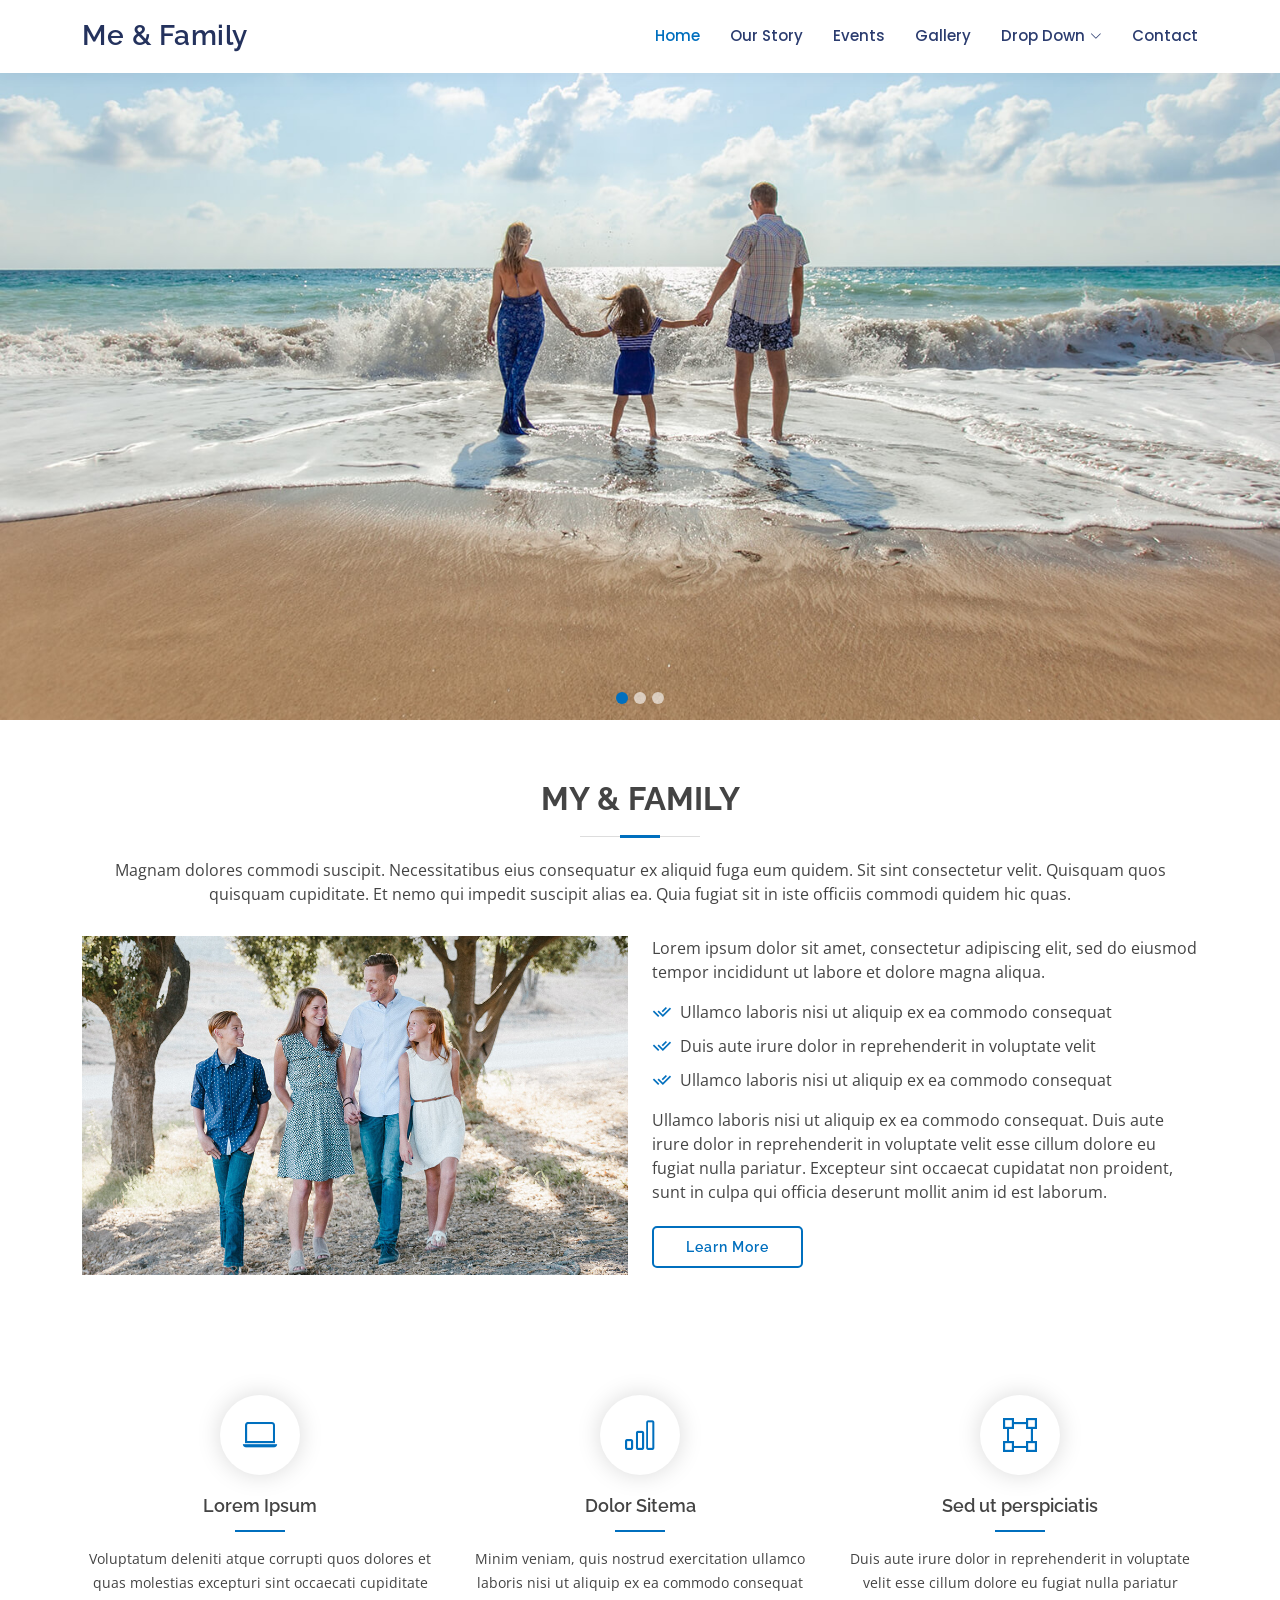
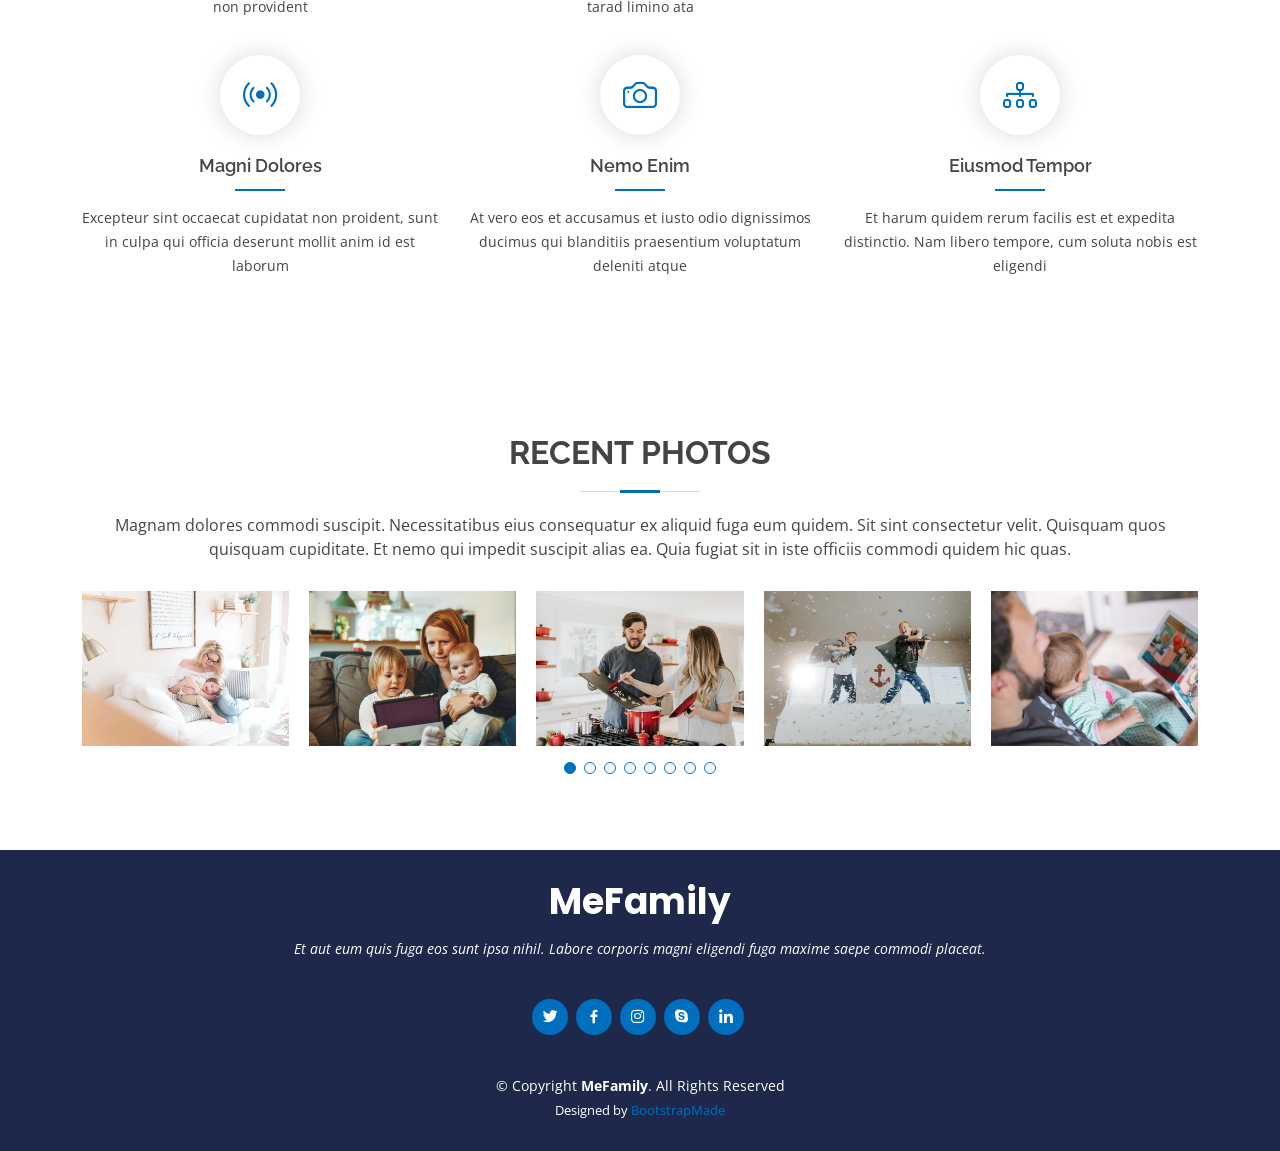
<file: Project/web/Assets/Template/family/index.html>
<!DOCTYPE html>
<html lang="en">

<head>
  <meta charset="utf-8">
  <meta content="width=device-width, initial-scale=1.0" name="viewport">

  <title>MeFamily Bootstrap Template - Index</title>
  <meta content="" name="description">
  <meta content="" name="keywords">

  <!-- Favicons -->
  <link href="assets/img/favicon.png" rel="icon">
  <link href="assets/img/apple-touch-icon.png" rel="apple-touch-icon">

  <!-- Google Fonts -->
  <link href="https://fonts.googleapis.com/css?family=Open+Sans:300,300i,400,400i,600,600i,700,700i|Raleway:300,300i,400,400i,500,500i,600,600i,700,700i|Poppins:300,300i,400,400i,500,500i,600,600i,700,700i" rel="stylesheet">

  <!-- Vendor CSS Files -->
  <link href="assets/vendor/bootstrap/css/bootstrap.min.css" rel="stylesheet">
  <link href="assets/vendor/bootstrap-icons/bootstrap-icons.css" rel="stylesheet">
  <link href="assets/vendor/boxicons/css/boxicons.min.css" rel="stylesheet">
  <link href="assets/vendor/glightbox/css/glightbox.min.css" rel="stylesheet">
  <link href="assets/vendor/remixicon/remixicon.css" rel="stylesheet">
  <link href="assets/vendor/swiper/swiper-bundle.min.css" rel="stylesheet">

  <!-- Template Main CSS File -->
  <link href="assets/css/style.css" rel="stylesheet">

  <!-- =======================================================
  * Template Name: MeFamily - v4.7.0
  * Template URL: https://bootstrapmade.com/family-multipurpose-html-bootstrap-template-free/
  * Author: BootstrapMade.com
  * License: https://bootstrapmade.com/license/
  ======================================================== -->
</head>

<body>

  <!-- ======= Header ======= -->
  <header id="header" class="fixed-top">
    <div class="container d-flex align-items-center justify-content-between">

      <h1 class="logo"><a href="index.html">Me &amp; Family</a></h1>
      <!-- Uncomment below if you prefer to use an image logo -->
      <!-- <a href="index.html" class="logo"><img src="assets/img/logo.png" alt="" class="img-fluid"></a>-->

      <nav id="navbar" class="navbar">
        <ul>
          <li><a class="active" href="index.html">Home</a></li>
          <li><a href="our-story.html">Our Story</a></li>
          <li><a href="events.html">Events</a></li>
          <li><a href="gallery.html">Gallery</a></li>
          <li class="dropdown"><a href="#"><span>Drop Down</span> <i class="bi bi-chevron-down"></i></a>
            <ul>
              <li><a href="#">Drop Down 1</a></li>
              <li class="dropdown"><a href="#"><span>Deep Drop Down</span> <i class="bi bi-chevron-right"></i></a>
                <ul>
                  <li><a href="#">Deep Drop Down 1</a></li>
                  <li><a href="#">Deep Drop Down 2</a></li>
                  <li><a href="#">Deep Drop Down 3</a></li>
                  <li><a href="#">Deep Drop Down 4</a></li>
                  <li><a href="#">Deep Drop Down 5</a></li>
                </ul>
              </li>
              <li><a href="#">Drop Down 2</a></li>
              <li><a href="#">Drop Down 3</a></li>
              <li><a href="#">Drop Down 4</a></li>
            </ul>
          </li>
          <li><a href="contact.html">Contact</a></li>
        </ul>
        <i class="bi bi-list mobile-nav-toggle"></i>
      </nav><!-- .navbar -->

    </div>
  </header><!-- End Header -->

  <!-- ======= Hero Section ======= -->
  <section id="hero">
    <div id="heroCarousel" data-bs-interval="5000" class="carousel slide carousel-fade" data-bs-ride="carousel">

      <ol class="carousel-indicators" id="hero-carousel-indicators"></ol>

      <div class="carousel-inner" role="listbox">

        <!-- Slide 1 -->
        <div class="carousel-item active" style="background-image: url(assets/img/slide/slide-1.jpg)">
        </div>

        <!-- Slide 2 -->
        <div class="carousel-item" style="background-image: url(assets/img/slide/slide-2.jpg)">
        </div>

        <!-- Slide 3 -->
        <div class="carousel-item" style="background-image: url(assets/img/slide/slide-3.jpg)">
        </div>

      </div>

      <a class="carousel-control-prev" href="#heroCarousel" role="button" data-bs-slide="prev">
        <span class="carousel-control-prev-icon bi bi-chevron-left" aria-hidden="true"></span>
      </a>

      <a class="carousel-control-next" href="#heroCarousel" role="button" data-bs-slide="next">
        <span class="carousel-control-next-icon bi bi-chevron-right" aria-hidden="true"></span>
      </a>

    </div>
  </section><!-- End Hero -->

  <main id="main">

    <!-- ======= My & Family Section ======= -->
    <section id="about" class="about">
      <div class="container">

        <div class="section-title">
          <h2>My & Family</h2>
          <p>Magnam dolores commodi suscipit. Necessitatibus eius consequatur ex aliquid fuga eum quidem. Sit sint consectetur velit. Quisquam quos quisquam cupiditate. Et nemo qui impedit suscipit alias ea. Quia fugiat sit in iste officiis commodi quidem hic quas.</p>
        </div>

        <div class="row content">
          <div class="col-lg-6">
            <img src="assets/img/about.jpg" class="img-fluid" alt="">
          </div>
          <div class="col-lg-6 pt-4 pt-lg-0">
            <p>
              Lorem ipsum dolor sit amet, consectetur adipiscing elit, sed do eiusmod tempor incididunt ut labore et dolore
              magna aliqua.
            </p>
            <ul>
              <li><i class="ri-check-double-line"></i> Ullamco laboris nisi ut aliquip ex ea commodo consequat</li>
              <li><i class="ri-check-double-line"></i> Duis aute irure dolor in reprehenderit in voluptate velit</li>
              <li><i class="ri-check-double-line"></i> Ullamco laboris nisi ut aliquip ex ea commodo consequat</li>
            </ul>
            <p>
              Ullamco laboris nisi ut aliquip ex ea commodo consequat. Duis aute irure dolor in reprehenderit in voluptate
              velit esse cillum dolore eu fugiat nulla pariatur. Excepteur sint occaecat cupidatat non proident, sunt in
              culpa qui officia deserunt mollit anim id est laborum.
            </p>
            <a href="our-story.html" class="btn-learn-more">Learn More</a>
          </div>
        </div>

      </div>
    </section><!-- End My & Family Section -->

    <!-- ======= Features Section ======= -->
    <section id="features" class="features">
      <div class="container">

        <div class="row">
          <div class="col-lg-4 col-md-6 icon-box">
            <div class="icon"><i class="bi bi-laptop"></i></div>
            <h4 class="title"><a href="">Lorem Ipsum</a></h4>
            <p class="description">Voluptatum deleniti atque corrupti quos dolores et quas molestias excepturi sint occaecati cupiditate non provident</p>
          </div>
          <div class="col-lg-4 col-md-6 icon-box">
            <div class="icon"><i class="bi bi-bar-chart"></i></div>
            <h4 class="title"><a href="">Dolor Sitema</a></h4>
            <p class="description">Minim veniam, quis nostrud exercitation ullamco laboris nisi ut aliquip ex ea commodo consequat tarad limino ata</p>
          </div>
          <div class="col-lg-4 col-md-6 icon-box">
            <div class="icon"><i class="bi bi-bounding-box"></i></div>
            <h4 class="title"><a href="">Sed ut perspiciatis</a></h4>
            <p class="description">Duis aute irure dolor in reprehenderit in voluptate velit esse cillum dolore eu fugiat nulla pariatur</p>
          </div>
          <div class="col-lg-4 col-md-6 icon-box">
            <div class="icon"><i class="bi bi-broadcast"></i></div>
            <h4 class="title"><a href="">Magni Dolores</a></h4>
            <p class="description">Excepteur sint occaecat cupidatat non proident, sunt in culpa qui officia deserunt mollit anim id est laborum</p>
          </div>
          <div class="col-lg-4 col-md-6 icon-box">
            <div class="icon"><i class="bi bi-camera"></i></div>
            <h4 class="title"><a href="">Nemo Enim</a></h4>
            <p class="description">At vero eos et accusamus et iusto odio dignissimos ducimus qui blanditiis praesentium voluptatum deleniti atque</p>
          </div>
          <div class="col-lg-4 col-md-6 icon-box">
            <div class="icon"><i class="bi bi-diagram-3"></i></div>
            <h4 class="title"><a href="">Eiusmod Tempor</a></h4>
            <p class="description">Et harum quidem rerum facilis est et expedita distinctio. Nam libero tempore, cum soluta nobis est eligendi</p>
          </div>
        </div>

      </div>
    </section><!-- End Features Section -->

    <!-- ======= Recent Photos Section ======= -->
    <section id="recent-photos" class="recent-photos">
      <div class="container">

        <div class="section-title">
          <h2>Recent Photos</h2>
          <p>Magnam dolores commodi suscipit. Necessitatibus eius consequatur ex aliquid fuga eum quidem. Sit sint consectetur velit. Quisquam quos quisquam cupiditate. Et nemo qui impedit suscipit alias ea. Quia fugiat sit in iste officiis commodi quidem hic quas.</p>
        </div>

        <div class="recent-photos-slider swiper">
          <div class="swiper-wrapper align-items-center">
            <div class="swiper-slide"><a href="assets/img/recent-photos/recent-photos-1.jpg" class="glightbox"><img src="assets/img/recent-photos/recent-photos-1.jpg" class="img-fluid" alt=""></a></div>
            <div class="swiper-slide"><a href="assets/img/recent-photos/recent-photos-2.jpg" class="glightbox"><img src="assets/img/recent-photos/recent-photos-2.jpg" class="img-fluid" alt=""></a></div>
            <div class="swiper-slide"><a href="assets/img/recent-photos/recent-photos-3.jpg" class="glightbox"><img src="assets/img/recent-photos/recent-photos-3.jpg" class="img-fluid" alt=""></a></div>
            <div class="swiper-slide"><a href="assets/img/recent-photos/recent-photos-4.jpg" class="glightbox"><img src="assets/img/recent-photos/recent-photos-4.jpg" class="img-fluid" alt=""></a></div>
            <div class="swiper-slide"><a href="assets/img/recent-photos/recent-photos-5.jpg" class="glightbox"><img src="assets/img/recent-photos/recent-photos-5.jpg" class="img-fluid" alt=""></a></div>
            <div class="swiper-slide"><a href="assets/img/recent-photos/recent-photos-6.jpg" class="glightbox"><img src="assets/img/recent-photos/recent-photos-6.jpg" class="img-fluid" alt=""></a></div>
            <div class="swiper-slide"><a href="assets/img/recent-photos/recent-photos-7.jpg" class="glightbox"><img src="assets/img/recent-photos/recent-photos-7.jpg" class="img-fluid" alt=""></a></div>
            <div class="swiper-slide"><a href="assets/img/recent-photos/recent-photos-8.jpg" class="glightbox"><img src="assets/img/recent-photos/recent-photos-8.jpg" class="img-fluid" alt=""></a></div>
          </div>
          <div class="swiper-pagination"></div>
        </div>

      </div>
    </section><!-- End Recent Photos Section -->

  </main><!-- End #main -->

  <!-- ======= Footer ======= -->
  <footer id="footer">
    <div class="container">
      <h3>MeFamily</h3>
      <p>Et aut eum quis fuga eos sunt ipsa nihil. Labore corporis magni eligendi fuga maxime saepe commodi placeat.</p>
      <div class="social-links">
        <a href="#" class="twitter"><i class="bx bxl-twitter"></i></a>
        <a href="#" class="facebook"><i class="bx bxl-facebook"></i></a>
        <a href="#" class="instagram"><i class="bx bxl-instagram"></i></a>
        <a href="#" class="google-plus"><i class="bx bxl-skype"></i></a>
        <a href="#" class="linkedin"><i class="bx bxl-linkedin"></i></a>
      </div>
      <div class="copyright">
        &copy; Copyright <strong><span>MeFamily</span></strong>. All Rights Reserved
      </div>
      <div class="credits">
        <!-- All the links in the footer should remain intact. -->
        <!-- You can delete the links only if you purchased the pro version. -->
        <!-- Licensing information: https://bootstrapmade.com/license/ -->
        <!-- Purchase the pro version with working PHP/AJAX contact form: https://bootstrapmade.com/family-multipurpose-html-bootstrap-template-free/ -->
        Designed by <a href="https://bootstrapmade.com/">BootstrapMade</a>
      </div>
    </div>
  </footer><!-- End Footer -->

  <a href="#" class="back-to-top d-flex align-items-center justify-content-center"><i class="bi bi-arrow-up-short"></i></a>

  <!-- Vendor JS Files -->
  <script src="assets/vendor/bootstrap/js/bootstrap.bundle.min.js"></script>
  <script src="assets/vendor/glightbox/js/glightbox.min.js"></script>
  <script src="assets/vendor/isotope-layout/isotope.pkgd.min.js"></script>
  <script src="assets/vendor/swiper/swiper-bundle.min.js"></script>
  <script src="assets/vendor/php-email-form/validate.js"></script>

  <!-- Template Main JS File -->
  <script src="assets/js/main.js"></script>

</body>

</html>
</file>
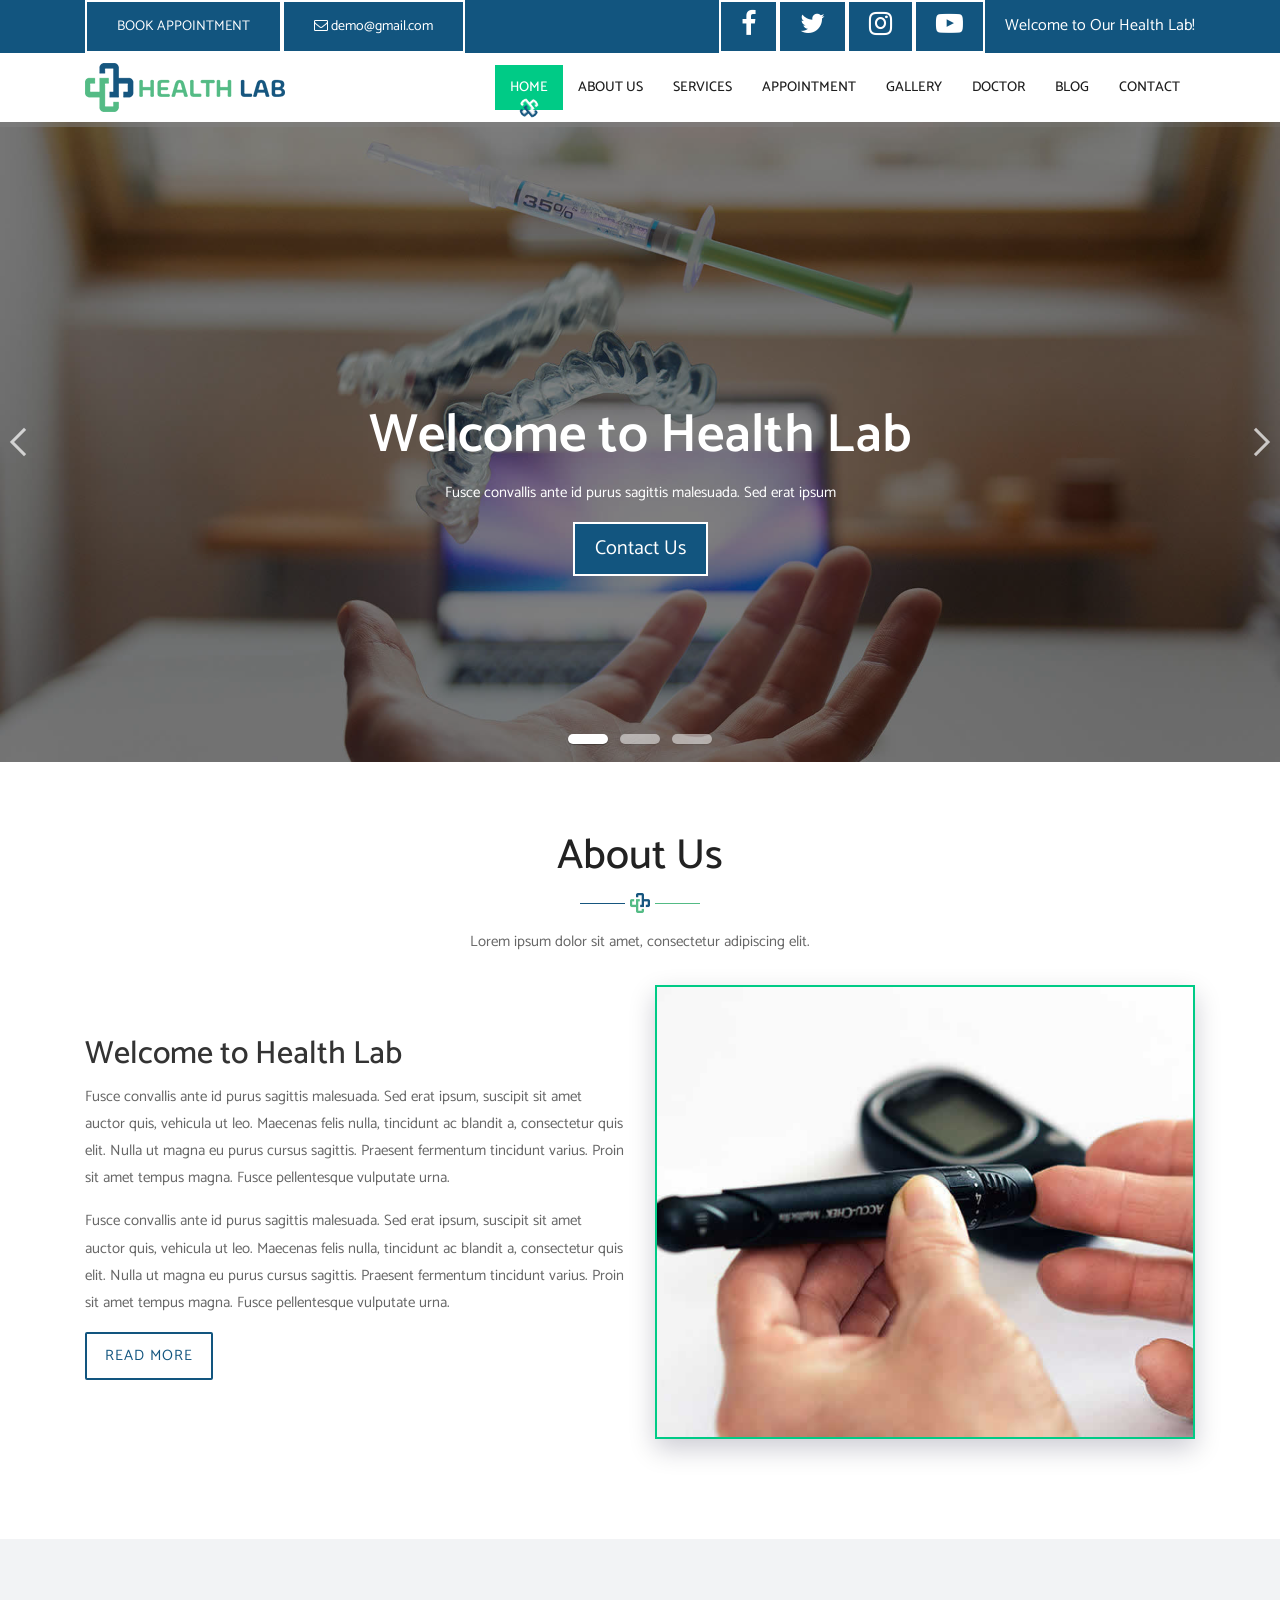
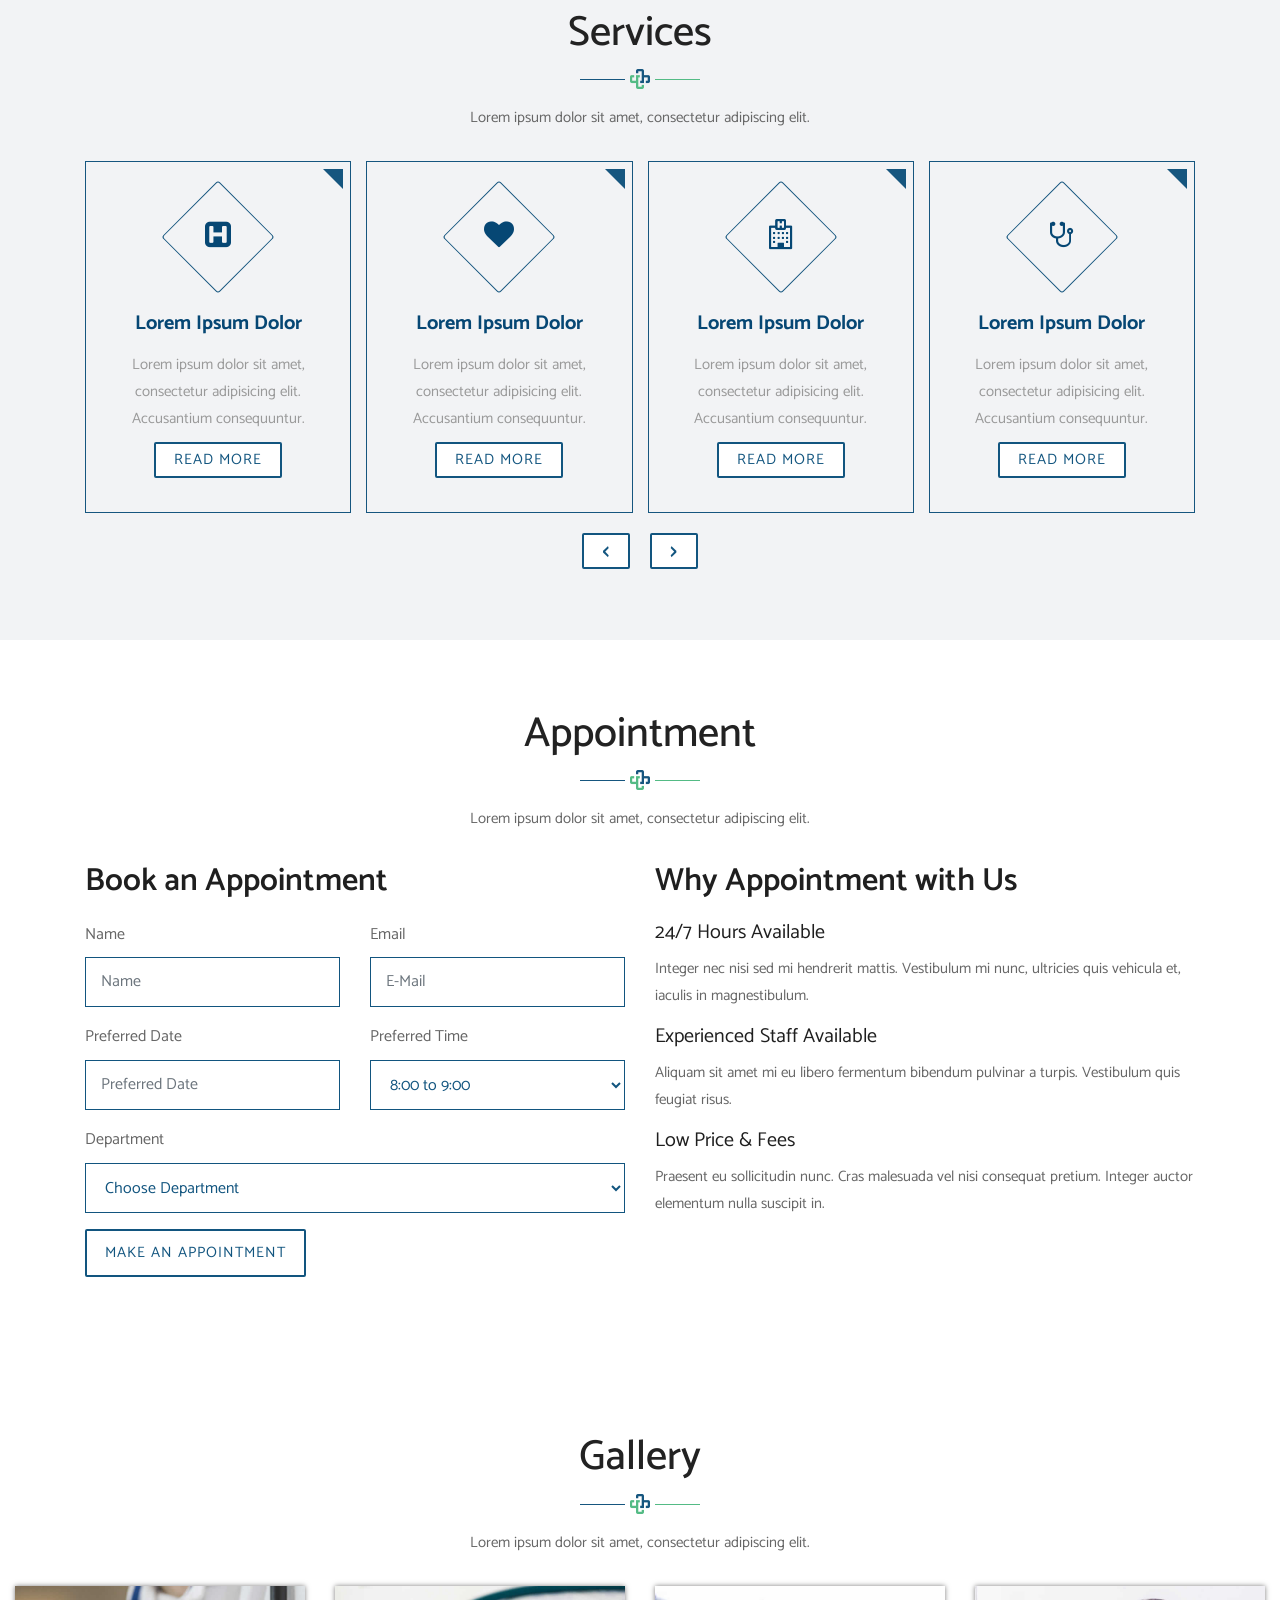
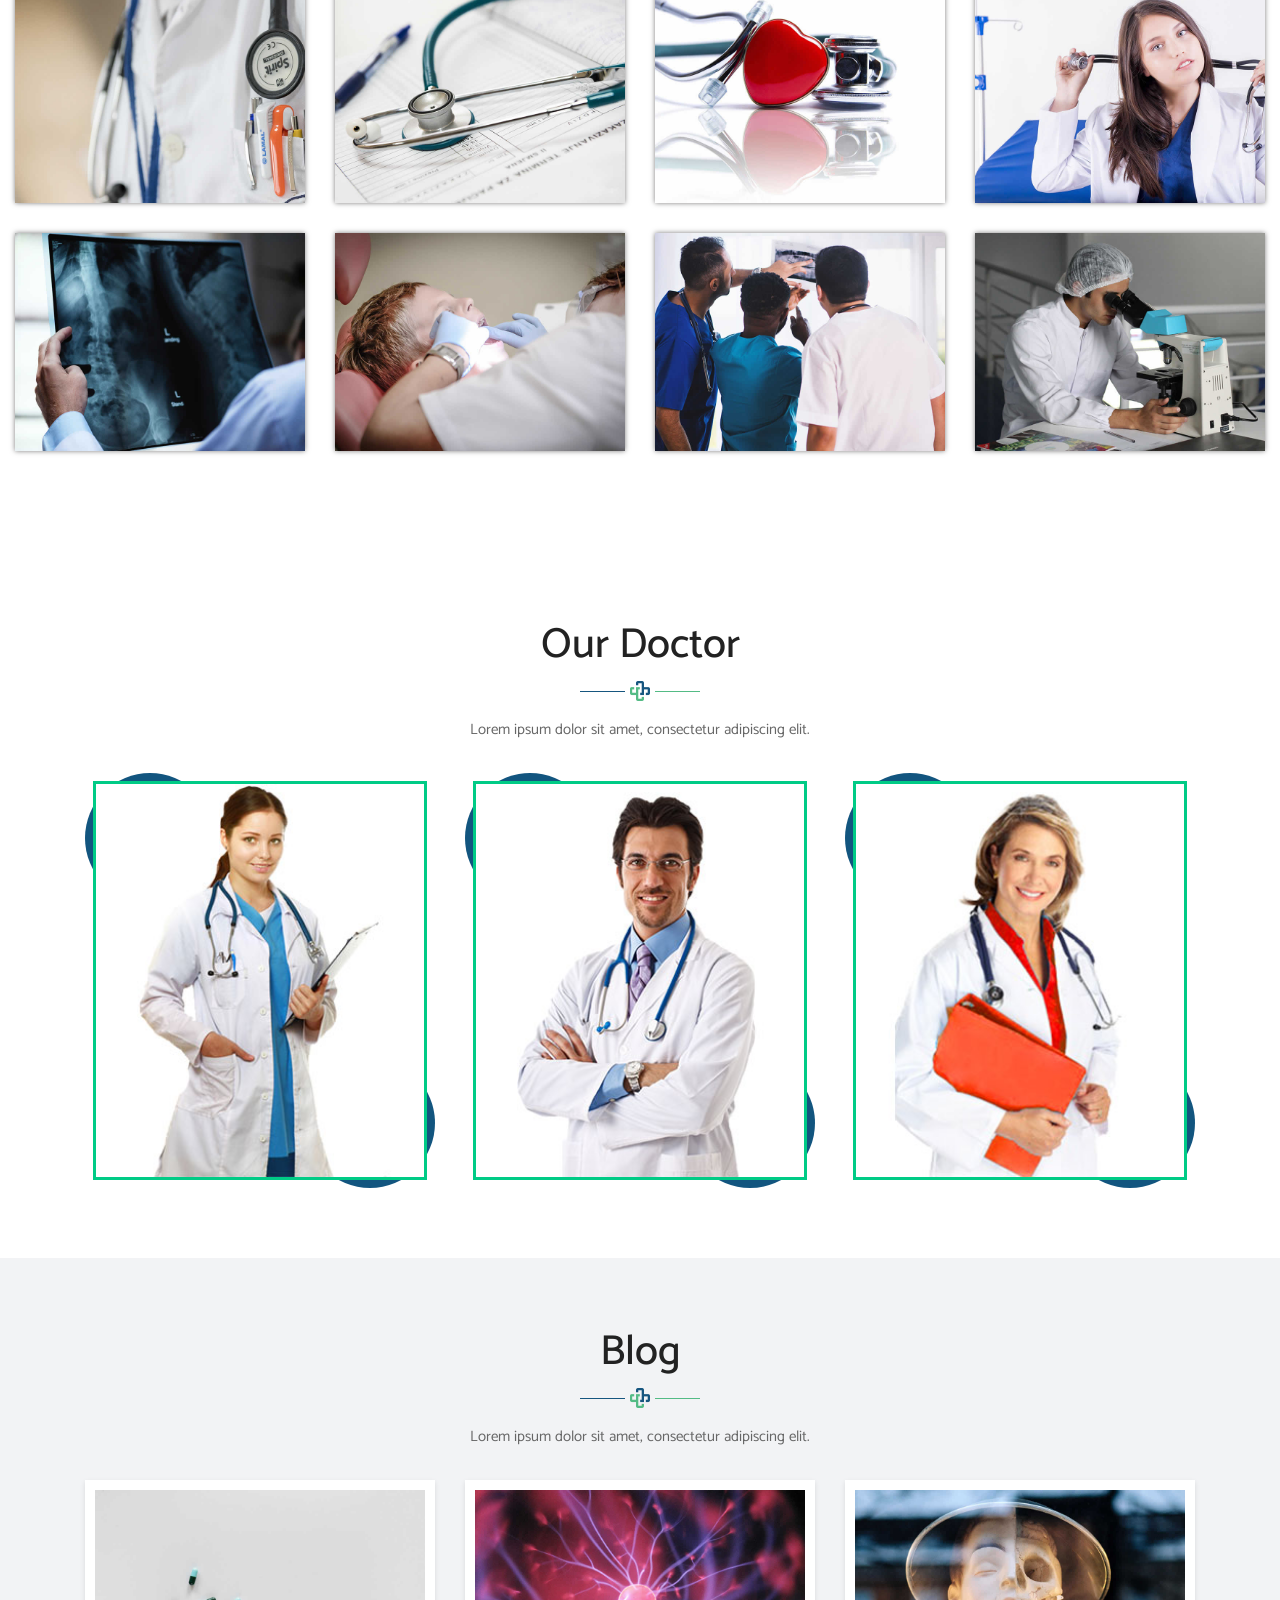
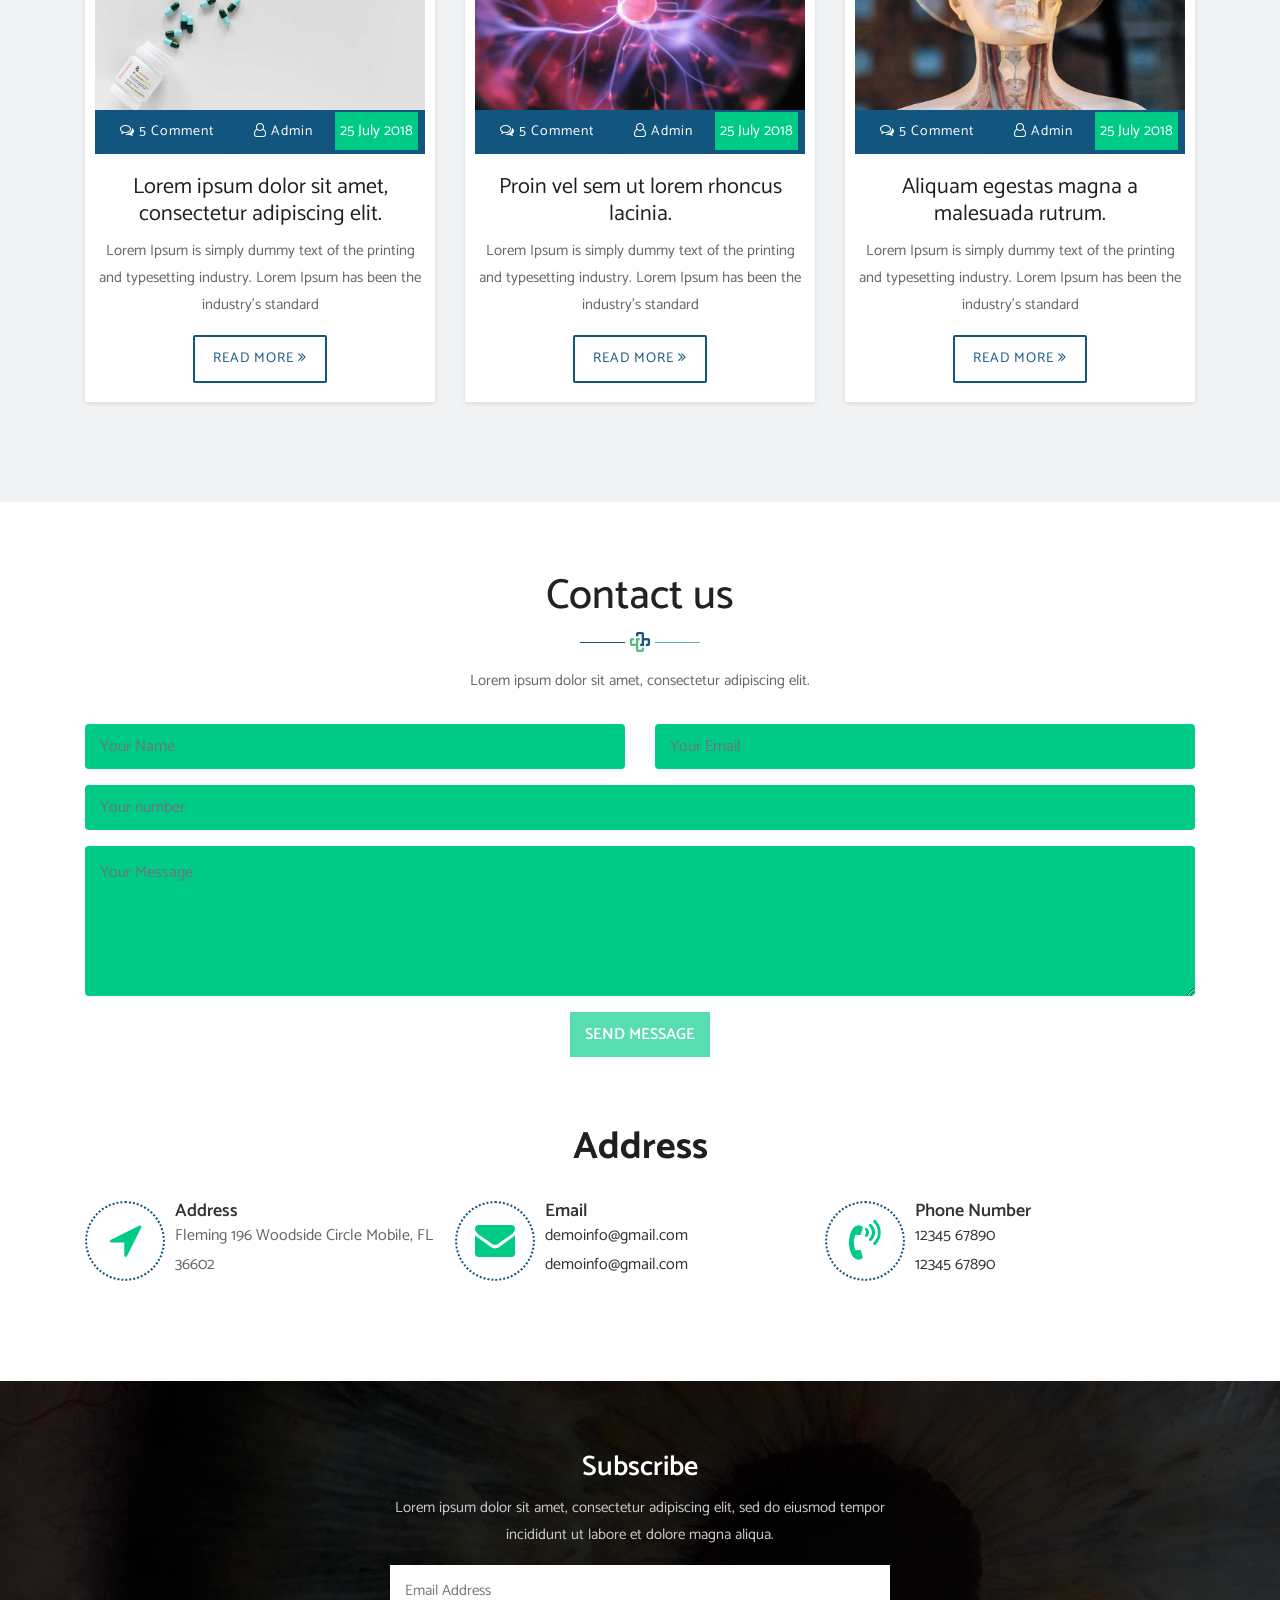
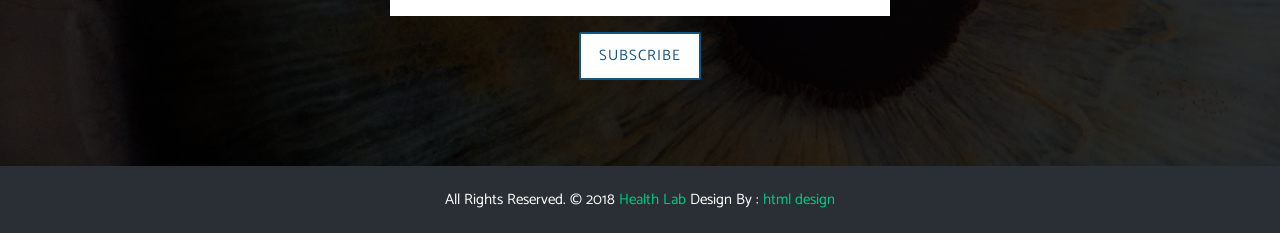
<file: Project/web/Assets/Template/Home/index.html>
<!DOCTYPE html>
<html lang="en"><!-- Basic -->
<head>
	<meta charset="utf-8">
    <meta http-equiv="X-UA-Compatible" content="IE=edge">   
   
    <!-- Mobile Metas -->
    <meta name="viewport" content="width=device-width, minimum-scale=1.0, maximum-scale=1.0, user-scalable=no">
 
     <!-- Site Metas -->
    <title>Health Lab - Responsive HTML5 Template</title>  
    <meta name="keywords" content="">
    <meta name="description" content="">
    <meta name="author" content="">

    <!-- Site Icons -->
    <link rel="shortcut icon" href="images/favicon.ico" type="image/x-icon">
    <link rel="apple-touch-icon" href="images/apple-touch-icon.png">

    <!-- Bootstrap CSS -->
    <link rel="stylesheet" href="css/bootstrap.min.css">
    <!-- Pogo Slider CSS -->
    <link rel="stylesheet" href="css/pogo-slider.min.css">
	<!-- Site CSS -->
    <link rel="stylesheet" href="css/style.css">    
    <!-- Responsive CSS -->
    <link rel="stylesheet" href="css/responsive.css">
    <!-- Custom CSS -->
    <link rel="stylesheet" href="css/custom.css">

    <!--[if lt IE 9]>
      <script src="https://oss.maxcdn.com/libs/html5shiv/3.7.0/html5shiv.js"></script>
      <script src="https://oss.maxcdn.com/libs/respond.js/1.4.2/respond.min.js"></script>
    <![endif]-->

</head>
<body id="home" data-spy="scroll" data-target="#navbar-wd" data-offset="98">

	<!-- LOADER -->
     <!-- <div id="preloader">
		<div class="loader">
			<img src="images/preloader.gif" alt="" />
		</div>
    </div>end loader -->
    <!-- END LOADER -->
	
	<!-- Start top bar -->
	<div class="main-top">
		<div class="container">
			<div class="row">
				<div class="col-lg-6">
					<div class="left-top">
						<a class="new-btn-d br-2" href="#"><span>Book Appointment</span></a>
						<div class="mail-b"><a href="#"><i class="fa fa-envelope-o" aria-hidden="true"></i> demo@gmail.com</a></div>
					</div>
				</div>
				<div class="col-lg-6">
					<div class="wel-nots">
						<p>Welcome to Our Health Lab!</p>
					</div>
					<div class="right-top">
						<ul>
							<li><a href="#"><i class="fa fa-facebook" aria-hidden="true"></i></a></li>
							<li><a href="#"><i class="fa fa-twitter" aria-hidden="true"></i></a></li>
							<li><a href="#"><i class="fa fa-instagram" aria-hidden="true"></i></a></li>
							<li><a href="#"><i class="fa fa-youtube-play" aria-hidden="true"></i></a></li>
						</ul>
					</div>
				</div>
			</div>
		</div>
	</div>
	<!-- End top bar -->
	
	<!-- Start header -->
	<header class="top-header">
		<nav class="navbar header-nav navbar-expand-lg">
            <div class="container">
				<a class="navbar-brand" href="index.html"><img src="images/logo.png" alt="image"></a>
				<button class="navbar-toggler" type="button" data-toggle="collapse" data-target="#navbar-wd" aria-controls="navbar-wd" aria-expanded="false" aria-label="Toggle navigation">
					<span></span>
					<span></span>
					<span></span>
				</button>
                <div class="collapse navbar-collapse justify-content-end" id="navbar-wd">
                    <ul class="navbar-nav">
                        <li><a class="nav-link active" href="#home">Home</a></li>
                        <li><a class="nav-link" href="#about">About Us</a></li>
                        <li><a class="nav-link" href="#services">Services</a></li>
						<li><a class="nav-link" href="#appointment">Appointment</a></li>
                        <li><a class="nav-link" href="#gallery">Gallery</a></li>
						<li><a class="nav-link" href="#team">Doctor</a></li>
                        <li><a class="nav-link" href="#blog">Blog</a></li>
						<li><a class="nav-link" href="#contact">Contact</a></li>
                    </ul>
                </div>
            </div>
        </nav>
	</header>
	<!-- End header -->
	
	<!-- Start Banner -->
	<div class="ulockd-home-slider">
		<div class="container-fluid">
			<div class="row">
				<div class="pogoSlider" id="js-main-slider">
					<div class="pogoSlider-slide" data-transition="fade" data-duration="1500" style="background-image:url(images/slider-01.jpg);">
						<div class="lbox-caption pogoSlider-slide-element">
							<div class="lbox-details">
								<h1>Welcome to Health Lab</h1>
								<p>Fusce convallis ante id purus sagittis malesuada. Sed erat ipsum </p>
								<a href="#" class="btn">Contact Us</a>
							</div>
						</div>
					</div>
					<div class="pogoSlider-slide" data-transition="fade" data-duration="1500" style="background-image:url(images/slider-02.jpg);">
						<div class="lbox-caption pogoSlider-slide-element">
							<div class="lbox-details">
								<h1>We are Expert in The Field of Health Lab</h1>
								<p>Fusce convallis ante id purus sagittis malesuada. Sed erat ipsum</p>
								<a href="#appointment" class="btn">Appointment</a>
							</div>
						</div>
					</div>
					<div class="pogoSlider-slide" data-transition="fade" data-duration="1500" style="background-image:url(images/slider-03.jpg);">
						<div class="lbox-caption pogoSlider-slide-element">
							<div class="lbox-details">
								<h1>Welcome to Health Lab</h1>
								<p>Fusce convallis ante id purus sagittis malesuada. Sed erat ipsum </p>
								<a href="#" class="btn">Contact Us</a>
							</div>
						</div>
						
					</div>
				</div><!-- .pogoSlider -->
			</div>
		</div>
	</div>
	<!-- End Banner -->
	
	<!-- Start About us -->
	<div id="about" class="about-box">
		<div class="about-a1">
			<div class="container">
				<div class="row">
					<div class="col-lg-12">
						<div class="title-box">
							<h2>About Us</h2>
							<p>Lorem ipsum dolor sit amet, consectetur adipiscing elit. </p>
						</div>
					</div>
				</div>
				<div class="row">
					<div class="col-lg-12 col-md-12 col-sm-12">
						<div class="row align-items-center about-main-info">
							<div class="col-lg-6 col-md-6 col-sm-12">
								<h2> Welcome to Health Lab </h2>
								<p>Fusce convallis ante id purus sagittis malesuada. Sed erat ipsum, suscipit sit amet auctor quis, vehicula ut leo. Maecenas felis nulla, tincidunt ac blandit a, consectetur quis elit. Nulla ut magna eu purus cursus sagittis. Praesent fermentum tincidunt varius. Proin sit amet tempus magna. Fusce pellentesque vulputate urna. </p>
								<p>Fusce convallis ante id purus sagittis malesuada. Sed erat ipsum, suscipit sit amet auctor quis, vehicula ut leo. Maecenas felis nulla, tincidunt ac blandit a, consectetur quis elit. Nulla ut magna eu purus cursus sagittis. Praesent fermentum tincidunt varius. Proin sit amet tempus magna. Fusce pellentesque vulputate urna. </p>
								<a href="#" class="new-btn-d br-2">Read More</a>
							</div>
							<div class="col-lg-6 col-md-6 col-sm-12">
								<div class="about-m">
									<ul id="banner">
										<li>
											<img src="images/about-img-01.jpg" alt="">
										</li>
										<li>
											<img src="images/about-img-02.jpg" alt="">
										</li>
										<li>
											<img src="images/about-img-03.jpg" alt="">
										</li>
									</ul>
								</div>
							</div>
						</div>
					</div>
				</div>
			</div>
		</div>
	</div>
	<!-- End About us -->
	
	<!-- Start Services -->
	<div id="services" class="services-box">
		<div class="container">
			<div class="row">
				<div class="col-lg-12">
					<div class="title-box">
						<h2>Services</h2>
						<p>Lorem ipsum dolor sit amet, consectetur adipiscing elit. </p>
					</div>
				</div>
			</div>
			
			<div class="row">
				<div class="col-lg-12">
					<div class="owl-carousel owl-theme">
						<div class="item">
							<div class="serviceBox">
								<div class="service-icon"><i class="fa fa-h-square" aria-hidden="true"></i></div>
								<h3 class="title">Lorem ipsum dolor</h3>
								<p class="description">
									Lorem ipsum dolor sit amet, consectetur adipisicing elit. Accusantium consequuntur.
								</p>
								<a href="#" class="new-btn-d br-2">Read More</a>
							</div>
						</div>
						<div class="item">
							<div class="serviceBox">
								<div class="service-icon"><i class="fa fa-heart" aria-hidden="true"></i></div>
								<h3 class="title">Lorem ipsum dolor</h3>
								<p class="description">
									Lorem ipsum dolor sit amet, consectetur adipisicing elit. Accusantium consequuntur.
								</p>
								<a href="#" class="new-btn-d br-2">Read More</a>
							</div>
						</div>
						<div class="item">
							<div class="serviceBox">
								<div class="service-icon"><i class="fa fa-hospital-o" aria-hidden="true"></i></div>
								<h3 class="title">Lorem ipsum dolor</h3>
								<p class="description">
									Lorem ipsum dolor sit amet, consectetur adipisicing elit. Accusantium consequuntur.
								</p>
								<a href="#" class="new-btn-d br-2">Read More</a>
							</div>
						</div>
						<div class="item">
							<div class="serviceBox">
								<div class="service-icon"><i class="fa fa-stethoscope" aria-hidden="true"></i></div>
								<h3 class="title">Lorem ipsum dolor</h3>
								<p class="description">
									Lorem ipsum dolor sit amet, consectetur adipisicing elit. Accusantium consequuntur.
								</p>
								<a href="#" class="new-btn-d br-2">Read More</a>
							</div>
						</div>
						<div class="item">
							<div class="serviceBox">
								<div class="service-icon"><i class="fa fa-wheelchair" aria-hidden="true"></i></div>
								<h3 class="title">Lorem ipsum dolor</h3>
								<p class="description">
									Lorem ipsum dolor sit amet, consectetur adipisicing elit. Accusantium consequuntur.
								</p>
								<a href="#" class="new-btn-d br-2">Read More</a>
							</div>
						</div>
						<div class="item">
							<div class="serviceBox">
								<div class="service-icon"><i class="fa fa-plus-square" aria-hidden="true"></i></div>
								<h3 class="title">Lorem ipsum dolor</h3>
								<p class="description">
									Lorem ipsum dolor sit amet, consectetur adipisicing elit. Accusantium consequuntur.
								</p>
								<a href="#" class="new-btn-d br-2">Read More</a>
							</div>
						</div>
						<div class="item"> 
							<div class="serviceBox">
								<div class="service-icon"><i class="fa fa-medkit" aria-hidden="true"></i></div>
								<h3 class="title">Lorem ipsum dolor</h3>
								<p class="description">
									Lorem ipsum dolor sit amet, consectetur adipisicing elit. Accusantium consequuntur.
								</p>
								<a href="#" class="new-btn-d br-2">Read More</a>
							</div>
						</div>
						<div class="item">
							<div class="serviceBox">
								<div class="service-icon"><i class="fa fa-user-md" aria-hidden="true"></i></div>
								<h3 class="title">Lorem ipsum dolor</h3>
								<p class="description">
									Lorem ipsum dolor sit amet, consectetur adipisicing elit. Accusantium consequuntur.
								</p>
								<a href="#" class="new-btn-d br-2">Read More</a>
							</div>
						</div>
						<div class="item">
							<div class="serviceBox">
								<div class="service-icon"><i class="fa fa-ambulance" aria-hidden="true"></i></div>
								<h3 class="title">Lorem ipsum dolor</h3>
								<p class="description">
									Lorem ipsum dolor sit amet, consectetur adipisicing elit. Accusantium consequuntur.
								</p>
								<a href="#" class="new-btn-d br-2">Read More</a>
							</div>
						</div>
					</div>
				</div>
			</div>			
		</div>
	</div>
	<!-- End Services -->
	
	<!-- Start Appointment -->
	<div id="appointment" class="appointment-main">
		<div class="container">
			<div class="row">
				<div class="col-lg-12">
					<div class="title-box">
						<h2>Appointment</h2>
						<p>Lorem ipsum dolor sit amet, consectetur adipiscing elit. </p>
					</div>
				</div>
			</div>
			<div class="row">
				<div class="col-lg-6 col-md-6">
					<div class="well-block">
                        <div class="well-title">
                            <h2>Book an Appointment</h2>
                        </div>
                        <form>
                            <!-- Form start -->
                            <div class="row">
                                <div class="col-md-6">
                                    <div class="form-group">
                                        <label class="control-label" for="name">Name</label>
                                        <input id="name" name="name" type="text" placeholder="Name" class="form-control input-md">
                                    </div>
                                </div>
                                <!-- Text input-->
                                <div class="col-md-6">
                                    <div class="form-group">
                                        <label class="control-label" for="email">Email</label>
                                        <input id="email" name="email" type="text" placeholder="E-Mail" class="form-control input-md">
                                    </div>
                                </div>
                                <!-- Text input-->
                                <div class="col-md-6">
                                    <div class="form-group">
                                        <label class="control-label" for="date">Preferred Date</label>
                                        <input id="date" name="date" type="text" placeholder="Preferred Date" class="form-control input-md">
                                    </div>
                                </div>
                                <!-- Select Basic -->
                                <div class="col-md-6">
                                    <div class="form-group">
                                        <label class="control-label" for="time">Preferred Time</label>
                                        <select id="time" name="time" class="form-control">
                                            <option value="8:00 to 9:00">8:00 to 9:00</option>
                                            <option value="9:00 to 10:00">9:00 to 10:00</option>
                                            <option value="10:00 to 1:00">10:00 to 1:00</option>
                                        </select>
                                    </div>
                                </div>
                                <!-- Select Basic -->
                                <div class="col-md-12">
                                    <div class="form-group">
                                        <label class="control-label" for="appointmentfor">Department</label>
                                        <select id="appointmentfor" name="appointmentfor" class="form-control">
                                            <option value="Choose Department">Choose Department</option>
											<option value="Gynacology">Gynacology</option>
											<option value="Dermatologist">Dermatologist</option>
											<option value="Orthology">Orthology</option>
											<option value="Anesthesiology">Anesthesiology</option>
											<option value="Ayurvedic">Ayurvedic</option>
                                        </select>
                                    </div>
                                </div>
                                <!-- Button -->
                                <div class="col-md-12">
                                    <div class="form-group">
                                        <button id="singlebutton" name="singlebutton" class="new-btn-d br-2">Make An Appointment</button>
                                    </div>
                                </div>
                            </div>
                        </form>
                        <!-- form end -->
                    </div>
				</div>
				<div class="col-lg-6 col-md-6">
					<div class="well-block">
                        <div class="well-title">
                            <h2>Why Appointment with Us</h2>
                        </div>
                        <div class="feature-block">
                            <div class="feature feature-blurb-text">
                                <h4 class="feature-title">24/7 Hours Available</h4>
                                <div class="feature-content">
                                    <p>Integer nec nisi sed mi hendrerit mattis. Vestibulum mi nunc, ultricies quis vehicula et, iaculis in magnestibulum.</p>
                                </div>
                            </div>
                            <div class="feature feature-blurb-text">
                                <h4 class="feature-title">Experienced Staff Available</h4>
                                <div class="feature-content">
                                    <p>Aliquam sit amet mi eu libero fermentum bibendum pulvinar a turpis. Vestibulum quis feugiat risus. </p>
                                </div>
                            </div>
                            <div class="feature feature-blurb-text">
                                <h4 class="feature-title">Low Price & Fees</h4>
                                <div class="feature-content">
                                    <p>Praesent eu sollicitudin nunc. Cras malesuada vel nisi consequat pretium. Integer auctor elementum nulla suscipit in.</p>
                                </div>
                            </div>
                        </div>
                    </div>
				</div>
			</div>
		</div>
	</div>
	<!-- End Appointment -->
	
	<!-- Start Gallery -->
	<div id="gallery" class="gallery-box">
		<div class="container-fluid">
			<div class="row">
				<div class="col-lg-12">
					<div class="title-box">
						<h2>Gallery</h2>
						<p>Lorem ipsum dolor sit amet, consectetur adipiscing elit. </p>
					</div>
				</div>
			</div>
			
			<div class="popup-gallery row clearfix">
				<div class="col-md-3 col-sm-6">
					<div class="box-gallery">
						<img src="images/gallery-01.jpg" alt="">
						<div class="box-content">	
							<h3 class="title">Lorem ipsum dolor</h3>
							<ul class="icon">
								<li><a href="images/gallery-01.jpg"><i class="fa fa-picture-o" aria-hidden="true"></i></a></li>								
							</ul>
						</div>
					</div>
				</div>
				<div class="col-md-3 col-sm-6">
					<div class="box-gallery">
						<img src="images/gallery-02.jpg" alt="">
						<div class="box-content">
							<h3 class="title">Lorem ipsum dolor</h3>
							<ul class="icon">
								<li><a href="images/gallery-02.jpg"><i class="fa fa-picture-o" aria-hidden="true"></i></a></li>								
							</ul>
						</div>
					</div>
				</div>
				<div class="col-md-3 col-sm-6">					
					<div class="box-gallery">
						<img src="images/gallery-03.jpg" alt="">
						<div class="box-content">							
							<ul class="icon">
								<li><a href="images/gallery-03.jpg"><i class="fa fa-picture-o" aria-hidden="true"></i></a></li>								
							</ul>
						</div>
					</div>
				</div>
				<div class="col-md-3 col-sm-6">
					<div class="box-gallery">
						<img src="images/gallery-04.jpg" alt="">
						<div class="box-content">	
							<h3 class="title">Lorem ipsum dolor</h3>
							<ul class="icon">
								<li><a href="images/gallery-04.jpg"><i class="fa fa-picture-o" aria-hidden="true"></i></a></li>								
							</ul>
						</div>
					</div>
				</div>
				<div class="col-md-3 col-sm-6">
					<div class="box-gallery">
						<img src="images/gallery-05.jpg" alt="">
						<div class="box-content">							
							<h3 class="title">Lorem ipsum dolor</h3>
							<ul class="icon">
								<li><a href="images/gallery-05.jpg"><i class="fa fa-picture-o" aria-hidden="true"></i></a></li>								
							</ul>
						</div>
					</div>
				</div>
				<div class="col-md-3 col-sm-6">					
					<div class="box-gallery">
						<img src="images/gallery-06.jpg" alt="">
						<div class="box-content">
							<h3 class="title">Lorem ipsum dolor</h3>
							<ul class="icon">
								<li><a href="images/gallery-06.jpg"><i class="fa fa-picture-o" aria-hidden="true"></i></a></li>								
							</ul>
						</div>
					</div>
				</div>
				<div class="col-md-3 col-sm-6">
					<div class="box-gallery">
						<img src="images/gallery-07.jpg" alt="">
						<div class="box-content">
							<h3 class="title">Lorem ipsum dolor</h3>
							<ul class="icon">
								<li><a href="images/gallery-07.jpg"><i class="fa fa-picture-o" aria-hidden="true"></i></a></li>								
							</ul>
						</div>
					</div>
				</div>
				<div class="col-md-3 col-sm-6">
					<div class="box-gallery">
						<img src="images/gallery-08.jpg" alt="">
						<div class="box-content">		
							<h3 class="title">Lorem ipsum dolor</h3>
							<ul class="icon">
								<li><a href="images/gallery-08.jpg"><i class="fa fa-picture-o" aria-hidden="true"></i></a></li>								
							</ul>
						</div>
					</div>
				</div>
			</div>
		</div>
	</div>
	<!-- End Gallery -->
	
	<!-- Start Team -->
	<div id="team" class="team-box">
		<div class="container">
			<div class="row">
				<div class="col-lg-12">
					<div class="title-box">
						<h2>Our Doctor</h2>
						<p>Lorem ipsum dolor sit amet, consectetur adipiscing elit. </p>
					</div>
				</div>
			</div>
			
			<div class="row">
                <div class="col-md-4 col-sm-6">
                    <div class="our-team">
                        <div class="pic">
                            <img src="images/img-1.jpg" alt="">
                        </div>
                        <div class="team-content">
                            <h3 class="title">Williamson</h3>
                            <span class="post">web developer</span>
                            <ul class="social">
                                <li><a href="#"><i class="fa fa-facebook" aria-hidden="true"></i></a></li>
                                <li><a href="#"><i class="fa fa-twitter" aria-hidden="true"></i></a></li>
                                <li><a href="#"><i class="fa fa-google-plus" aria-hidden="true"></i></a></li>
                                <li><a href="#"><i class="fa fa-youtube-play" aria-hidden="true"></i></a></li>
                            </ul>
                        </div>
                    </div>
                </div>

                <div class="col-md-4 col-sm-6">
                    <div class="our-team">
                        <div class="pic">
                            <img src="images/img-2.jpg" alt="">
                        </div>
                        <div class="team-content">
                            <h3 class="title">kristina</h3>
                            <span class="post">Web Designer</span>
                            <ul class="social">
                                <li><a href="#"><i class="fa fa-facebook" aria-hidden="true"></i></a></li>
                                <li><a href="#"><i class="fa fa-twitter" aria-hidden="true"></i></a></li>
                                <li><a href="#"><i class="fa fa-google-plus" aria-hidden="true"></i></a></li>
                                <li><a href="#"><i class="fa fa-youtube-play" aria-hidden="true"></i></a></li>
                            </ul>
                        </div>
                    </div>
                </div>

                <div class="col-md-4 col-sm-6">
                    <div class="our-team">
                        <div class="pic">
                            <img src="images/img-3.jpg" alt="">
                        </div>
                        <div class="team-content">
                            <h3 class="title">Steve Thomas</h3>
                            <span class="post">web developer</span>
                            <ul class="social">
                                <li><a href="#"><i class="fa fa-facebook" aria-hidden="true"></i></a></li>
                                <li><a href="#"><i class="fa fa-twitter" aria-hidden="true"></i></a></li>
                                <li><a href="#"><i class="fa fa-google-plus" aria-hidden="true"></i></a></li>
                                <li><a href="#"><i class="fa fa-youtube-play" aria-hidden="true"></i></a></li>
                            </ul>
                        </div>
                    </div>
                </div>
            </div>
			
		</div>
	</div>
	
	<!-- End Team -->
	
	<!-- Start Blog -->
	<div id="blog" class="blog-box">
		<div class="container">
			<div class="row">
				<div class="col-lg-12">
					<div class="title-box">
						<h2>Blog</h2>
						<p>Lorem ipsum dolor sit amet, consectetur adipiscing elit. </p>
					</div>
				</div>
			</div>
			<div class="row">
				<div class="col-lg-4 col-md-6 col-sm-12">
					<div class="blog-inner">
						<div class="blog-img">
							<img class="img-fluid" src="images/blog-img-01.jpg" alt="" />
						</div>
						<div class="item-meta">
							<a href="#"><i class="fa fa-comments-o"></i> 5 Comment </a>
							<a href="#"><i class="fa fa-user-o"></i> Admin</a>
							<span class="dti">25 July 2018</span>
						</div>
						<h2>Lorem ipsum dolor sit amet, consectetur adipiscing elit.</h2>
						<p>Lorem Ipsum is simply dummy text of the printing and typesetting industry. Lorem Ipsum has been the industry's standard </p>
						<a class="new-btn-d br-2" href="#">Read More <i class="fa fa-angle-double-right" aria-hidden="true"></i></a>
					</div>
				</div>
				<div class="col-lg-4 col-md-6 col-sm-12">
					<div class="blog-inner">
						<div class="blog-img">
							<img class="img-fluid" src="images/blog-img-02.jpg" alt="" />
						</div>
						<div class="item-meta">
							<a href="#"><i class="fa fa-comments-o"></i> 5 Comment </a>
							<a href="#"><i class="fa fa-user-o"></i> Admin</a>
							<span class="dti">25 July 2018</span>
						</div>
						<h2>Proin vel sem ut lorem rhoncus lacinia. </h2>
						<p>Lorem Ipsum is simply dummy text of the printing and typesetting industry. Lorem Ipsum has been the industry's standard </p>
						<a class="new-btn-d br-2" href="#">Read More <i class="fa fa-angle-double-right" aria-hidden="true"></i></a>
					</div>
				</div>
				<div class="col-lg-4 col-md-6 col-sm-12">
					<div class="blog-inner">
						<div class="blog-img">
							<img class="img-fluid" src="images/blog-img-03.jpg" alt="" />
						</div>
						<div class="item-meta">
							<a href="#"><i class="fa fa-comments-o"></i> 5 Comment </a>
							<a href="#"><i class="fa fa-user-o"></i> Admin</a>
							<span class="dti">25 July 2018</span>
						</div>
						<h2>Aliquam egestas magna a malesuada rutrum. </h2>
						<p>Lorem Ipsum is simply dummy text of the printing and typesetting industry. Lorem Ipsum has been the industry's standard </p>
						<a class="new-btn-d br-2" href="#">Read More <i class="fa fa-angle-double-right" aria-hidden="true"></i></a>
					</div>
				</div>
			</div>
		</div>
	</div>
	<!-- End Blog -->
	
	<!-- Start Contact -->
	<div id="contact" class="contact-box">
		<div class="container">
			<div class="row">
				<div class="col-lg-12">
					<div class="title-box">
						<h2>Contact us</h2>
						<p>Lorem ipsum dolor sit amet, consectetur adipiscing elit. </p>
					</div>
				</div>
			</div>
			<div class="row">
				
				<div class="col-lg-12 col-xs-12">
				  <div class="contact-block">
					<form id="contactForm">
					  <div class="row">
						<div class="col-md-6">
							<div class="form-group">
								<input type="text" class="form-control" id="name" name="name" placeholder="Your Name" required data-error="Please enter your name">
								<div class="help-block with-errors"></div>
							</div>                                 
						</div>
						<div class="col-md-6">
							<div class="form-group">
								<input type="text" placeholder="Your Email" id="email" class="form-control" name="name" required data-error="Please enter your email">
								<div class="help-block with-errors"></div>
							</div> 
						</div>
						<div class="col-md-12">
							<div class="form-group">
								<input type="text" placeholder="Your number" id="number" class="form-control" name="number" required data-error="Please enter your number">
								<div class="help-block with-errors"></div>
							</div> 
						</div>
						<div class="col-md-12">
							<div class="form-group"> 
								<textarea class="form-control" id="message" placeholder="Your Message" rows="8" data-error="Write your message" required></textarea>
								<div class="help-block with-errors"></div>
							</div>
							<div class="submit-button text-center">
								<button class="btn btn-common" id="submit" type="submit">Send Message</button>
								<div id="msgSubmit" class="h3 text-center hidden"></div> 
								<div class="clearfix"></div> 
							</div>
						</div>
					  </div>            
					</form>
				  </div>
				</div>
				
				
				<div class="col-lg-12 col-xs-12">
					<div class="left-contact">
						<h2>Address</h2>
						<div class="media cont-line">
							<div class="media-left icon-b">
								<i class="fa fa-location-arrow" aria-hidden="true"></i>
							</div>
							<div class="media-body dit-right">
								<h4>Address</h4>
								<p>Fleming 196 Woodside Circle Mobile, FL 36602</p>
							</div>
						</div>
						<div class="media cont-line">
							<div class="media-left icon-b">
								<i class="fa fa-envelope" aria-hidden="true"></i>
							</div>
							<div class="media-body dit-right">
								<h4>Email</h4>
								<a href="#">demoinfo@gmail.com</a><br>
								<a href="#">demoinfo@gmail.com</a>
							</div>
						</div>
						<div class="media cont-line">
							<div class="media-left icon-b">
								<i class="fa fa-volume-control-phone" aria-hidden="true"></i>
							</div>
							<div class="media-body dit-right">
								<h4>Phone Number</h4>
								<a href="#">12345 67890</a><br>
								<a href="#">12345 67890</a>
							</div>
						</div>
					</div>
				</div>
				
				
			</div>
		</div>
	</div>
	<!-- End Contact -->
	
	<!-- Start Subscribe -->
	<div class="subscribe-box">
		<div class="container">
			<div class="row">
				<div class="col-lg-12">
					<div class="subscribe-inner text-center clearfix">
						<h2>Subscribe</h2>
						<p>Lorem ipsum dolor sit amet, consectetur adipiscing elit, sed do eiusmod tempor incididunt ut labore et dolore magna aliqua.</p>
						<form action="#" method="post">
							<div class="form-group">
								<input class="form-control-1" id="email-1" name="email" placeholder="Email Address" required="" type="text">
							</div>
							<div class="form-group">
								<button type="submit" class="new-btn-d br-2">
									Subscribe
								</button>
							</div>
						</form>
					</div>
				</div>
			</div>
		</div>
	</div>
	<!-- End Subscribe -->
	
	<!-- Start Footer -->
	<footer class="footer-box">
		<div class="container">
			<div class="row">
				<div class="col-lg-12">
					<p class="footer-company-name">All Rights Reserved. &copy; 2018 <a href="#">Health Lab</a> Design By : <a href="https://html.design/">html design</a></p>
				</div>
			</div>
		</div>
	</footer>
	<!-- End Footer -->
	
	<a href="#" id="scroll-to-top" class="new-btn-d br-2"><i class="fa fa-angle-up"></i></a>

	<!-- ALL JS FILES -->
	<script src="js/jquery.min.js"></script>
	<script src="js/popper.min.js"></script>
	<script src="js/bootstrap.min.js"></script>
    <!-- ALL PLUGINS -->
	<script src="js/jquery.magnific-popup.min.js"></script>
    <script src="js/jquery.pogo-slider.min.js"></script> 
	<script src="js/slider-index.js"></script>
	<script src="js/smoothscroll.js"></script>
	<script src="js/TweenMax.min.js"></script>
	<script src="js/main.js"></script>
	<script src="js/owl.carousel.min.js"></script>
	<script src="js/form-validator.min.js"></script>
    <script src="js/contact-form-script.js"></script>
	<script src="js/isotope.min.js"></script>	
	<script src="js/images-loded.min.js"></script>	
    <script src="js/custom.js"></script>
</body>
</html>
</file>
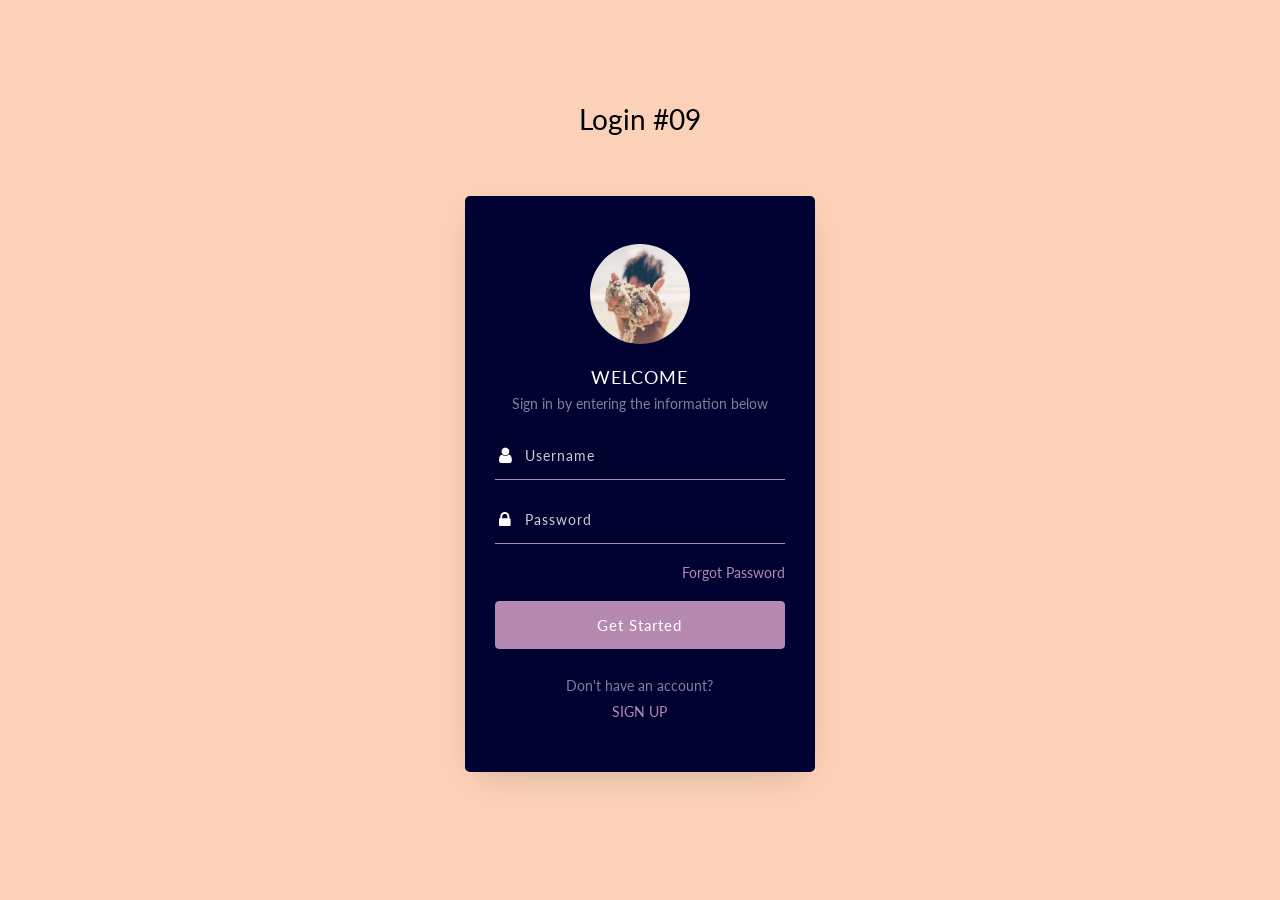
<file: Project/web/Assets/Template/login/index.html>
<!doctype html>
<html lang="en">
  <head>
  	<title>Login 09</title>
    <meta charset="utf-8">
    <meta name="viewport" content="width=device-width, initial-scale=1, shrink-to-fit=no">

	<link href="https://fonts.googleapis.com/css?family=Lato:300,400,700&display=swap" rel="stylesheet">

	<link rel="stylesheet" href="https://stackpath.bootstrapcdn.com/font-awesome/4.7.0/css/font-awesome.min.css">
	
	<link rel="stylesheet" href="css/style.css">

	</head>
	<body>
	<section class="ftco-section">
		<div class="container">
			<div class="row justify-content-center">
				<div class="col-md-6 text-center mb-5">
					<h2 class="heading-section">Login #09</h2>
				</div>
			</div>
			<div class="row justify-content-center">
				<div class="col-md-6 col-lg-4">
					<div class="login-wrap py-5">
		      	<div class="img d-flex align-items-center justify-content-center" style="background-image: url(images/bg.jpg);"></div>
		      	<h3 class="text-center mb-0">Welcome</h3>
		      	<p class="text-center">Sign in by entering the information below</p>
						<form action="#" class="login-form">
		      		<div class="form-group">
		      			<div class="icon d-flex align-items-center justify-content-center"><span class="fa fa-user"></span></div>
		      			<input type="text" class="form-control" placeholder="Username" required>
		      		</div>
	            <div class="form-group">
	            	<div class="icon d-flex align-items-center justify-content-center"><span class="fa fa-lock"></span></div>
	              <input type="password" class="form-control" placeholder="Password" required>
	            </div>
	            <div class="form-group d-md-flex">
								<div class="w-100 text-md-right">
									<a href="#">Forgot Password</a>
								</div>
	            </div>
	            <div class="form-group">
	            	<button type="submit" class="btn form-control btn-primary rounded submit px-3">Get Started</button>
	            </div>
	          </form>
	          <div class="w-100 text-center mt-4 text">
	          	<p class="mb-0">Don't have an account?</p>
		          <a href="#">Sign Up</a>
	          </div>
	        </div>
				</div>
			</div>
		</div>
	</section>

	<script src="js/jquery.min.js"></script>
  <script src="js/popper.js"></script>
  <script src="js/bootstrap.min.js"></script>
  <script src="js/main.js"></script>

	</body>
</html>
</file>
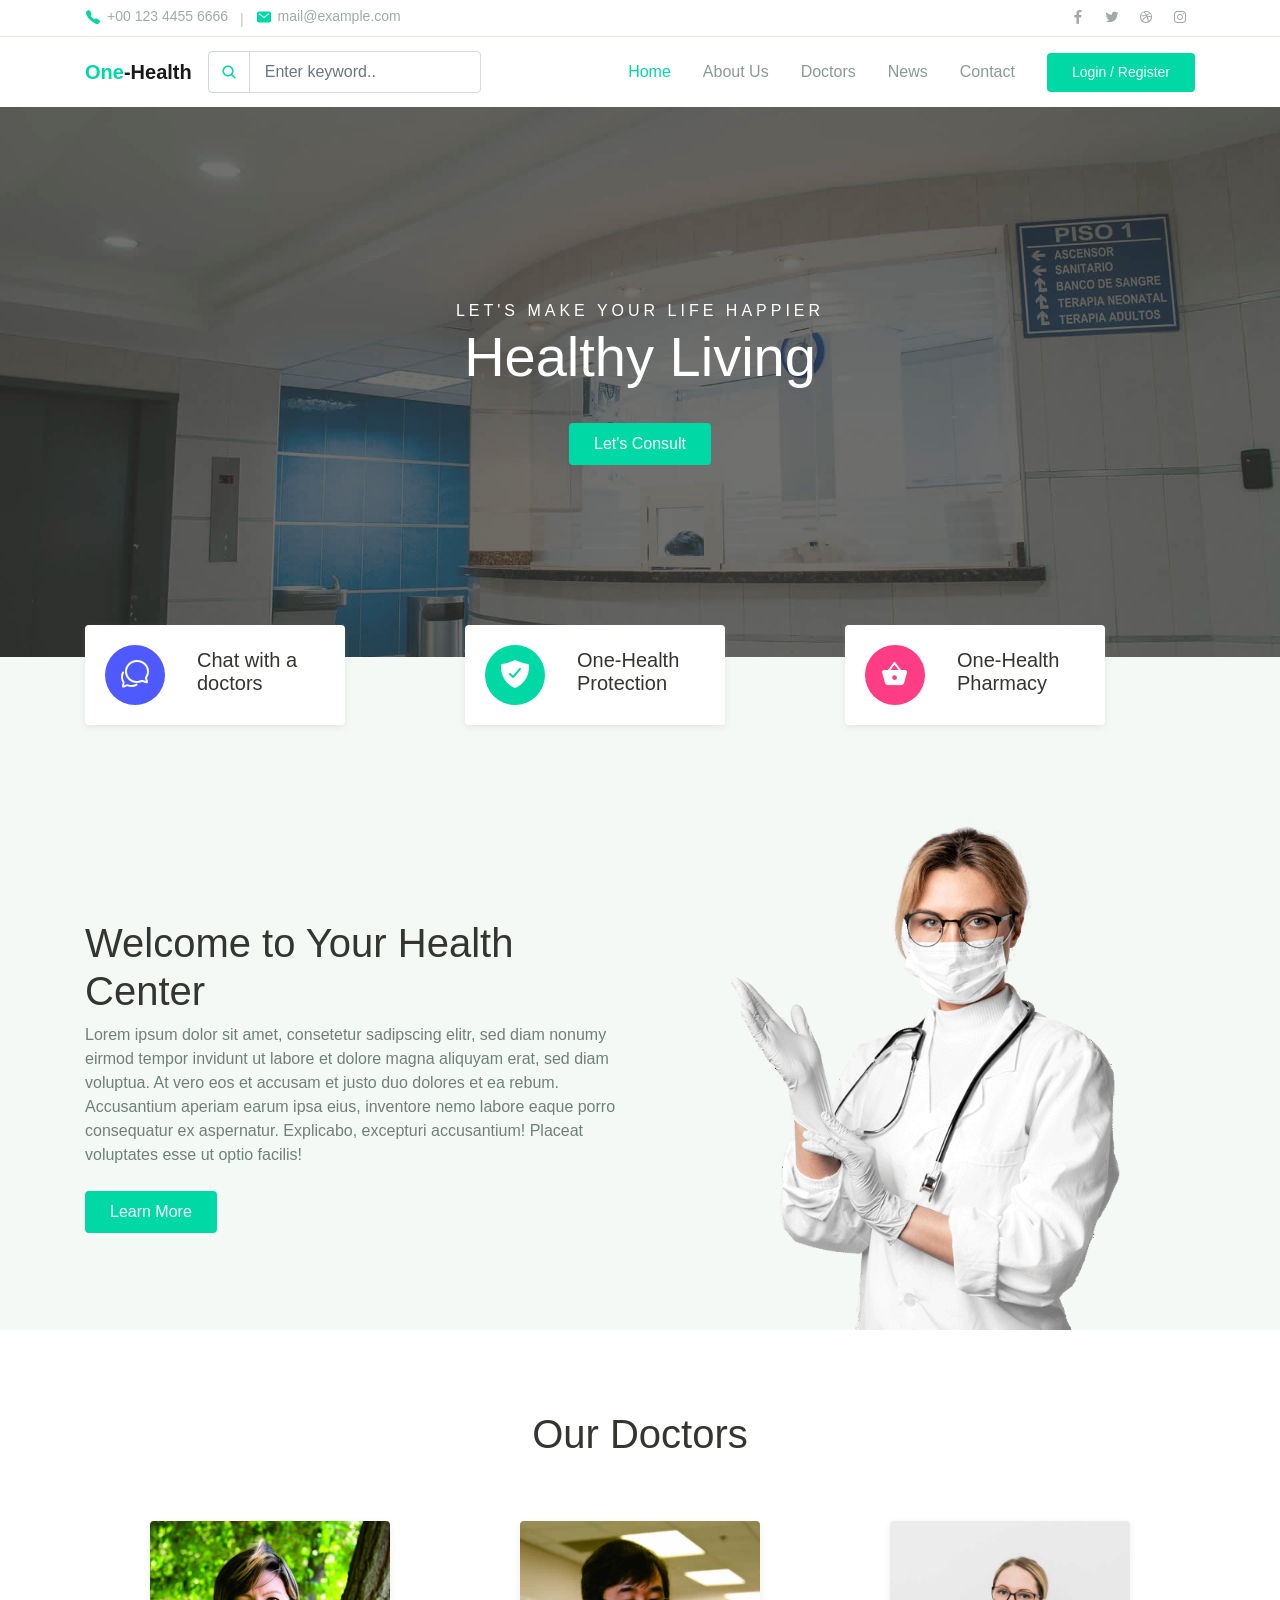
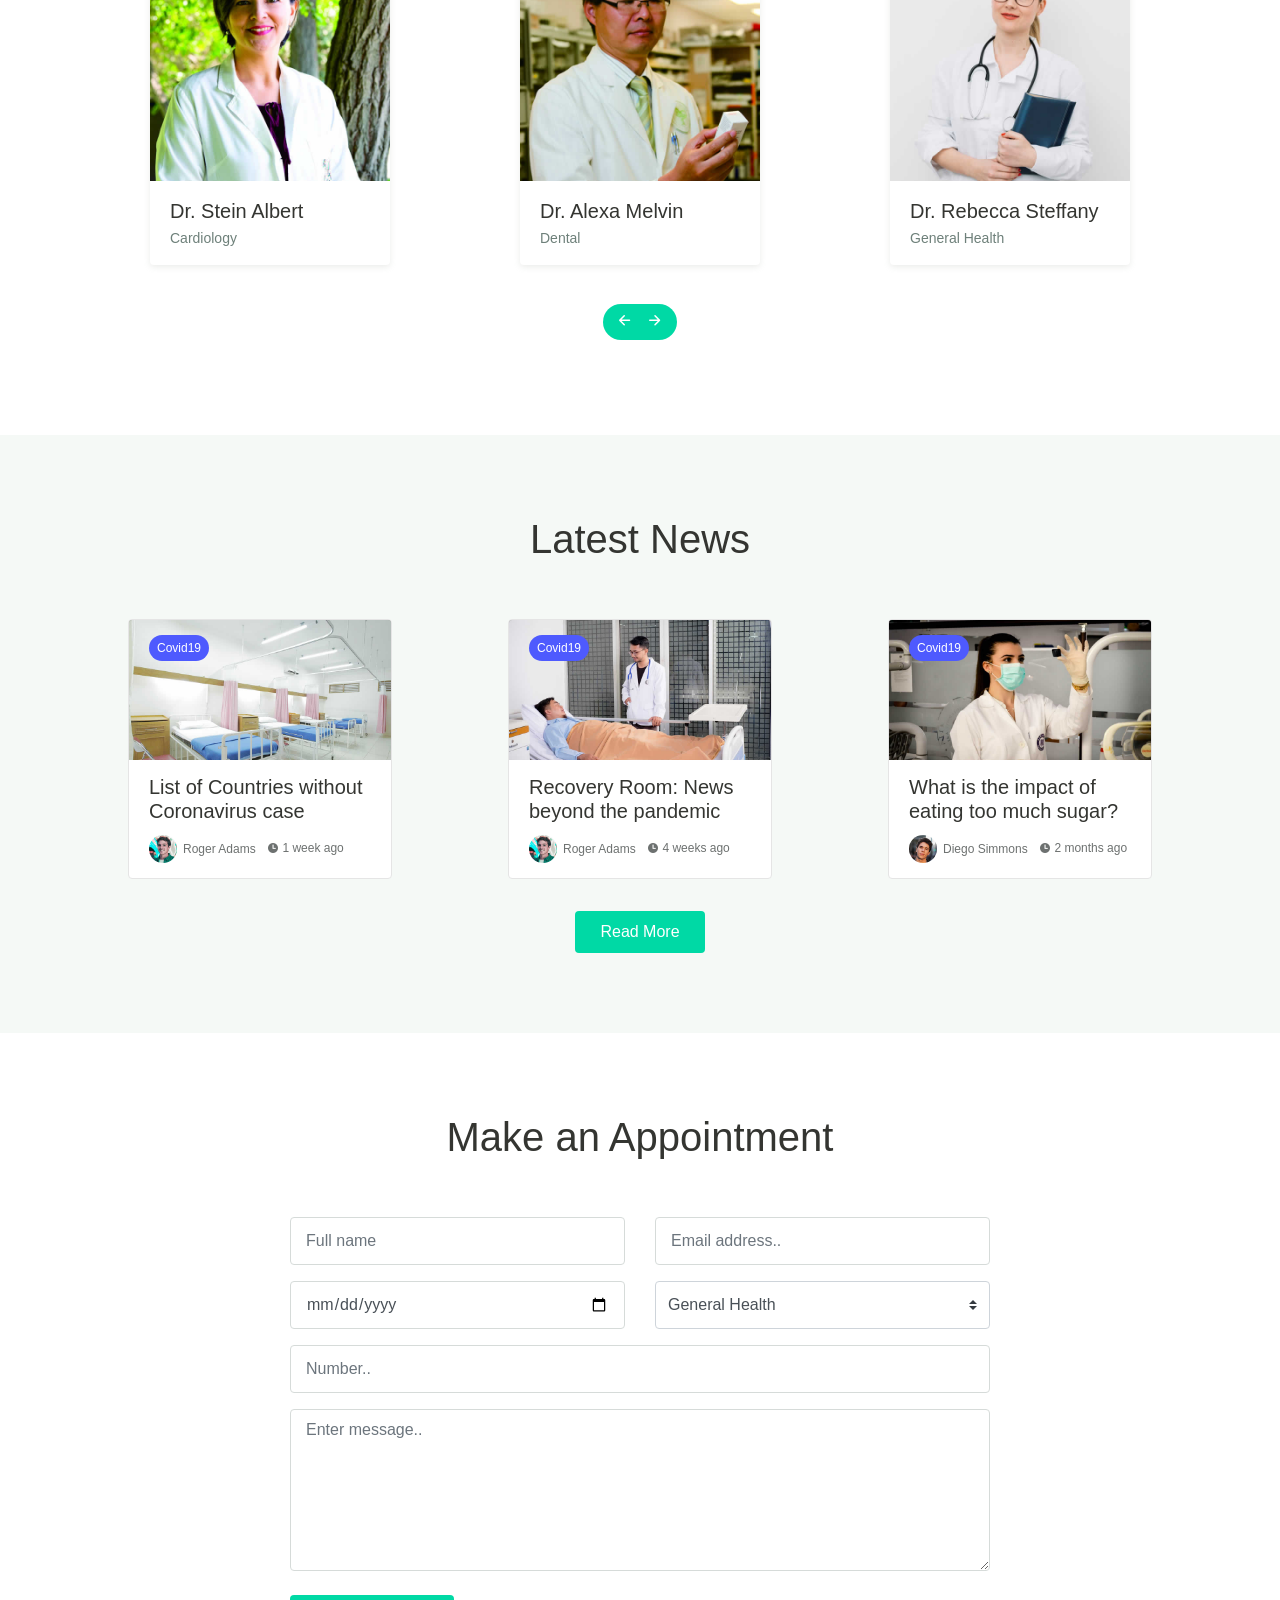
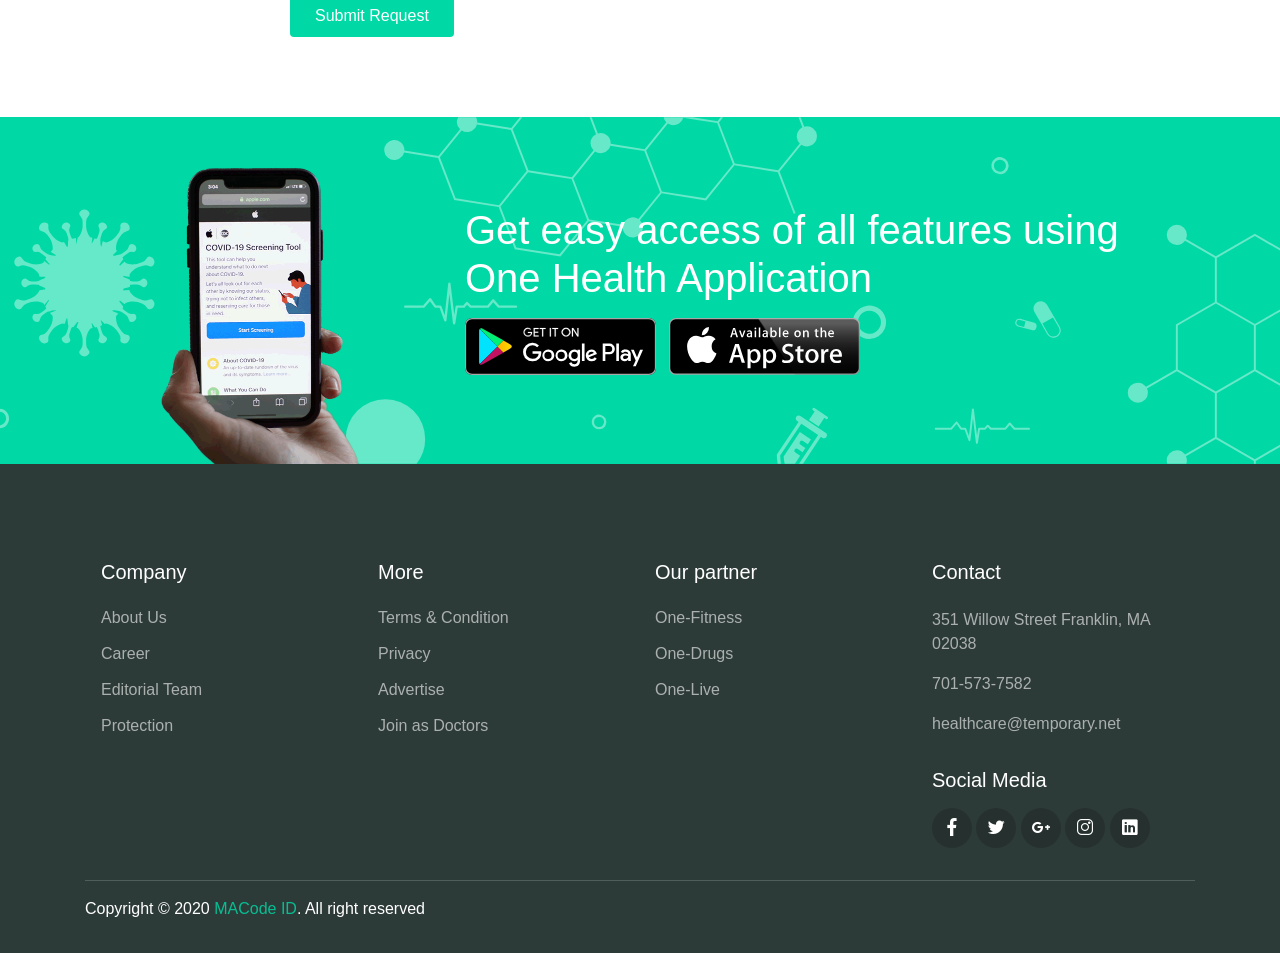
<file: Project/web/Assets/Template/Main/html/index.html>
<!DOCTYPE html>
<html lang="en">
<head>
  <meta charset="UTF-8">
  <meta name="viewport" content="width=device-width, initial-scale=1.0">

  <meta http-equiv="X-UA-Compatible" content="ie=edge">

  <meta name="copyright" content="MACode ID, https://macodeid.com/">

  <title>One Health - Medical Center HTML5 Template</title>

  <link rel="stylesheet" href="../assets/css/maicons.css">

  <link rel="stylesheet" href="../assets/css/bootstrap.css">

  <link rel="stylesheet" href="../assets/vendor/owl-carousel/css/owl.carousel.css">

  <link rel="stylesheet" href="../assets/vendor/animate/animate.css">

  <link rel="stylesheet" href="../assets/css/theme.css">
</head>
<body>

  <!-- Back to top button -->
  <div class="back-to-top"></div>

  <header>
    <div class="topbar">
      <div class="container">
        <div class="row">
          <div class="col-sm-8 text-sm">
            <div class="site-info">
              <a href="#"><span class="mai-call text-primary"></span> +00 123 4455 6666</a>
              <span class="divider">|</span>
              <a href="#"><span class="mai-mail text-primary"></span> mail@example.com</a>
            </div>
          </div>
          <div class="col-sm-4 text-right text-sm">
            <div class="social-mini-button">
              <a href="#"><span class="mai-logo-facebook-f"></span></a>
              <a href="#"><span class="mai-logo-twitter"></span></a>
              <a href="#"><span class="mai-logo-dribbble"></span></a>
              <a href="#"><span class="mai-logo-instagram"></span></a>
            </div>
          </div>
        </div> <!-- .row -->
      </div> <!-- .container -->
    </div> <!-- .topbar -->

    <nav class="navbar navbar-expand-lg navbar-light shadow-sm">
      <div class="container">
        <a class="navbar-brand" href="#"><span class="text-primary">One</span>-Health</a>

        <form action="#">
          <div class="input-group input-navbar">
            <div class="input-group-prepend">
              <span class="input-group-text" id="icon-addon1"><span class="mai-search"></span></span>
            </div>
            <input type="text" class="form-control" placeholder="Enter keyword.." aria-label="Username" aria-describedby="icon-addon1">
          </div>
        </form>

        <button class="navbar-toggler" type="button" data-toggle="collapse" data-target="#navbarSupport" aria-controls="navbarSupport" aria-expanded="false" aria-label="Toggle navigation">
          <span class="navbar-toggler-icon"></span>
        </button>

        <div class="collapse navbar-collapse" id="navbarSupport">
          <ul class="navbar-nav ml-auto">
            <li class="nav-item active">
              <a class="nav-link" href="index.html">Home</a>
            </li>
            <li class="nav-item">
              <a class="nav-link" href="about.html">About Us</a>
            </li>
            <li class="nav-item">
              <a class="nav-link" href="doctors.html">Doctors</a>
            </li>
            <li class="nav-item">
              <a class="nav-link" href="blog.html">News</a>
            </li>
            <li class="nav-item">
              <a class="nav-link" href="contact.html">Contact</a>
            </li>
            <li class="nav-item">
              <a class="btn btn-primary ml-lg-3" href="#">Login / Register</a>
            </li>
          </ul>
        </div> <!-- .navbar-collapse -->
      </div> <!-- .container -->
    </nav>
  </header>

  <div class="page-hero bg-image overlay-dark" style="background-image: url(../assets/img/bg_image_1.jpg);">
    <div class="hero-section">
      <div class="container text-center wow zoomIn">
        <span class="subhead">Let's make your life happier</span>
        <h1 class="display-4">Healthy Living</h1>
        <a href="#" class="btn btn-primary">Let's Consult</a>
      </div>
    </div>
  </div>


  <div class="bg-light">
    <div class="page-section py-3 mt-md-n5 custom-index">
      <div class="container">
        <div class="row justify-content-center">
          <div class="col-md-4 py-3 py-md-0">
            <div class="card-service wow fadeInUp">
              <div class="circle-shape bg-secondary text-white">
                <span class="mai-chatbubbles-outline"></span>
              </div>
              <p><span>Chat</span> with a doctors</p>
            </div>
          </div>
          <div class="col-md-4 py-3 py-md-0">
            <div class="card-service wow fadeInUp">
              <div class="circle-shape bg-primary text-white">
                <span class="mai-shield-checkmark"></span>
              </div>
              <p><span>One</span>-Health Protection</p>
            </div>
          </div>
          <div class="col-md-4 py-3 py-md-0">
            <div class="card-service wow fadeInUp">
              <div class="circle-shape bg-accent text-white">
                <span class="mai-basket"></span>
              </div>
              <p><span>One</span>-Health Pharmacy</p>
            </div>
          </div>
        </div>
      </div>
    </div> <!-- .page-section -->

    <div class="page-section pb-0">
      <div class="container">
        <div class="row align-items-center">
          <div class="col-lg-6 py-3 wow fadeInUp">
            <h1>Welcome to Your Health <br> Center</h1>
            <p class="text-grey mb-4">Lorem ipsum dolor sit amet, consetetur sadipscing elitr, sed diam nonumy eirmod tempor invidunt ut labore et dolore magna aliquyam erat, sed diam voluptua. At vero eos et accusam et justo duo dolores et ea rebum. Accusantium aperiam earum ipsa eius, inventore nemo labore eaque porro consequatur ex aspernatur. Explicabo, excepturi accusantium! Placeat voluptates esse ut optio facilis!</p>
            <a href="about.html" class="btn btn-primary">Learn More</a>
          </div>
          <div class="col-lg-6 wow fadeInRight" data-wow-delay="400ms">
            <div class="img-place custom-img-1">
              <img src="../assets/img/bg-doctor.png" alt="">
            </div>
          </div>
        </div>
      </div>
    </div> <!-- .bg-light -->
  </div> <!-- .bg-light -->

  <div class="page-section">
    <div class="container">
      <h1 class="text-center mb-5 wow fadeInUp">Our Doctors</h1>

      <div class="owl-carousel wow fadeInUp" id="doctorSlideshow">
        <div class="item">
          <div class="card-doctor">
            <div class="header">
              <img src="../assets/img/doctors/doctor_1.jpg" alt="">
              <div class="meta">
                <a href="#"><span class="mai-call"></span></a>
                <a href="#"><span class="mai-logo-whatsapp"></span></a>
              </div>
            </div>
            <div class="body">
              <p class="text-xl mb-0">Dr. Stein Albert</p>
              <span class="text-sm text-grey">Cardiology</span>
            </div>
          </div>
        </div>
        <div class="item">
          <div class="card-doctor">
            <div class="header">
              <img src="../assets/img/doctors/doctor_2.jpg" alt="">
              <div class="meta">
                <a href="#"><span class="mai-call"></span></a>
                <a href="#"><span class="mai-logo-whatsapp"></span></a>
              </div>
            </div>
            <div class="body">
              <p class="text-xl mb-0">Dr. Alexa Melvin</p>
              <span class="text-sm text-grey">Dental</span>
            </div>
          </div>
        </div>
        <div class="item">
          <div class="card-doctor">
            <div class="header">
              <img src="../assets/img/doctors/doctor_3.jpg" alt="">
              <div class="meta">
                <a href="#"><span class="mai-call"></span></a>
                <a href="#"><span class="mai-logo-whatsapp"></span></a>
              </div>
            </div>
            <div class="body">
              <p class="text-xl mb-0">Dr. Rebecca Steffany</p>
              <span class="text-sm text-grey">General Health</span>
            </div>
          </div>
        </div>
        <div class="item">
          <div class="card-doctor">
            <div class="header">
              <img src="../assets/img/doctors/doctor_3.jpg" alt="">
              <div class="meta">
                <a href="#"><span class="mai-call"></span></a>
                <a href="#"><span class="mai-logo-whatsapp"></span></a>
              </div>
            </div>
            <div class="body">
              <p class="text-xl mb-0">Dr. Rebecca Steffany</p>
              <span class="text-sm text-grey">General Health</span>
            </div>
          </div>
        </div>
        <div class="item">
          <div class="card-doctor">
            <div class="header">
              <img src="../assets/img/doctors/doctor_3.jpg" alt="">
              <div class="meta">
                <a href="#"><span class="mai-call"></span></a>
                <a href="#"><span class="mai-logo-whatsapp"></span></a>
              </div>
            </div>
            <div class="body">
              <p class="text-xl mb-0">Dr. Rebecca Steffany</p>
              <span class="text-sm text-grey">General Health</span>
            </div>
          </div>
        </div>
      </div>
    </div>
  </div>

  <div class="page-section bg-light">
    <div class="container">
      <h1 class="text-center wow fadeInUp">Latest News</h1>
      <div class="row mt-5">
        <div class="col-lg-4 py-2 wow zoomIn">
          <div class="card-blog">
            <div class="header">
              <div class="post-category">
                <a href="#">Covid19</a>
              </div>
              <a href="blog-details.html" class="post-thumb">
                <img src="../assets/img/blog/blog_1.jpg" alt="">
              </a>
            </div>
            <div class="body">
              <h5 class="post-title"><a href="blog-details.html">List of Countries without Coronavirus case</a></h5>
              <div class="site-info">
                <div class="avatar mr-2">
                  <div class="avatar-img">
                    <img src="../assets/img/person/person_1.jpg" alt="">
                  </div>
                  <span>Roger Adams</span>
                </div>
                <span class="mai-time"></span> 1 week ago
              </div>
            </div>
          </div>
        </div>
        <div class="col-lg-4 py-2 wow zoomIn">
          <div class="card-blog">
            <div class="header">
              <div class="post-category">
                <a href="#">Covid19</a>
              </div>
              <a href="blog-details.html" class="post-thumb">
                <img src="../assets/img/blog/blog_2.jpg" alt="">
              </a>
            </div>
            <div class="body">
              <h5 class="post-title"><a href="blog-details.html">Recovery Room: News beyond the pandemic</a></h5>
              <div class="site-info">
                <div class="avatar mr-2">
                  <div class="avatar-img">
                    <img src="../assets/img/person/person_1.jpg" alt="">
                  </div>
                  <span>Roger Adams</span>
                </div>
                <span class="mai-time"></span> 4 weeks ago
              </div>
            </div>
          </div>
        </div>
        <div class="col-lg-4 py-2 wow zoomIn">
          <div class="card-blog">
            <div class="header">
              <div class="post-category">
                <a href="#">Covid19</a>
              </div>
              <a href="blog-details.html" class="post-thumb">
                <img src="../assets/img/blog/blog_3.jpg" alt="">
              </a>
            </div>
            <div class="body">
              <h5 class="post-title"><a href="blog-details.html">What is the impact of eating too much sugar?</a></h5>
              <div class="site-info">
                <div class="avatar mr-2">
                  <div class="avatar-img">
                    <img src="../assets/img/person/person_2.jpg" alt="">
                  </div>
                  <span>Diego Simmons</span>
                </div>
                <span class="mai-time"></span> 2 months ago
              </div>
            </div>
          </div>
        </div>

        <div class="col-12 text-center mt-4 wow zoomIn">
          <a href="blog.html" class="btn btn-primary">Read More</a>
        </div>

      </div>
    </div>
  </div> <!-- .page-section -->

  <div class="page-section">
    <div class="container">
      <h1 class="text-center wow fadeInUp">Make an Appointment</h1>

      <form class="main-form">
        <div class="row mt-5 ">
          <div class="col-12 col-sm-6 py-2 wow fadeInLeft">
            <input type="text" class="form-control" placeholder="Full name">
          </div>
          <div class="col-12 col-sm-6 py-2 wow fadeInRight">
            <input type="text" class="form-control" placeholder="Email address..">
          </div>
          <div class="col-12 col-sm-6 py-2 wow fadeInLeft" data-wow-delay="300ms">
            <input type="date" class="form-control">
          </div>
          <div class="col-12 col-sm-6 py-2 wow fadeInRight" data-wow-delay="300ms">
            <select name="departement" id="departement" class="custom-select">
              <option value="general">General Health</option>
              <option value="cardiology">Cardiology</option>
              <option value="dental">Dental</option>
              <option value="neurology">Neurology</option>
              <option value="orthopaedics">Orthopaedics</option>
            </select>
          </div>
          <div class="col-12 py-2 wow fadeInUp" data-wow-delay="300ms">
            <input type="text" class="form-control" placeholder="Number..">
          </div>
          <div class="col-12 py-2 wow fadeInUp" data-wow-delay="300ms">
            <textarea name="message" id="message" class="form-control" rows="6" placeholder="Enter message.."></textarea>
          </div>
        </div>

        <button type="submit" class="btn btn-primary mt-3 wow zoomIn">Submit Request</button>
      </form>
    </div>
  </div> <!-- .page-section -->

  <div class="page-section banner-home bg-image" style="background-image: url(../assets/img/banner-pattern.svg);">
    <div class="container py-5 py-lg-0">
      <div class="row align-items-center">
        <div class="col-lg-4 wow zoomIn">
          <div class="img-banner d-none d-lg-block">
            <img src="../assets/img/mobile_app.png" alt="">
          </div>
        </div>
        <div class="col-lg-8 wow fadeInRight">
          <h1 class="font-weight-normal mb-3">Get easy access of all features using One Health Application</h1>
          <a href="#"><img src="../assets/img/google_play.svg" alt=""></a>
          <a href="#" class="ml-2"><img src="../assets/img/app_store.svg" alt=""></a>
        </div>
      </div>
    </div>
  </div> <!-- .banner-home -->

  <footer class="page-footer">
    <div class="container">
      <div class="row px-md-3">
        <div class="col-sm-6 col-lg-3 py-3">
          <h5>Company</h5>
          <ul class="footer-menu">
            <li><a href="#">About Us</a></li>
            <li><a href="#">Career</a></li>
            <li><a href="#">Editorial Team</a></li>
            <li><a href="#">Protection</a></li>
          </ul>
        </div>
        <div class="col-sm-6 col-lg-3 py-3">
          <h5>More</h5>
          <ul class="footer-menu">
            <li><a href="#">Terms & Condition</a></li>
            <li><a href="#">Privacy</a></li>
            <li><a href="#">Advertise</a></li>
            <li><a href="#">Join as Doctors</a></li>
          </ul>
        </div>
        <div class="col-sm-6 col-lg-3 py-3">
          <h5>Our partner</h5>
          <ul class="footer-menu">
            <li><a href="#">One-Fitness</a></li>
            <li><a href="#">One-Drugs</a></li>
            <li><a href="#">One-Live</a></li>
          </ul>
        </div>
        <div class="col-sm-6 col-lg-3 py-3">
          <h5>Contact</h5>
          <p class="footer-link mt-2">351 Willow Street Franklin, MA 02038</p>
          <a href="#" class="footer-link">701-573-7582</a>
          <a href="#" class="footer-link">healthcare@temporary.net</a>

          <h5 class="mt-3">Social Media</h5>
          <div class="footer-sosmed mt-3">
            <a href="#" target="_blank"><span class="mai-logo-facebook-f"></span></a>
            <a href="#" target="_blank"><span class="mai-logo-twitter"></span></a>
            <a href="#" target="_blank"><span class="mai-logo-google-plus-g"></span></a>
            <a href="#" target="_blank"><span class="mai-logo-instagram"></span></a>
            <a href="#" target="_blank"><span class="mai-logo-linkedin"></span></a>
          </div>
        </div>
      </div>

      <hr>

      <p id="copyright">Copyright &copy; 2020 <a href="https://macodeid.com/" target="_blank">MACode ID</a>. All right reserved</p>
    </div>
  </footer>

<script src="../assets/js/jquery-3.5.1.min.js"></script>

<script src="../assets/js/bootstrap.bundle.min.js"></script>

<script src="../assets/vendor/owl-carousel/js/owl.carousel.min.js"></script>

<script src="../assets/vendor/wow/wow.min.js"></script>

<script src="../assets/js/theme.js"></script>
  
</body>
</html>
</file>
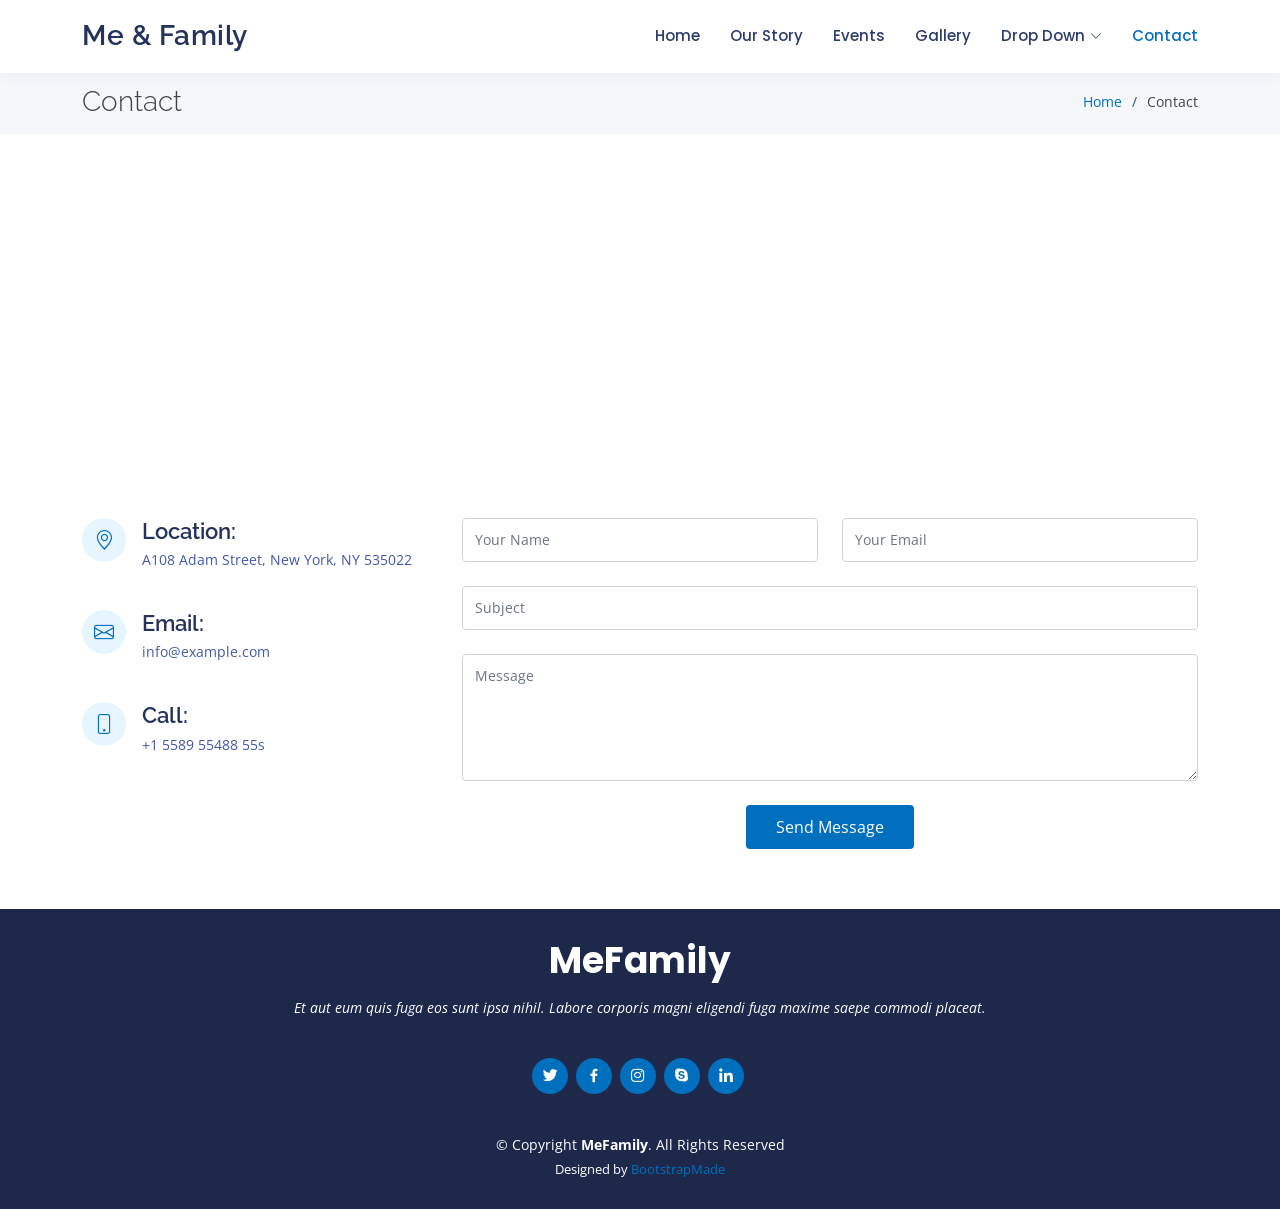
<file: Project/web/Assets/Template/family/contact.html>
<!DOCTYPE html>
<html lang="en">

<head>
  <meta charset="utf-8">
  <meta content="width=device-width, initial-scale=1.0" name="viewport">

  <title>Contact - MeFamily Bootstrap Template</title>
  <meta content="" name="description">
  <meta content="" name="keywords">

  <!-- Favicons -->
  <link href="assets/img/favicon.png" rel="icon">
  <link href="assets/img/apple-touch-icon.png" rel="apple-touch-icon">

  <!-- Google Fonts -->
  <link href="https://fonts.googleapis.com/css?family=Open+Sans:300,300i,400,400i,600,600i,700,700i|Raleway:300,300i,400,400i,500,500i,600,600i,700,700i|Poppins:300,300i,400,400i,500,500i,600,600i,700,700i" rel="stylesheet">

  <!-- Vendor CSS Files -->
  <link href="assets/vendor/bootstrap/css/bootstrap.min.css" rel="stylesheet">
  <link href="assets/vendor/bootstrap-icons/bootstrap-icons.css" rel="stylesheet">
  <link href="assets/vendor/boxicons/css/boxicons.min.css" rel="stylesheet">
  <link href="assets/vendor/glightbox/css/glightbox.min.css" rel="stylesheet">
  <link href="assets/vendor/remixicon/remixicon.css" rel="stylesheet">
  <link href="assets/vendor/swiper/swiper-bundle.min.css" rel="stylesheet">

  <!-- Template Main CSS File -->
  <link href="assets/css/style.css" rel="stylesheet">

  <!-- =======================================================
  * Template Name: MeFamily - v4.7.0
  * Template URL: https://bootstrapmade.com/family-multipurpose-html-bootstrap-template-free/
  * Author: BootstrapMade.com
  * License: https://bootstrapmade.com/license/
  ======================================================== -->
</head>

<body>

  <!-- ======= Header ======= -->
  <header id="header" class="fixed-top">
    <div class="container d-flex align-items-center justify-content-between">

      <h1 class="logo"><a href="index.html">Me &amp; Family</a></h1>
      <!-- Uncomment below if you prefer to use an image logo -->
      <!-- <a href="index.html" class="logo"><img src="assets/img/logo.png" alt="" class="img-fluid"></a>-->

      <nav id="navbar" class="navbar">
        <ul>
          <li><a href="index.html">Home</a></li>
          <li><a href="our-story.html">Our Story</a></li>
          <li><a href="events.html">Events</a></li>
          <li><a href="gallery.html">Gallery</a></li>
          <li class="dropdown"><a href="#"><span>Drop Down</span> <i class="bi bi-chevron-down"></i></a>
            <ul>
              <li><a href="#">Drop Down 1</a></li>
              <li class="dropdown"><a href="#"><span>Deep Drop Down</span> <i class="bi bi-chevron-right"></i></a>
                <ul>
                  <li><a href="#">Deep Drop Down 1</a></li>
                  <li><a href="#">Deep Drop Down 2</a></li>
                  <li><a href="#">Deep Drop Down 3</a></li>
                  <li><a href="#">Deep Drop Down 4</a></li>
                  <li><a href="#">Deep Drop Down 5</a></li>
                </ul>
              </li>
              <li><a href="#">Drop Down 2</a></li>
              <li><a href="#">Drop Down 3</a></li>
              <li><a href="#">Drop Down 4</a></li>
            </ul>
          </li>
          <li><a class="active" href="contact.html">Contact</a></li>
        </ul>
        <i class="bi bi-list mobile-nav-toggle"></i>
      </nav><!-- .navbar -->

    </div>
  </header><!-- End Header -->

  <main id="main">

    <!-- ======= Breadcrumbs ======= -->
    <section id="breadcrumbs" class="breadcrumbs">
      <div class="container">

        <div class="d-flex justify-content-between align-items-center">
          <h2>Contact</h2>
          <ol>
            <li><a href="index.html">Home</a></li>
            <li>Contact</li>
          </ol>
        </div>

      </div>
    </section><!-- End Breadcrumbs -->

    <!-- ======= Contact Us Section ======= -->
    <section id="contact-us" class="contact-us">
      <div class="container">

        <div>
          <iframe style="border:0; width: 100%; height: 270px;" src="https://www.google.com/maps/embed?pb=!1m14!1m8!1m3!1d12097.433213460943!2d-74.0062269!3d40.7101282!3m2!1i1024!2i768!4f13.1!3m3!1m2!1s0x0%3A0xb89d1fe6bc499443!2sDowntown+Conference+Center!5e0!3m2!1smk!2sbg!4v1539943755621" frameborder="0" allowfullscreen></iframe>
        </div>

        <div class="row mt-5">

          <div class="col-lg-4">
            <div class="info">
              <div class="address">
                <i class="bi bi-geo-alt"></i>
                <h4>Location:</h4>
                <p>A108 Adam Street, New York, NY 535022</p>
              </div>

              <div class="email">
                <i class="bi bi-envelope"></i>
                <h4>Email:</h4>
                <p>info@example.com</p>
              </div>

              <div class="phone">
                <i class="bi bi-phone"></i>
                <h4>Call:</h4>
                <p>+1 5589 55488 55s</p>
              </div>

            </div>

          </div>

          <div class="col-lg-8 mt-5 mt-lg-0">

            <form action="forms/contact.php" method="post" role="form" class="php-email-form">
              <div class="row">
                <div class="col-md-6 form-group">
                  <input type="text" name="name" class="form-control" id="name" placeholder="Your Name" required>
                  <div class="validate"></div>
                </div>
                <div class="col-md-6 form-group mt-3 mt-md-0">
                  <input type="email" class="form-control" name="email" id="email" placeholder="Your Email" required>
                  <div class="validate"></div>
                </div>
              </div>
              <div class="form-group mt-3">
                <input type="text" class="form-control" name="subject" id="subject" placeholder="Subject" data-rule="minlen:4" required>
                <div class="validate"></div>
              </div>
              <div class="form-group mt-3">
                <textarea class="form-control" name="message" rows="5" placeholder="Message" required></textarea>
                <div class="validate"></div>
              </div>
              <div class="my-3">
                <div class="loading">Loading</div>
                <div class="error-message"></div>
                <div class="sent-message">Your message has been sent. Thank you!</div>
              </div>
              <div class="text-center"><button type="submit">Send Message</button></div>
            </form>

          </div>

        </div>

      </div>
    </section><!-- End Contact Us Section -->

  </main><!-- End #main -->

  <!-- ======= Footer ======= -->
  <footer id="footer">
    <div class="container">
      <h3>MeFamily</h3>
      <p>Et aut eum quis fuga eos sunt ipsa nihil. Labore corporis magni eligendi fuga maxime saepe commodi placeat.</p>
      <div class="social-links">
        <a href="#" class="twitter"><i class="bx bxl-twitter"></i></a>
        <a href="#" class="facebook"><i class="bx bxl-facebook"></i></a>
        <a href="#" class="instagram"><i class="bx bxl-instagram"></i></a>
        <a href="#" class="google-plus"><i class="bx bxl-skype"></i></a>
        <a href="#" class="linkedin"><i class="bx bxl-linkedin"></i></a>
      </div>
      <div class="copyright">
        &copy; Copyright <strong><span>MeFamily</span></strong>. All Rights Reserved
      </div>
      <div class="credits">
        <!-- All the links in the footer should remain intact. -->
        <!-- You can delete the links only if you purchased the pro version. -->
        <!-- Licensing information: https://bootstrapmade.com/license/ -->
        <!-- Purchase the pro version with working PHP/AJAX contact form: https://bootstrapmade.com/family-multipurpose-html-bootstrap-template-free/ -->
        Designed by <a href="https://bootstrapmade.com/">BootstrapMade</a>
      </div>
    </div>
  </footer><!-- End Footer -->

  <a href="#" class="back-to-top d-flex align-items-center justify-content-center"><i class="bi bi-arrow-up-short"></i></a>

  <!-- Vendor JS Files -->
  <script src="assets/vendor/bootstrap/js/bootstrap.bundle.min.js"></script>
  <script src="assets/vendor/glightbox/js/glightbox.min.js"></script>
  <script src="assets/vendor/isotope-layout/isotope.pkgd.min.js"></script>
  <script src="assets/vendor/swiper/swiper-bundle.min.js"></script>
  <script src="assets/vendor/php-email-form/validate.js"></script>

  <!-- Template Main JS File -->
  <script src="assets/js/main.js"></script>

</body>

</html>
</file>
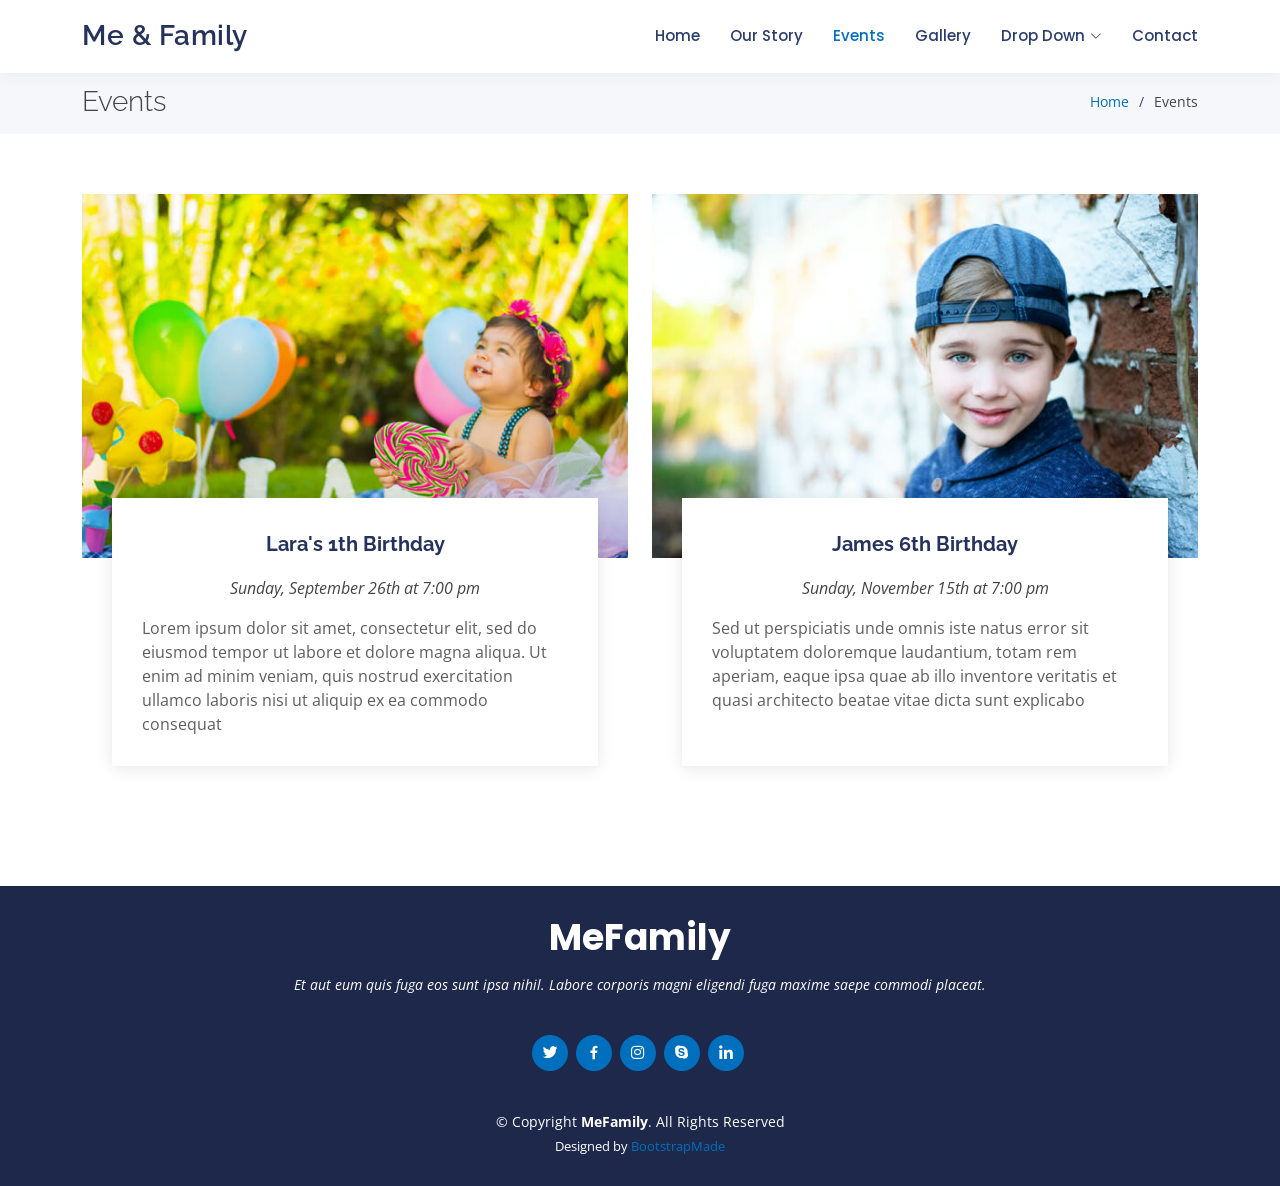
<file: Project/web/Assets/Template/family/events.html>
<!DOCTYPE html>
<html lang="en">

<head>
  <meta charset="utf-8">
  <meta content="width=device-width, initial-scale=1.0" name="viewport">

  <title>Events - MeFamily Bootstrap Template</title>
  <meta content="" name="description">
  <meta content="" name="keywords">

  <!-- Favicons -->
  <link href="assets/img/favicon.png" rel="icon">
  <link href="assets/img/apple-touch-icon.png" rel="apple-touch-icon">

  <!-- Google Fonts -->
  <link href="https://fonts.googleapis.com/css?family=Open+Sans:300,300i,400,400i,600,600i,700,700i|Raleway:300,300i,400,400i,500,500i,600,600i,700,700i|Poppins:300,300i,400,400i,500,500i,600,600i,700,700i" rel="stylesheet">

  <!-- Vendor CSS Files -->
  <link href="assets/vendor/bootstrap/css/bootstrap.min.css" rel="stylesheet">
  <link href="assets/vendor/bootstrap-icons/bootstrap-icons.css" rel="stylesheet">
  <link href="assets/vendor/boxicons/css/boxicons.min.css" rel="stylesheet">
  <link href="assets/vendor/glightbox/css/glightbox.min.css" rel="stylesheet">
  <link href="assets/vendor/remixicon/remixicon.css" rel="stylesheet">
  <link href="assets/vendor/swiper/swiper-bundle.min.css" rel="stylesheet">

  <!-- Template Main CSS File -->
  <link href="assets/css/style.css" rel="stylesheet">

  <!-- =======================================================
  * Template Name: MeFamily - v4.7.0
  * Template URL: https://bootstrapmade.com/family-multipurpose-html-bootstrap-template-free/
  * Author: BootstrapMade.com
  * License: https://bootstrapmade.com/license/
  ======================================================== -->
</head>

<body>

  <!-- ======= Header ======= -->
  <header id="header" class="fixed-top">
    <div class="container d-flex align-items-center justify-content-between">

      <h1 class="logo"><a href="index.html">Me &amp; Family</a></h1>
      <!-- Uncomment below if you prefer to use an image logo -->
      <!-- <a href="index.html" class="logo"><img src="assets/img/logo.png" alt="" class="img-fluid"></a>-->

      <nav id="navbar" class="navbar">
        <ul>
          <li><a href="index.html">Home</a></li>
          <li><a href="our-story.html">Our Story</a></li>
          <li><a class="active" href="events.html">Events</a></li>
          <li><a href="gallery.html">Gallery</a></li>
          <li class="dropdown"><a href="#"><span>Drop Down</span> <i class="bi bi-chevron-down"></i></a>
            <ul>
              <li><a href="#">Drop Down 1</a></li>
              <li class="dropdown"><a href="#"><span>Deep Drop Down</span> <i class="bi bi-chevron-right"></i></a>
                <ul>
                  <li><a href="#">Deep Drop Down 1</a></li>
                  <li><a href="#">Deep Drop Down 2</a></li>
                  <li><a href="#">Deep Drop Down 3</a></li>
                  <li><a href="#">Deep Drop Down 4</a></li>
                  <li><a href="#">Deep Drop Down 5</a></li>
                </ul>
              </li>
              <li><a href="#">Drop Down 2</a></li>
              <li><a href="#">Drop Down 3</a></li>
              <li><a href="#">Drop Down 4</a></li>
            </ul>
          </li>
          <li><a href="contact.html">Contact</a></li>
        </ul>
        <i class="bi bi-list mobile-nav-toggle"></i>
      </nav><!-- .navbar -->

    </div>
  </header><!-- End Header -->

  <main id="main">

    <!-- ======= Breadcrumbs ======= -->
    <section id="breadcrumbs" class="breadcrumbs">
      <div class="container">

        <div class="d-flex justify-content-between align-items-center">
          <h2>Events</h2>
          <ol>
            <li><a href="index.html">Home</a></li>
            <li>Events</li>
          </ol>
        </div>

      </div>
    </section><!-- End Breadcrumbs -->

    <!-- ======= Event List Section ======= -->
    <section id="event-list" class="event-list">
      <div class="container">

        <div class="row">
          <div class="col-md-6 d-flex align-items-stretch">
            <div class="card">
              <div class="card-img">
                <img src="assets/img/events-1.jpg" alt="...">
              </div>
              <div class="card-body">
                <h5 class="card-title">Lara's 1th Birthday</h5>
                <p class="fst-italic text-center">Sunday, September 26th at 7:00 pm</p>
                <p class="card-text">Lorem ipsum dolor sit amet, consectetur elit, sed do eiusmod tempor ut labore et dolore magna aliqua. Ut enim ad minim veniam, quis nostrud exercitation ullamco laboris nisi ut aliquip ex ea commodo consequat</p>
              </div>
            </div>
          </div>
          <div class="col-md-6 d-flex align-items-stretch">
            <div class="card">
              <div class="card-img">
                <img src="assets/img/events-2.jpg" alt="...">
              </div>
              <div class="card-body">
                <h5 class="card-title">James 6th Birthday</h5>
                <p class="fst-italic text-center">Sunday, November 15th at 7:00 pm</p>
                <p class="card-text">Sed ut perspiciatis unde omnis iste natus error sit voluptatem doloremque laudantium, totam rem aperiam, eaque ipsa quae ab illo inventore veritatis et quasi architecto beatae vitae dicta sunt explicabo</p>
              </div>
            </div>

          </div>
        </div>

      </div>
    </section><!-- End Event List Section -->

  </main><!-- End #main -->

  <!-- ======= Footer ======= -->
  <footer id="footer">
    <div class="container">
      <h3>MeFamily</h3>
      <p>Et aut eum quis fuga eos sunt ipsa nihil. Labore corporis magni eligendi fuga maxime saepe commodi placeat.</p>
      <div class="social-links">
        <a href="#" class="twitter"><i class="bx bxl-twitter"></i></a>
        <a href="#" class="facebook"><i class="bx bxl-facebook"></i></a>
        <a href="#" class="instagram"><i class="bx bxl-instagram"></i></a>
        <a href="#" class="google-plus"><i class="bx bxl-skype"></i></a>
        <a href="#" class="linkedin"><i class="bx bxl-linkedin"></i></a>
      </div>
      <div class="copyright">
        &copy; Copyright <strong><span>MeFamily</span></strong>. All Rights Reserved
      </div>
      <div class="credits">
        <!-- All the links in the footer should remain intact. -->
        <!-- You can delete the links only if you purchased the pro version. -->
        <!-- Licensing information: https://bootstrapmade.com/license/ -->
        <!-- Purchase the pro version with working PHP/AJAX contact form: https://bootstrapmade.com/family-multipurpose-html-bootstrap-template-free/ -->
        Designed by <a href="https://bootstrapmade.com/">BootstrapMade</a>
      </div>
    </div>
  </footer><!-- End Footer -->

  <a href="#" class="back-to-top d-flex align-items-center justify-content-center"><i class="bi bi-arrow-up-short"></i></a>

  <!-- Vendor JS Files -->
  <script src="assets/vendor/bootstrap/js/bootstrap.bundle.min.js"></script>
  <script src="assets/vendor/glightbox/js/glightbox.min.js"></script>
  <script src="assets/vendor/isotope-layout/isotope.pkgd.min.js"></script>
  <script src="assets/vendor/swiper/swiper-bundle.min.js"></script>
  <script src="assets/vendor/php-email-form/validate.js"></script>

  <!-- Template Main JS File -->
  <script src="assets/js/main.js"></script>

</body>

</html>
</file>
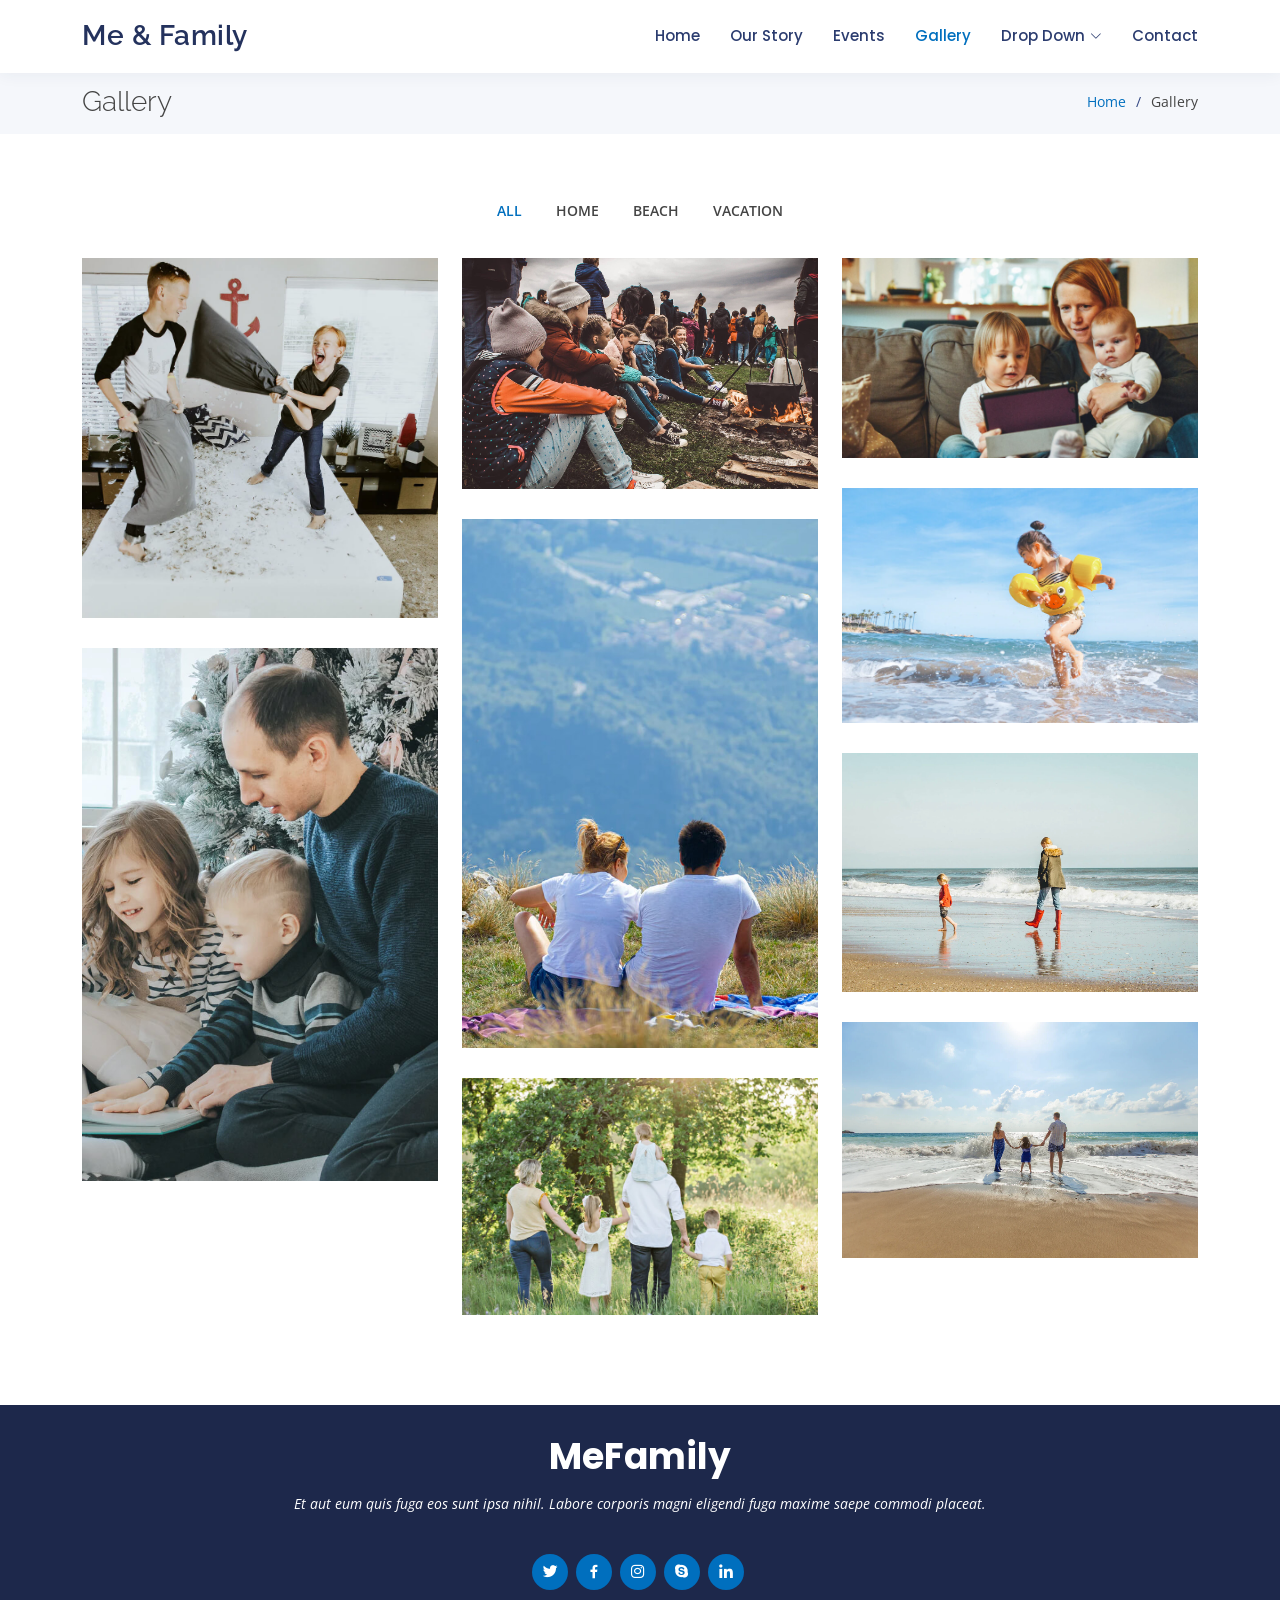
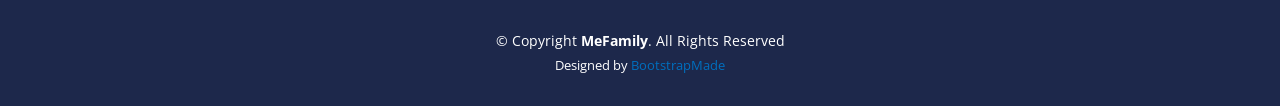
<file: Project/web/Assets/Template/family/gallery.html>
<!DOCTYPE html>
<html lang="en">

<head>
  <meta charset="utf-8">
  <meta content="width=device-width, initial-scale=1.0" name="viewport">

  <title>Gallery - MeFamily Bootstrap Template</title>
  <meta content="" name="description">
  <meta content="" name="keywords">

  <!-- Favicons -->
  <link href="assets/img/favicon.png" rel="icon">
  <link href="assets/img/apple-touch-icon.png" rel="apple-touch-icon">

  <!-- Google Fonts -->
  <link href="https://fonts.googleapis.com/css?family=Open+Sans:300,300i,400,400i,600,600i,700,700i|Raleway:300,300i,400,400i,500,500i,600,600i,700,700i|Poppins:300,300i,400,400i,500,500i,600,600i,700,700i" rel="stylesheet">

  <!-- Vendor CSS Files -->
  <link href="assets/vendor/bootstrap/css/bootstrap.min.css" rel="stylesheet">
  <link href="assets/vendor/bootstrap-icons/bootstrap-icons.css" rel="stylesheet">
  <link href="assets/vendor/boxicons/css/boxicons.min.css" rel="stylesheet">
  <link href="assets/vendor/glightbox/css/glightbox.min.css" rel="stylesheet">
  <link href="assets/vendor/remixicon/remixicon.css" rel="stylesheet">
  <link href="assets/vendor/swiper/swiper-bundle.min.css" rel="stylesheet">

  <!-- Template Main CSS File -->
  <link href="assets/css/style.css" rel="stylesheet">

  <!-- =======================================================
  * Template Name: MeFamily - v4.7.0
  * Template URL: https://bootstrapmade.com/family-multipurpose-html-bootstrap-template-free/
  * Author: BootstrapMade.com
  * License: https://bootstrapmade.com/license/
  ======================================================== -->
</head>

<body>

  <!-- ======= Header ======= -->
  <header id="header" class="fixed-top">
    <div class="container d-flex align-items-center justify-content-between">

      <h1 class="logo"><a href="index.html">Me &amp; Family</a></h1>
      <!-- Uncomment below if you prefer to use an image logo -->
      <!-- <a href="index.html" class="logo"><img src="assets/img/logo.png" alt="" class="img-fluid"></a>-->

      <nav id="navbar" class="navbar">
        <ul>
          <li><a href="index.html">Home</a></li>
          <li><a href="our-story.html">Our Story</a></li>
          <li><a href="events.html">Events</a></li>
          <li><a class="active" href="gallery.html">Gallery</a></li>
          <li class="dropdown"><a href="#"><span>Drop Down</span> <i class="bi bi-chevron-down"></i></a>
            <ul>
              <li><a href="#">Drop Down 1</a></li>
              <li class="dropdown"><a href="#"><span>Deep Drop Down</span> <i class="bi bi-chevron-right"></i></a>
                <ul>
                  <li><a href="#">Deep Drop Down 1</a></li>
                  <li><a href="#">Deep Drop Down 2</a></li>
                  <li><a href="#">Deep Drop Down 3</a></li>
                  <li><a href="#">Deep Drop Down 4</a></li>
                  <li><a href="#">Deep Drop Down 5</a></li>
                </ul>
              </li>
              <li><a href="#">Drop Down 2</a></li>
              <li><a href="#">Drop Down 3</a></li>
              <li><a href="#">Drop Down 4</a></li>
            </ul>
          </li>
          <li><a href="contact.html">Contact</a></li>
        </ul>
        <i class="bi bi-list mobile-nav-toggle"></i>
      </nav><!-- .navbar -->

    </div>
  </header><!-- End Header -->

  <main id="main">

    <!-- ======= Breadcrumbs ======= -->
    <section id="breadcrumbs" class="breadcrumbs">
      <div class="container">

        <div class="d-flex justify-content-between align-items-center">
          <h2>Gallery</h2>
          <ol>
            <li><a href="index.html">Home</a></li>
            <li>Gallery</li>
          </ol>
        </div>

      </div>
    </section><!-- End Breadcrumbs -->

    <!-- ======= Gallery Section ======= -->
    <section id="gallery" class="gallery">
      <div class="container">

        <div class="row">
          <div class="col-lg-12 d-flex justify-content-center">
            <ul id="gallery-flters">
              <li data-filter="*" class="filter-active">All</li>
              <li data-filter=".filter-home">Home</li>
              <li data-filter=".filter-beach">Beach</li>
              <li data-filter=".filter-vacation">Vacation</li>
            </ul>
          </div>
        </div>

        <div class="row gallery-container">

          <div class="col-lg-4 col-md-6 gallery-item filter-home">
            <div class="gallery-wrap">
              <img src="assets/img/gallery/home-1.jpg" class="img-fluid" alt="">
              <div class="gallery-info">
                <h4>Home 1</h4>
                <p>Home</p>
                <div class="gallery-links">
                  <a href="assets/img/gallery/home-1.jpg" class="glightbox" title="Home 1"><i class="bx bx-plus"></i></a>
                </div>
              </div>
            </div>
          </div>

          <div class="col-lg-4 col-md-6 gallery-item filter-vacation">
            <div class="gallery-wrap">
              <img src="assets/img/gallery/vacation-2.jpg" class="img-fluid" alt="">
              <div class="gallery-info">
                <h4>Vacation 2</h4>
                <p>Vacation</p>
                <div class="gallery-links">
                  <a href="assets/img/gallery/vacation-2.jpg" class="glightbox" title="Vacation 2"><i class="bx bx-plus"></i></a>
                </div>
              </div>
            </div>
          </div>

          <div class="col-lg-4 col-md-6 gallery-item filter-home">
            <div class="gallery-wrap">
              <img src="assets/img/gallery/home-2.jpg" class="img-fluid" alt="">
              <div class="gallery-info">
                <h4>Home 2</h4>
                <p>Home</p>
                <div class="gallery-links">
                  <a href="assets/img/gallery/home-2.jpg" class="glightbox" title="Home 2"><i class="bx bx-plus"></i></a>
                </div>
              </div>
            </div>
          </div>

          <div class="col-lg-4 col-md-6 gallery-item filter-beach">
            <div class="gallery-wrap">
              <img src="assets/img/gallery/beach-2.jpg" class="img-fluid" alt="">
              <div class="gallery-info">
                <h4>Beach 2</h4>
                <p>Beach</p>
                <div class="gallery-links">
                  <a href="assets/img/gallery/beach-2.jpg" class="glightbox" title="Beach 2"><i class="bx bx-plus"></i></a>
                </div>
              </div>
            </div>
          </div>

          <div class="col-lg-4 col-md-6 gallery-item filter-vacation">
            <div class="gallery-wrap">
              <img src="assets/img/gallery/vacation-1.jpg" class="img-fluid" alt="">
              <div class="gallery-info">
                <h4>Vacation 1</h4>
                <p>Vacation</p>
                <div class="gallery-links">
                  <a href="assets/img/gallery/vacation-1.jpg" class="glightbox" title="Vacation 1"><i class="bx bx-plus"></i></a>
                </div>
              </div>
            </div>
          </div>

          <div class="col-lg-4 col-md-6 gallery-item filter-home">
            <div class="gallery-wrap">
              <img src="assets/img/gallery/home-3.jpg" class="img-fluid" alt="">
              <div class="gallery-info">
                <h4>Home 3</h4>
                <p>Home</p>
                <div class="gallery-links">
                  <a href="assets/img/gallery/home-3.jpg" class="glightbox" title="Home 3"><i class="bx bx-plus"></i></a>
                </div>
              </div>
            </div>
          </div>

          <div class="col-lg-4 col-md-6 gallery-item filter-beach">
            <div class="gallery-wrap">
              <img src="assets/img/gallery/beach-1.jpg" class="img-fluid" alt="">
              <div class="gallery-info">
                <h4>Beach 1</h4>
                <p>Beach</p>
                <div class="gallery-links">
                  <a href="assets/img/gallery/beach-1.jpg" class="glightbox" title="Beach 1"><i class="bx bx-plus"></i></a>
                </div>
              </div>
            </div>
          </div>

          <div class="col-lg-4 col-md-6 gallery-item filter-beach">
            <div class="gallery-wrap">
              <img src="assets/img/gallery/beach-3.jpg" class="img-fluid" alt="">
              <div class="gallery-info">
                <h4>Beach 3</h4>
                <p>Beach</p>
                <div class="gallery-links">
                  <a href="assets/img/gallery/beach-3.jpg" class="glightbox" title="Beach 3"><i class="bx bx-plus"></i></a>
                </div>
              </div>
            </div>
          </div>

          <div class="col-lg-4 col-md-6 gallery-item filter-vacation">
            <div class="gallery-wrap">
              <img src="assets/img/gallery/vacation-3.jpg" class="img-fluid" alt="">
              <div class="gallery-info">
                <h4>Vacation 3</h4>
                <p>Vacation</p>
                <div class="gallery-links">
                  <a href="assets/img/gallery/vacation-3.jpg" class="glightbox" title="Vacation 3"><i class="bx bx-plus"></i></a>
                </div>
              </div>
            </div>
          </div>

        </div>

      </div>
    </section><!-- End Gallery Section -->

  </main><!-- End #main -->

  <!-- ======= Footer ======= -->
  <footer id="footer">
    <div class="container">
      <h3>MeFamily</h3>
      <p>Et aut eum quis fuga eos sunt ipsa nihil. Labore corporis magni eligendi fuga maxime saepe commodi placeat.</p>
      <div class="social-links">
        <a href="#" class="twitter"><i class="bx bxl-twitter"></i></a>
        <a href="#" class="facebook"><i class="bx bxl-facebook"></i></a>
        <a href="#" class="instagram"><i class="bx bxl-instagram"></i></a>
        <a href="#" class="google-plus"><i class="bx bxl-skype"></i></a>
        <a href="#" class="linkedin"><i class="bx bxl-linkedin"></i></a>
      </div>
      <div class="copyright">
        &copy; Copyright <strong><span>MeFamily</span></strong>. All Rights Reserved
      </div>
      <div class="credits">
        <!-- All the links in the footer should remain intact. -->
        <!-- You can delete the links only if you purchased the pro version. -->
        <!-- Licensing information: https://bootstrapmade.com/license/ -->
        <!-- Purchase the pro version with working PHP/AJAX contact form: https://bootstrapmade.com/family-multipurpose-html-bootstrap-template-free/ -->
        Designed by <a href="https://bootstrapmade.com/">BootstrapMade</a>
      </div>
    </div>
  </footer><!-- End Footer -->

  <a href="#" class="back-to-top d-flex align-items-center justify-content-center"><i class="bi bi-arrow-up-short"></i></a>

  <!-- Vendor JS Files -->
  <script src="assets/vendor/bootstrap/js/bootstrap.bundle.min.js"></script>
  <script src="assets/vendor/glightbox/js/glightbox.min.js"></script>
  <script src="assets/vendor/isotope-layout/isotope.pkgd.min.js"></script>
  <script src="assets/vendor/swiper/swiper-bundle.min.js"></script>
  <script src="assets/vendor/php-email-form/validate.js"></script>

  <!-- Template Main JS File -->
  <script src="assets/js/main.js"></script>

</body>

</html>
</file>
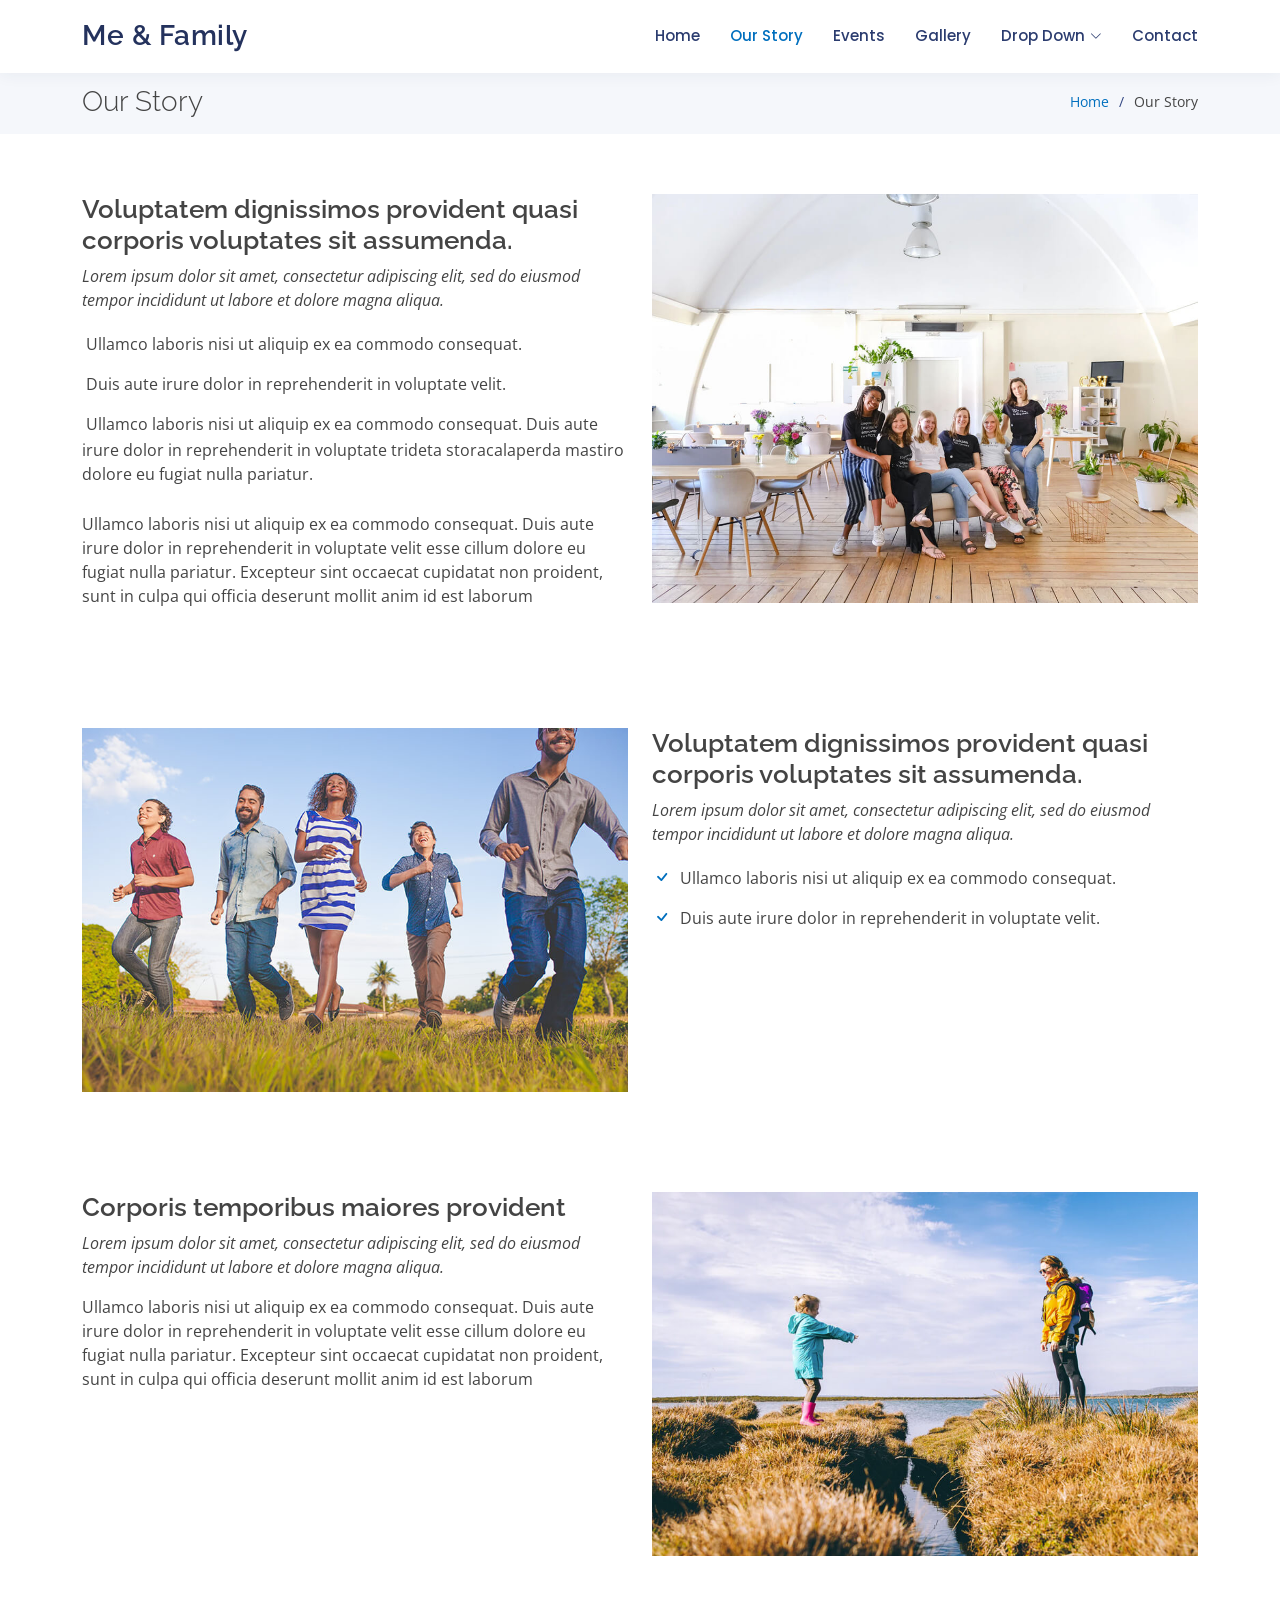
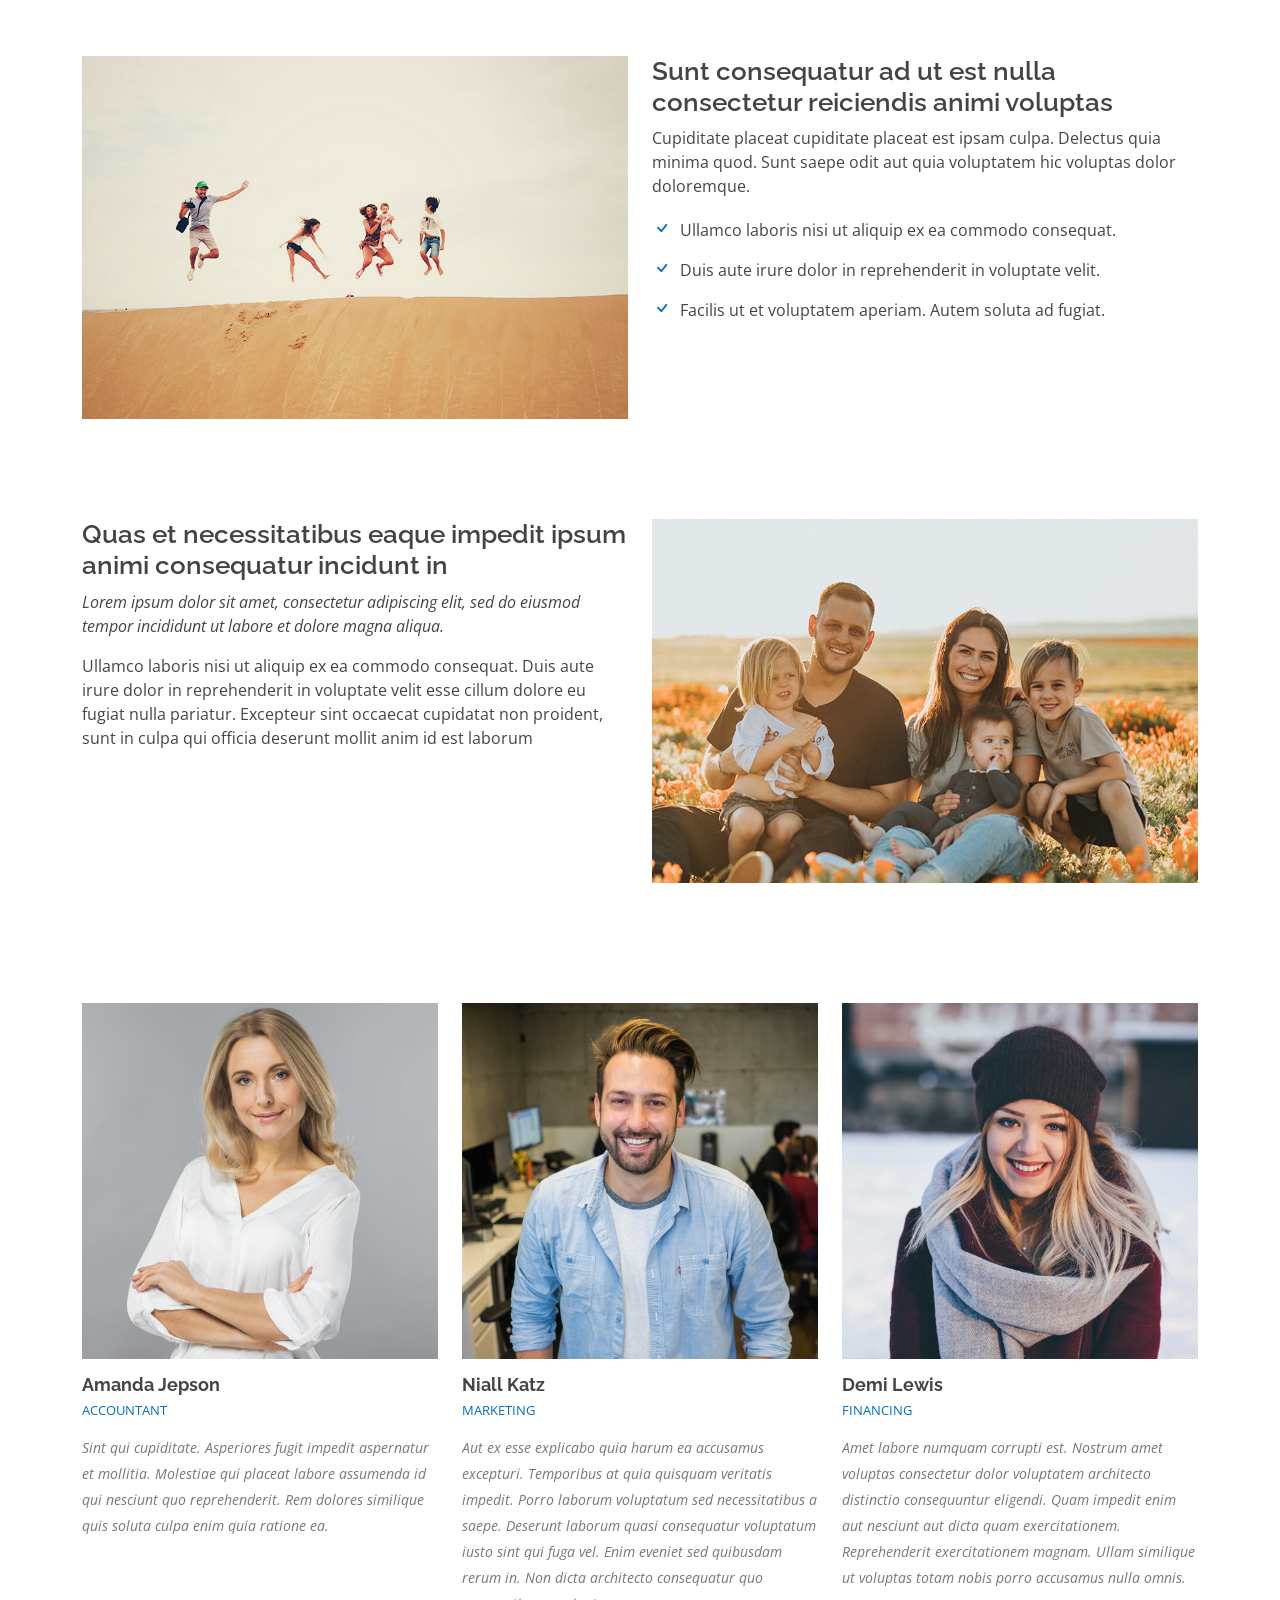
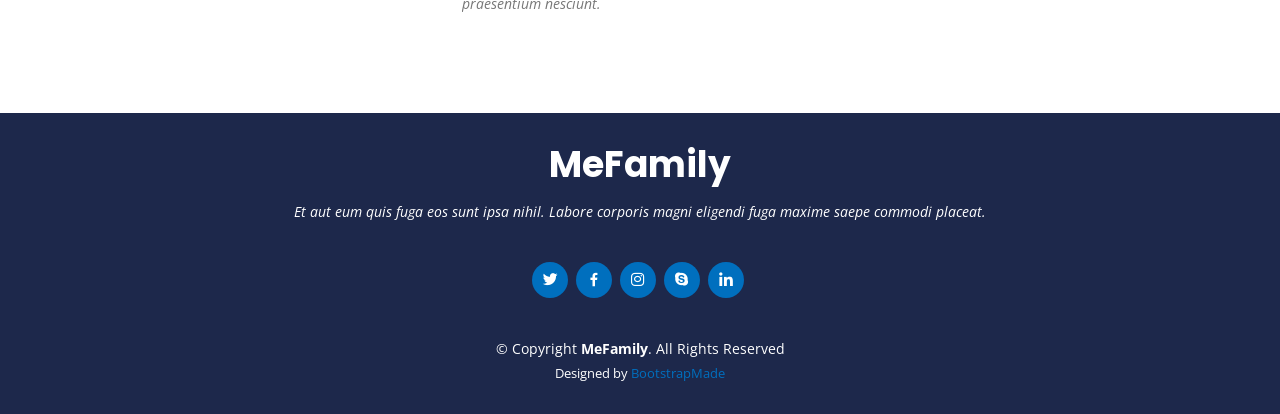
<file: Project/web/Assets/Template/family/our-story.html>
<!DOCTYPE html>
<html lang="en">

<head>
  <meta charset="utf-8">
  <meta content="width=device-width, initial-scale=1.0" name="viewport">

  <title>Our Story - MeFamily Bootstrap Template</title>
  <meta content="" name="description">
  <meta content="" name="keywords">

  <!-- Favicons -->
  <link href="assets/img/favicon.png" rel="icon">
  <link href="assets/img/apple-touch-icon.png" rel="apple-touch-icon">

  <!-- Google Fonts -->
  <link href="https://fonts.googleapis.com/css?family=Open+Sans:300,300i,400,400i,600,600i,700,700i|Raleway:300,300i,400,400i,500,500i,600,600i,700,700i|Poppins:300,300i,400,400i,500,500i,600,600i,700,700i" rel="stylesheet">

  <!-- Vendor CSS Files -->
  <link href="assets/vendor/bootstrap/css/bootstrap.min.css" rel="stylesheet">
  <link href="assets/vendor/bootstrap-icons/bootstrap-icons.css" rel="stylesheet">
  <link href="assets/vendor/boxicons/css/boxicons.min.css" rel="stylesheet">
  <link href="assets/vendor/glightbox/css/glightbox.min.css" rel="stylesheet">
  <link href="assets/vendor/remixicon/remixicon.css" rel="stylesheet">
  <link href="assets/vendor/swiper/swiper-bundle.min.css" rel="stylesheet">

  <!-- Template Main CSS File -->
  <link href="assets/css/style.css" rel="stylesheet">

  <!-- =======================================================
  * Template Name: MeFamily - v4.7.0
  * Template URL: https://bootstrapmade.com/family-multipurpose-html-bootstrap-template-free/
  * Author: BootstrapMade.com
  * License: https://bootstrapmade.com/license/
  ======================================================== -->
</head>

<body>

  <!-- ======= Header ======= -->
  <header id="header" class="fixed-top">
    <div class="container d-flex align-items-center justify-content-between">

      <h1 class="logo"><a href="index.html">Me &amp; Family</a></h1>
      <!-- Uncomment below if you prefer to use an image logo -->
      <!-- <a href="index.html" class="logo"><img src="assets/img/logo.png" alt="" class="img-fluid"></a>-->

      <nav id="navbar" class="navbar">
        <ul>
          <li><a href="index.html">Home</a></li>
          <li><a class="active" href="our-story.html">Our Story</a></li>
          <li><a href="events.html">Events</a></li>
          <li><a href="gallery.html">Gallery</a></li>
          <li class="dropdown"><a href="#"><span>Drop Down</span> <i class="bi bi-chevron-down"></i></a>
            <ul>
              <li><a href="#">Drop Down 1</a></li>
              <li class="dropdown"><a href="#"><span>Deep Drop Down</span> <i class="bi bi-chevron-right"></i></a>
                <ul>
                  <li><a href="#">Deep Drop Down 1</a></li>
                  <li><a href="#">Deep Drop Down 2</a></li>
                  <li><a href="#">Deep Drop Down 3</a></li>
                  <li><a href="#">Deep Drop Down 4</a></li>
                  <li><a href="#">Deep Drop Down 5</a></li>
                </ul>
              </li>
              <li><a href="#">Drop Down 2</a></li>
              <li><a href="#">Drop Down 3</a></li>
              <li><a href="#">Drop Down 4</a></li>
            </ul>
          </li>
          <li><a href="contact.html">Contact</a></li>
        </ul>
        <i class="bi bi-list mobile-nav-toggle"></i>
      </nav><!-- .navbar -->

    </div>
  </header><!-- End Header -->

  <main id="main">

    <!-- ======= Breadcrumbs ======= -->
    <section id="breadcrumbs" class="breadcrumbs">
      <div class="container">

        <div class="d-flex justify-content-between align-items-center">
          <h2>Our Story</h2>
          <ol>
            <li><a href="index.html">Home</a></li>
            <li>Our Story</li>
          </ol>
        </div>

      </div>
    </section><!-- End Breadcrumbs -->

    <!-- ======= Story Intro Section ======= -->
    <section id="story-intro" class="story-intro">
      <div class="container">

        <div class="row">
          <div class="col-lg-6 order-1 order-lg-2">
            <img src="assets/img/intro.jpg" class="img-fluid" alt="">
          </div>
          <div class="col-lg-6 pt-4 pt-lg-0 order-2 order-lg-1 content">
            <h3>Voluptatem dignissimos provident quasi corporis voluptates sit assumenda.</h3>
            <p class="fst-italic">
              Lorem ipsum dolor sit amet, consectetur adipiscing elit, sed do eiusmod tempor incididunt ut labore et dolore
              magna aliqua.
            </p>
            <ul>
              <li><i class="bi bi-check-circled"></i> Ullamco laboris nisi ut aliquip ex ea commodo consequat.</li>
              <li><i class="bi bi-check-circled"></i> Duis aute irure dolor in reprehenderit in voluptate velit.</li>
              <li><i class="bi bi-check-circled"></i> Ullamco laboris nisi ut aliquip ex ea commodo consequat. Duis aute irure dolor in reprehenderit in voluptate trideta storacalaperda mastiro dolore eu fugiat nulla pariatur.</li>
            </ul>
            <p>
              Ullamco laboris nisi ut aliquip ex ea commodo consequat. Duis aute irure dolor in reprehenderit in voluptate
              velit esse cillum dolore eu fugiat nulla pariatur. Excepteur sint occaecat cupidatat non proident, sunt in
              culpa qui officia deserunt mollit anim id est laborum
            </p>
          </div>
        </div>

      </div>
    </section><!-- End Story Intro Section -->

    <!-- ======= Featured Members Section ======= -->
    <section id="featured-members" class="featured-members">
      <div class="container">

        <div class="row content">
          <div class="col-lg-6">
            <img src="assets/img/members/featured-members-1.jpg" class="img-fluid" alt="">
          </div>
          <div class="col-lg-6 pt-3 pt-lg-0">
            <h3>Voluptatem dignissimos provident quasi corporis voluptates sit assumenda.</h3>
            <p class="fst-italic">
              Lorem ipsum dolor sit amet, consectetur adipiscing elit, sed do eiusmod tempor incididunt ut labore et dolore
              magna aliqua.
            </p>
            <ul>
              <li><i class="bi bi-check"></i> Ullamco laboris nisi ut aliquip ex ea commodo consequat.</li>
              <li><i class="bi bi-check"></i> Duis aute irure dolor in reprehenderit in voluptate velit.</li>
            </ul>
          </div>
        </div>

        <div class="row content">
          <div class="col-lg-6 order-1 order-lg-2">
            <img src="assets/img/members/featured-members-2.jpg" class="img-fluid" alt="">
          </div>
          <div class="col-lg-6 order-2 order-lg-1 pt-3 pt-lg-0">
            <h3>Corporis temporibus maiores provident</h3>
            <p class="fst-italic">
              Lorem ipsum dolor sit amet, consectetur adipiscing elit, sed do eiusmod tempor incididunt ut labore et dolore
              magna aliqua.
            </p>
            <p>
              Ullamco laboris nisi ut aliquip ex ea commodo consequat. Duis aute irure dolor in reprehenderit in voluptate
              velit esse cillum dolore eu fugiat nulla pariatur. Excepteur sint occaecat cupidatat non proident, sunt in
              culpa qui officia deserunt mollit anim id est laborum
            </p>
          </div>
        </div>

        <div class="row content">
          <div class="col-lg-6">
            <img src="assets/img/members/featured-members-3.jpg" class="img-fluid" alt="">
          </div>
          <div class="col-lg-6 pt-3 pt-lg-0">
            <h3>Sunt consequatur ad ut est nulla consectetur reiciendis animi voluptas</h3>
            <p>Cupiditate placeat cupiditate placeat est ipsam culpa. Delectus quia minima quod. Sunt saepe odit aut quia voluptatem hic voluptas dolor doloremque.</p>
            <ul>
              <li><i class="bi bi-check"></i> Ullamco laboris nisi ut aliquip ex ea commodo consequat.</li>
              <li><i class="bi bi-check"></i> Duis aute irure dolor in reprehenderit in voluptate velit.</li>
              <li><i class="bi bi-check"></i> Facilis ut et voluptatem aperiam. Autem soluta ad fugiat.</li>
            </ul>
          </div>
        </div>

        <div class="row content">
          <div class="col-lg-6 order-1 order-lg-2">
            <img src="assets/img/members/featured-members-4.jpg" class="img-fluid" alt="">
          </div>
          <div class="col-lg-6 order-2 order-lg-1 pt-3 pt-lg-0">
            <h3>Quas et necessitatibus eaque impedit ipsum animi consequatur incidunt in</h3>
            <p class="fst-italic">
              Lorem ipsum dolor sit amet, consectetur adipiscing elit, sed do eiusmod tempor incididunt ut labore et dolore
              magna aliqua.
            </p>
            <p>
              Ullamco laboris nisi ut aliquip ex ea commodo consequat. Duis aute irure dolor in reprehenderit in voluptate
              velit esse cillum dolore eu fugiat nulla pariatur. Excepteur sint occaecat cupidatat non proident, sunt in
              culpa qui officia deserunt mollit anim id est laborum
            </p>
          </div>
        </div>

      </div>
    </section><!-- End Featured Members Section -->

    <!-- ======= Members Section ======= -->
    <section id="members" class="members">
      <div class="container">

        <div class="row">

          <div class="col-lg-4 col-md-6 d-flex align-items-stretch">
            <div class="member">
              <div class="member-img">
                <img src="assets/img/members/member-1.jpg" class="img-fluid" alt="">
                <div class="social">
                  <a href=""><i class="bi bi-twitter"></i></a>
                  <a href=""><i class="bi bi-facebook"></i></a>
                  <a href=""><i class="bi bi-instagram"></i></a>
                  <a href=""><i class="bi bi-linkedin"></i></a>
                </div>
              </div>
              <div class="member-info">
                <h4>Amanda Jepson</h4>
                <span>Accountant</span>
                <p>Sint qui cupiditate. Asperiores fugit impedit aspernatur et mollitia. Molestiae qui placeat labore assumenda id qui nesciunt quo reprehenderit. Rem dolores similique quis soluta culpa enim quia ratione ea.</p>
              </div>
            </div>
          </div>

          <div class="col-lg-4 col-md-6 d-flex align-items-stretch">
            <div class="member">
              <div class="member-img">
                <img src="assets/img/members/member-2.jpg" class="img-fluid" alt="">
                <div class="social">
                  <a href=""><i class="bi bi-twitter"></i></a>
                  <a href=""><i class="bi bi-facebook"></i></a>
                  <a href=""><i class="bi bi-instagram"></i></a>
                  <a href=""><i class="bi bi-linkedin"></i></a>
                </div>
              </div>
              <div class="member-info">
                <h4>Niall Katz</h4>
                <span>Marketing</span>
                <p>Aut ex esse explicabo quia harum ea accusamus excepturi. Temporibus at quia quisquam veritatis impedit. Porro laborum voluptatum sed necessitatibus a saepe. Deserunt laborum quasi consequatur voluptatum iusto sint qui fuga vel. Enim eveniet sed quibusdam rerum in. Non dicta architecto consequatur quo praesentium nesciunt.</p>
              </div>
            </div>
          </div>

          <div class="col-lg-4 col-md-6 d-flex align-items-stretch">
            <div class="member">
              <div class="member-img">
                <img src="assets/img/members/member-3.jpg" class="img-fluid" alt="">
                <div class="social">
                  <a href=""><i class="bi bi-twitter"></i></a>
                  <a href=""><i class="bi bi-facebook"></i></a>
                  <a href=""><i class="bi bi-instagram"></i></a>
                  <a href=""><i class="bi bi-linkedin"></i></a>
                </div>
              </div>
              <div class="member-info">
                <h4>Demi Lewis</h4>
                <span>Financing</span>
                <p>Amet labore numquam corrupti est. Nostrum amet voluptas consectetur dolor voluptatem architecto distinctio consequuntur eligendi. Quam impedit enim aut nesciunt aut dicta quam exercitationem. Reprehenderit exercitationem magnam. Ullam similique ut voluptas totam nobis porro accusamus nulla omnis.</p>
              </div>
            </div>
          </div>

        </div>

      </div>
    </section><!-- End Members Section -->

  </main><!-- End #main -->

  <!-- ======= Footer ======= -->
  <footer id="footer">
    <div class="container">
      <h3>MeFamily</h3>
      <p>Et aut eum quis fuga eos sunt ipsa nihil. Labore corporis magni eligendi fuga maxime saepe commodi placeat.</p>
      <div class="social-links">
        <a href="#" class="twitter"><i class="bx bxl-twitter"></i></a>
        <a href="#" class="facebook"><i class="bx bxl-facebook"></i></a>
        <a href="#" class="instagram"><i class="bx bxl-instagram"></i></a>
        <a href="#" class="google-plus"><i class="bx bxl-skype"></i></a>
        <a href="#" class="linkedin"><i class="bx bxl-linkedin"></i></a>
      </div>
      <div class="copyright">
        &copy; Copyright <strong><span>MeFamily</span></strong>. All Rights Reserved
      </div>
      <div class="credits">
        <!-- All the links in the footer should remain intact. -->
        <!-- You can delete the links only if you purchased the pro version. -->
        <!-- Licensing information: https://bootstrapmade.com/license/ -->
        <!-- Purchase the pro version with working PHP/AJAX contact form: https://bootstrapmade.com/family-multipurpose-html-bootstrap-template-free/ -->
        Designed by <a href="https://bootstrapmade.com/">BootstrapMade</a>
      </div>
    </div>
  </footer><!-- End Footer -->

  <a href="#" class="back-to-top d-flex align-items-center justify-content-center"><i class="bi bi-arrow-up-short"></i></a>

  <!-- Vendor JS Files -->
  <script src="assets/vendor/bootstrap/js/bootstrap.bundle.min.js"></script>
  <script src="assets/vendor/glightbox/js/glightbox.min.js"></script>
  <script src="assets/vendor/isotope-layout/isotope.pkgd.min.js"></script>
  <script src="assets/vendor/swiper/swiper-bundle.min.js"></script>
  <script src="assets/vendor/php-email-form/validate.js"></script>

  <!-- Template Main JS File -->
  <script src="assets/js/main.js"></script>

</body>

</html>
</file>
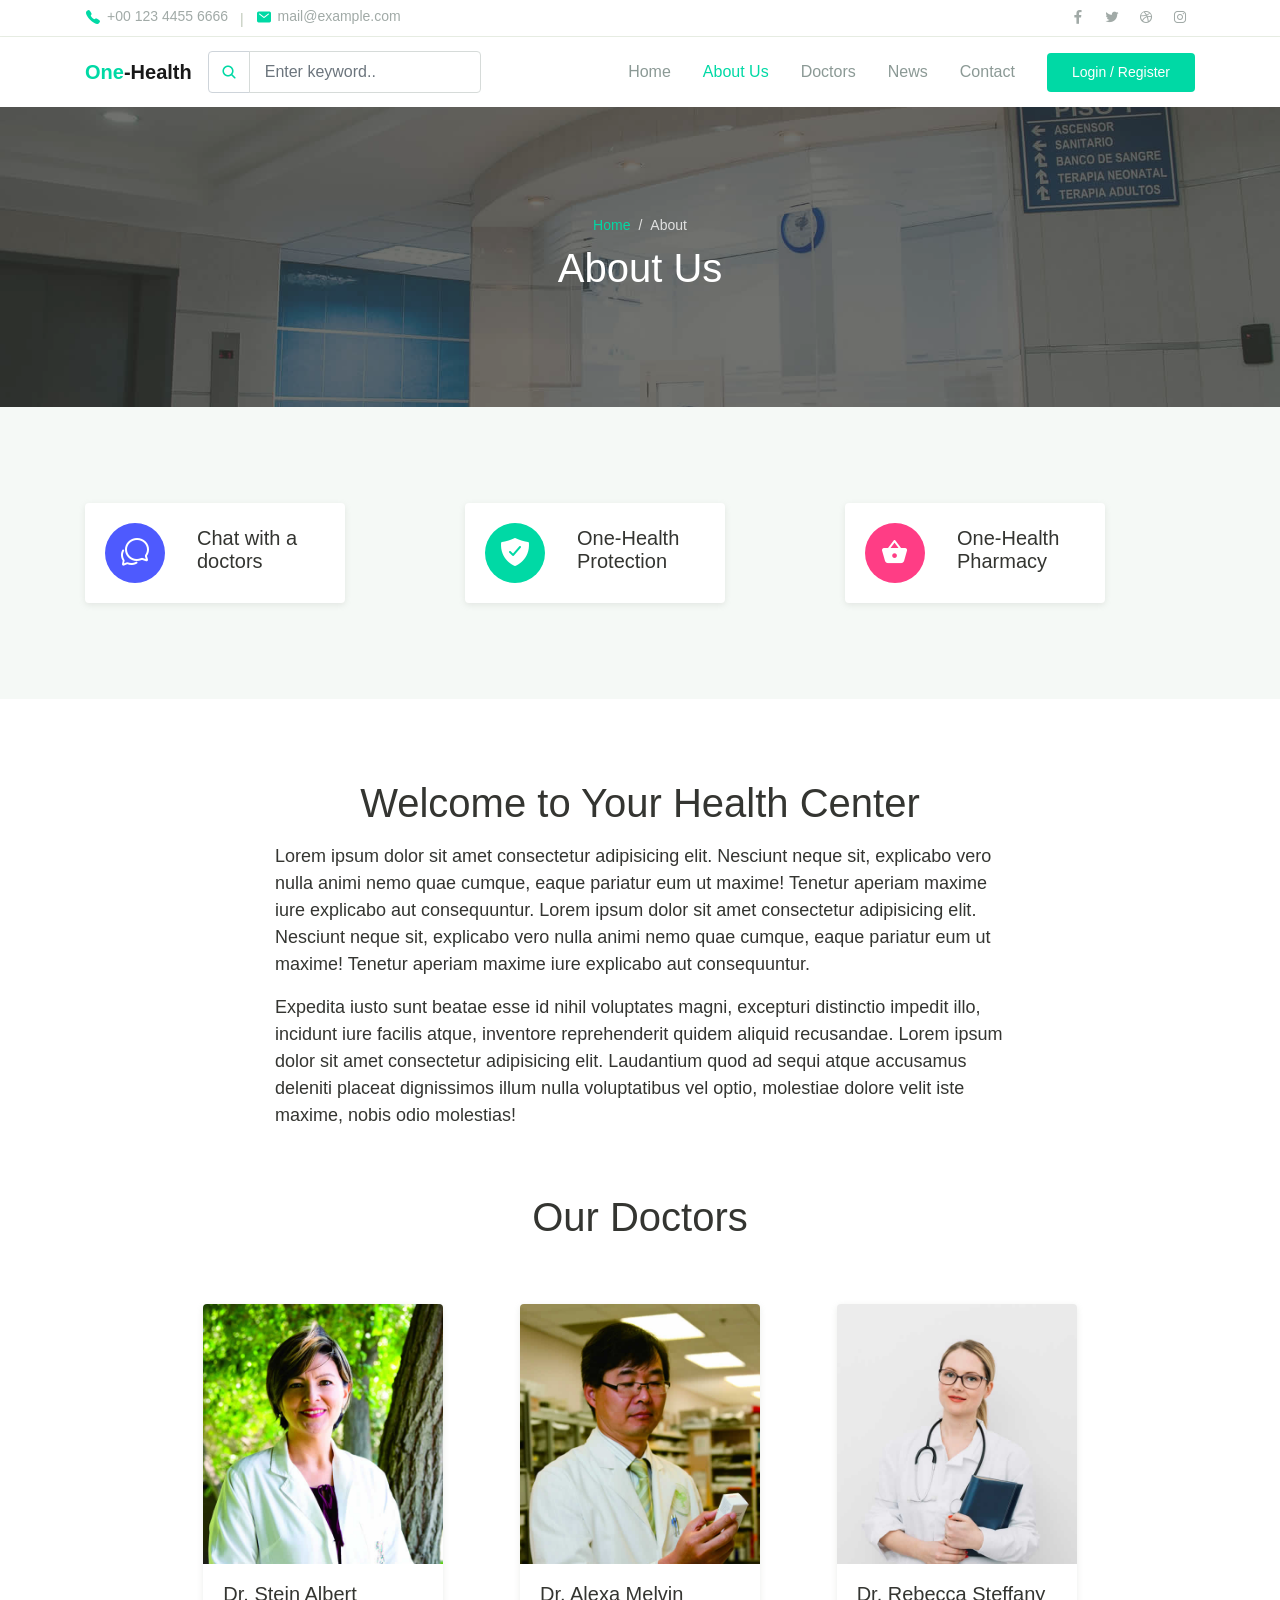
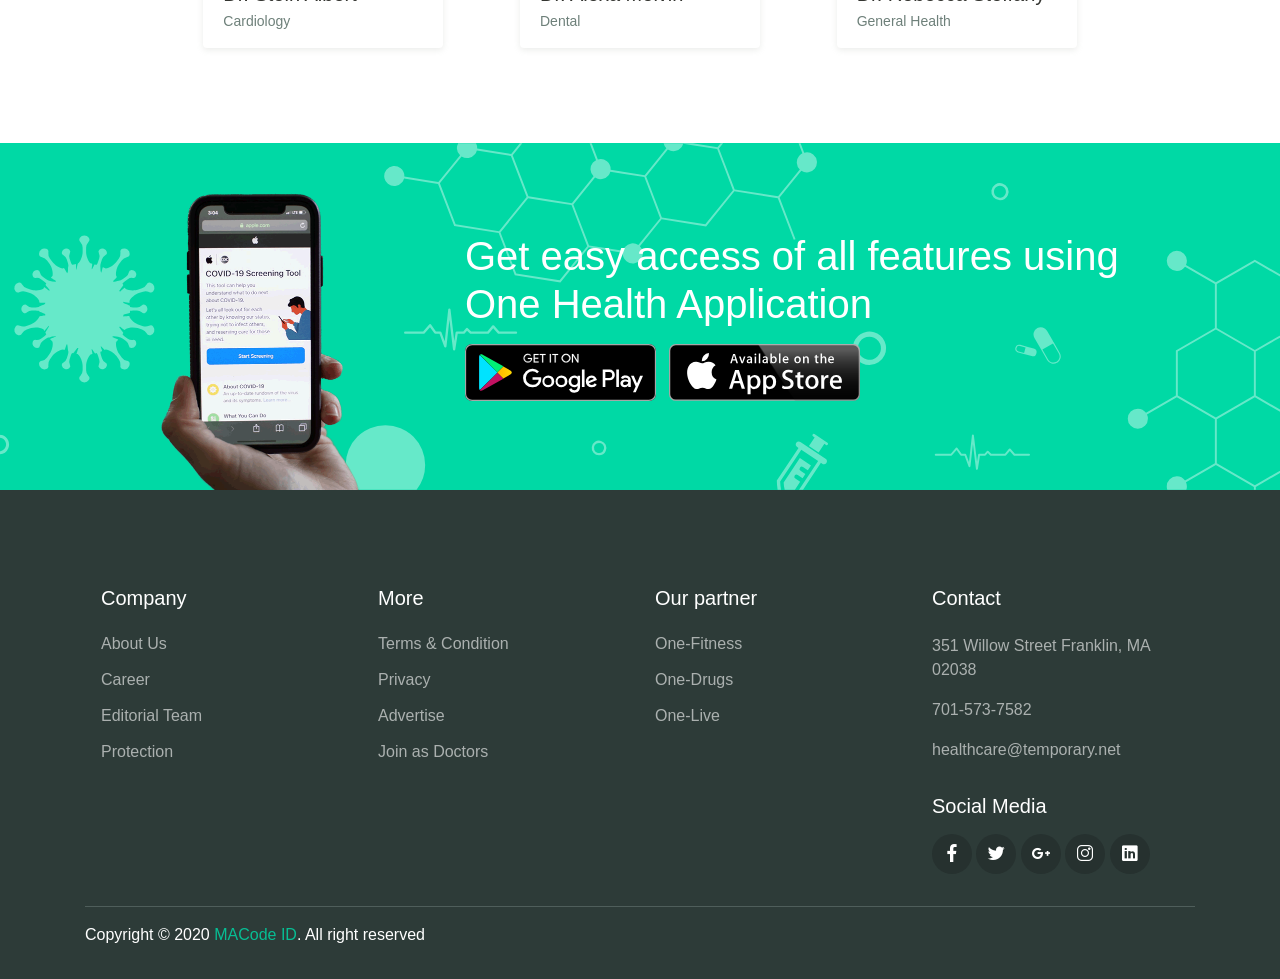
<file: Project/web/Assets/Template/Main/html/about.html>
<!DOCTYPE html>
<html lang="en">
<head>
  <meta charset="UTF-8">
  <meta name="viewport" content="width=device-width, initial-scale=1.0">

  <meta http-equiv="X-UA-Compatible" content="ie=edge">

  <meta name="copyright" content="MACode ID, https://macodeid.com/">

  <title>One Health - Medical Center HTML5 Template</title>

  <link rel="stylesheet" href="../assets/css/maicons.css">

  <link rel="stylesheet" href="../assets/css/bootstrap.css">

  <link rel="stylesheet" href="../assets/vendor/owl-carousel/css/owl.carousel.css">

  <link rel="stylesheet" href="../assets/vendor/animate/animate.css">

  <link rel="stylesheet" href="../assets/css/theme.css">
</head>
<body>

  <!-- Back to top button -->
  <div class="back-to-top"></div>

  <header>
    <div class="topbar">
      <div class="container">
        <div class="row">
          <div class="col-sm-8 text-sm">
            <div class="site-info">
              <a href="#"><span class="mai-call text-primary"></span> +00 123 4455 6666</a>
              <span class="divider">|</span>
              <a href="#"><span class="mai-mail text-primary"></span> mail@example.com</a>
            </div>
          </div>
          <div class="col-sm-4 text-right text-sm">
            <div class="social-mini-button">
              <a href="#"><span class="mai-logo-facebook-f"></span></a>
              <a href="#"><span class="mai-logo-twitter"></span></a>
              <a href="#"><span class="mai-logo-dribbble"></span></a>
              <a href="#"><span class="mai-logo-instagram"></span></a>
            </div>
          </div>
        </div> <!-- .row -->
      </div> <!-- .container -->
    </div> <!-- .topbar -->

    <nav class="navbar navbar-expand-lg navbar-light shadow-sm">
      <div class="container">
        <a class="navbar-brand" href="#"><span class="text-primary">One</span>-Health</a>

        <form action="#">
          <div class="input-group input-navbar">
            <div class="input-group-prepend">
              <span class="input-group-text" id="icon-addon1"><span class="mai-search"></span></span>
            </div>
            <input type="text" class="form-control" placeholder="Enter keyword.." aria-label="Username" aria-describedby="icon-addon1">
          </div>
        </form>

        <button class="navbar-toggler" type="button" data-toggle="collapse" data-target="#navbarSupport" aria-controls="navbarSupport" aria-expanded="false" aria-label="Toggle navigation">
          <span class="navbar-toggler-icon"></span>
        </button>

        <div class="collapse navbar-collapse" id="navbarSupport">
          <ul class="navbar-nav ml-auto">
            <li class="nav-item">
              <a class="nav-link" href="index.html">Home</a>
            </li>
            <li class="nav-item active">
              <a class="nav-link" href="about.html">About Us</a>
            </li>
            <li class="nav-item">
              <a class="nav-link" href="doctors.html">Doctors</a>
            </li>
            <li class="nav-item">
              <a class="nav-link" href="blog.html">News</a>
            </li>
            <li class="nav-item">
              <a class="nav-link" href="contact.html">Contact</a>
            </li>
            <li class="nav-item">
              <a class="btn btn-primary ml-lg-3" href="#">Login / Register</a>
            </li>
          </ul>
        </div> <!-- .navbar-collapse -->
      </div> <!-- .container -->
    </nav>
  </header>

  <div class="page-banner overlay-dark bg-image" style="background-image: url(../assets/img/bg_image_1.jpg);">
    <div class="banner-section">
      <div class="container text-center wow fadeInUp">
        <nav aria-label="Breadcrumb">
          <ol class="breadcrumb breadcrumb-dark bg-transparent justify-content-center py-0 mb-2">
            <li class="breadcrumb-item"><a href="index.html">Home</a></li>
            <li class="breadcrumb-item active" aria-current="page">About</li>
          </ol>
        </nav>
        <h1 class="font-weight-normal">About Us</h1>
      </div> <!-- .container -->
    </div> <!-- .banner-section -->
  </div> <!-- .page-banner -->

  <div class="page-section bg-light">
    <div class="container">
      <div class="row">
        <div class="col-md-4 py-3 wow zoomIn">
          <div class="card-service">
            <div class="circle-shape bg-secondary text-white">
              <span class="mai-chatbubbles-outline"></span>
            </div>
            <p><span>Chat</span> with a doctors</p>
          </div>
        </div>
        <div class="col-md-4 py-3 wow zoomIn">
          <div class="card-service">
            <div class="circle-shape bg-primary text-white">
              <span class="mai-shield-checkmark"></span>
            </div>
            <p><span>One</span>-Health Protection</p>
          </div>
        </div>
        <div class="col-md-4 py-3 wow zoomIn">
          <div class="card-service">
            <div class="circle-shape bg-accent text-white">
              <span class="mai-basket"></span>
            </div>
            <p><span>One</span>-Health Pharmacy</p>
          </div>
        </div>
      </div>
    </div>
  </div>

  <div class="page-section">
    <div class="container">
      <div class="row justify-content-center">
        <div class="col-lg-8 wow fadeInUp">
          <h1 class="text-center mb-3">Welcome to Your Health Center</h1>
          <div class="text-lg">
            <p>Lorem ipsum dolor sit amet consectetur adipisicing elit. Nesciunt neque sit, explicabo vero nulla animi nemo quae cumque, eaque pariatur eum ut maxime! Tenetur aperiam maxime iure explicabo aut consequuntur. Lorem ipsum dolor sit amet consectetur adipisicing elit. Nesciunt neque sit, explicabo vero nulla animi nemo quae cumque, eaque pariatur eum ut maxime! Tenetur aperiam maxime iure explicabo aut consequuntur.</p>
            <p>Expedita iusto sunt beatae esse id nihil voluptates magni, excepturi distinctio impedit illo, incidunt iure facilis atque, inventore reprehenderit quidem aliquid recusandae. Lorem ipsum dolor sit amet consectetur adipisicing elit. Laudantium quod ad sequi atque accusamus deleniti placeat dignissimos illum nulla voluptatibus vel optio, molestiae dolore velit iste maxime, nobis odio molestias!</p>
          </div>
        </div>
        <div class="col-lg-10 mt-5">
          <h1 class="text-center mb-5 wow fadeInUp">Our Doctors</h1>
          <div class="row justify-content-center">
            <div class="col-md-6 col-lg-4 wow zoomIn">
              <div class="card-doctor">
                <div class="header">
                  <img src="../assets/img/doctors/doctor_1.jpg" alt="">
                  <div class="meta">
                    <a href="#"><span class="mai-call"></span></a>
                    <a href="#"><span class="mai-logo-whatsapp"></span></a>
                  </div>
                </div>
                <div class="body">
                  <p class="text-xl mb-0">Dr. Stein Albert</p>
                  <span class="text-sm text-grey">Cardiology</span>
                </div>
              </div>
            </div>
            <div class="col-md-6 col-lg-4 wow zoomIn">
              <div class="card-doctor">
                <div class="header">
                  <img src="../assets/img/doctors/doctor_2.jpg" alt="">
                  <div class="meta">
                    <a href="#"><span class="mai-call"></span></a>
                    <a href="#"><span class="mai-logo-whatsapp"></span></a>
                  </div>
                </div>
                <div class="body">
                  <p class="text-xl mb-0">Dr. Alexa Melvin</p>
                  <span class="text-sm text-grey">Dental</span>
                </div>
              </div>
            </div>
            <div class="col-md-6 col-lg-4 wow zoomIn">
              <div class="card-doctor">
                <div class="header">
                  <img src="../assets/img/doctors/doctor_3.jpg" alt="">
                  <div class="meta">
                    <a href="#"><span class="mai-call"></span></a>
                    <a href="#"><span class="mai-logo-whatsapp"></span></a>
                  </div>
                </div>
                <div class="body">
                  <p class="text-xl mb-0">Dr. Rebecca Steffany</p>
                  <span class="text-sm text-grey">General Health</span>
                </div>
              </div>
            </div>

          </div>
        </div>
      </div>
    </div>
  </div>

  <div class="page-section banner-home bg-image" style="background-image: url(../assets/img/banner-pattern.svg);">
    <div class="container py-5 py-lg-0">
      <div class="row align-items-center">
        <div class="col-lg-4 wow zoomIn">
          <div class="img-banner d-none d-lg-block">
            <img src="../assets/img/mobile_app.png" alt="">
          </div>
        </div>
        <div class="col-lg-8 wow fadeInRight">
          <h1 class="font-weight-normal mb-3">Get easy access of all features using One Health Application</h1>
          <a href="#"><img src="../assets/img/google_play.svg" alt=""></a>
          <a href="#" class="ml-2"><img src="../assets/img/app_store.svg" alt=""></a>
        </div>
      </div>
    </div>
  </div> <!-- .banner-home -->

  <footer class="page-footer">
    <div class="container">
      <div class="row px-md-3">
        <div class="col-sm-6 col-lg-3 py-3">
          <h5>Company</h5>
          <ul class="footer-menu">
            <li><a href="#">About Us</a></li>
            <li><a href="#">Career</a></li>
            <li><a href="#">Editorial Team</a></li>
            <li><a href="#">Protection</a></li>
          </ul>
        </div>
        <div class="col-sm-6 col-lg-3 py-3">
          <h5>More</h5>
          <ul class="footer-menu">
            <li><a href="#">Terms & Condition</a></li>
            <li><a href="#">Privacy</a></li>
            <li><a href="#">Advertise</a></li>
            <li><a href="#">Join as Doctors</a></li>
          </ul>
        </div>
        <div class="col-sm-6 col-lg-3 py-3">
          <h5>Our partner</h5>
          <ul class="footer-menu">
            <li><a href="#">One-Fitness</a></li>
            <li><a href="#">One-Drugs</a></li>
            <li><a href="#">One-Live</a></li>
          </ul>
        </div>
        <div class="col-sm-6 col-lg-3 py-3">
          <h5>Contact</h5>
          <p class="footer-link mt-2">351 Willow Street Franklin, MA 02038</p>
          <a href="#" class="footer-link">701-573-7582</a>
          <a href="#" class="footer-link">healthcare@temporary.net</a>

          <h5 class="mt-3">Social Media</h5>
          <div class="footer-sosmed mt-3">
            <a href="#" target="_blank"><span class="mai-logo-facebook-f"></span></a>
            <a href="#" target="_blank"><span class="mai-logo-twitter"></span></a>
            <a href="#" target="_blank"><span class="mai-logo-google-plus-g"></span></a>
            <a href="#" target="_blank"><span class="mai-logo-instagram"></span></a>
            <a href="#" target="_blank"><span class="mai-logo-linkedin"></span></a>
          </div>
        </div>
      </div>

      <hr>

      <p id="copyright">Copyright &copy; 2020 <a href="https://macodeid.com/" target="_blank">MACode ID</a>. All right reserved</p>
    </div>
  </footer>

<script src="../assets/js/jquery-3.5.1.min.js"></script>

<script src="../assets/js/bootstrap.bundle.min.js"></script>

<script src="../assets/vendor/owl-carousel/js/owl.carousel.min.js"></script>

<script src="../assets/vendor/wow/wow.min.js"></script>

<script src="../assets/js/theme.js"></script>
  
</body>
</html>
</file>
<file: Project/web/Assets/Template/Home/css/style.css>
/*------------------------------------------------------------------
    IMPORT FONTS
-------------------------------------------------------------------*/

@import url('https://fonts.googleapis.com/css?family=Catamaran:100,200,300,400,500,600,700,900');

/*------------------------------------------------------------------
    IMPORT FILES
-------------------------------------------------------------------*/

@import url(animate.css);
@import url(font-awesome.min.css);
@import url(magnific-popup.css);
@import url(responsiveslides.css);
@import url(owl.carousel.min.css);
@import url(flaticon.css);

/*------------------------------------------------------------------
    SKELETON
-------------------------------------------------------------------*/

body {
    color: #666666;
    font-size: 15px;
    font-family: 'Catamaran', sans-serif;
    line-height: 1.80857;
}


a {
    color: #1f1f1f;
    text-decoration: none !important;
    outline: none !important;
    -webkit-transition: all .3s ease-in-out;
    -moz-transition: all .3s ease-in-out;
    -ms-transition: all .3s ease-in-out;
    -o-transition: all .3s ease-in-out;
    transition: all .3s ease-in-out;
}

h1,
h2,
h3,
h4,
h5,
h6 {
    letter-spacing: 0;
    font-weight: normal;
    position: relative;
    padding: 0 0 10px 0;
    font-weight: normal;
    line-height: 120% !important;
    color: #1f1f1f;
    margin: 0
}

h1 {
    font-size: 24px
}

h2 {
    font-size: 22px
}

h3 {
    font-size: 18px
}

h4 {
    font-size: 16px
}

h5 {
    font-size: 14px
}

h6 {
    font-size: 13px
}

h1 a,
h2 a,
h3 a,
h4 a,
h5 a,
h6 a {
    color: #212121;
    text-decoration: none!important;
    opacity: 1
}

h1 a:hover,
h2 a:hover,
h3 a:hover,
h4 a:hover,
h5 a:hover,
h6 a:hover {
    opacity: .8
}

a {
    color: #1f1f1f;
    text-decoration: none;
    outline: none;
}

a,
.btn {
    text-decoration: none !important;
    outline: none !important;
    -webkit-transition: all 0.5s ease-in-out 0s;
	-moz-transition: all 0.5s ease-in-out 0s;
	-ms-transition: all 0.5s ease-in-out 0s;
	-o-transition: all 0.5s ease-in-out 0s;
	transition: all 0.5s ease-in-out 0s;
}

.btn-custom {
    margin-top: 20px;
    background-color: transparent !important;
    border: 2px solid #ddd;
    padding: 12px 40px;
    font-size: 16px;
}

.lead {
    font-size: 18px;
    line-height: 30px;
    color: #767676;
    margin: 0;
    padding: 0;
}

blockquote {
    margin: 20px 0 20px;
    padding: 30px;
}

ul, li, ol{
	list-style: none;
	margin: 0px;
	padding: 0px;
}
button:focus{
	outline: none;
}

.form-control::-moz-placeholder {
    color: #12557f;
    opacity: 1;
}


/*------------------------------------------------------------------
    LOADER 
-------------------------------------------------------------------*/

#preloader {
    width: 100%;
    height: 100%;
    top: 0;
    right: 0;
    bottom: 0;
    left: 0;
    z-index: 11000;
    position: fixed;
    display: block;
	display: flex;
	justify-content: center;
	align-items: center;
	background: #ffffff;
}

.loader {
  display: inline-flex;
  flex-wrap: wrap;
  width: 258px;
  height: 229px;
}





#scroll-to-top {
    width: 40px;
    height: 40px;
    position: fixed;
    bottom: 20px;
    right: 20px;
    display: none;
	font-size: 34px;
    border-radius: 2px;
	transition: .2s;
	letter-spacing: 1px;
	text-align: center;
	line-height: 40px;
	background: #57cef8;
	color: #ffffff;
	padding: 0;
}

/*------------------------------------------------------------------
    HEADER
-------------------------------------------------------------------*/

.main-top{
	background: #12557f;
}
.left-top a{
	display: inline-block;
	color: #ffffff;
	float: left;
	font-size: 14px;
}

.new-btn-d{
	padding: 12px 30px;
	font-weight: 400;
	background: none;
	color: #ffffff;
	-webkit-transition: color 0.3s;
	transition: color 0.3s;
	border-radius: 0;
	border: 1px solid transparent;
	position: relative;
	overflow: hidden;
	z-index: 9;
	text-transform: uppercase;
}

.new-btn-d::before, .new-btn-d::after {
    content: '';
    position: absolute;
    height: 100%;
    width: 100%;
    bottom: 0;
    left: 0;
	top: 100%;
    z-index: -9;
    -webkit-transition: -webkit-transform 0.3s;
    transition: transform 0.3s;
        transition-timing-function: ease;
    -webkit-transition-timing-function: cubic-bezier(0.75, 0, 0.125, 1);
    transition-timing-function: cubic-bezier(0.75, 0, 0.125, 1);
}

.new-btn-d:hover::before, .new-btn-d:hover::after {
    -webkit-transform: translate3d(0, -100%, 0);
    transform: translate3d(0, -100%, 0);
}

.new-btn-d::before {
    background: rgba(255,255,255,0.2);
}

.new-btn-d::after {
    background: #00cb86;
}
.new-btn-d:hover::after {
    -webkit-transition-delay: 0.175s;
    transition-delay: 0.175s;
}

.new-btn-d.br-2{
	border: 2px solid #ffffff;
}

.mail-b{
	float: left;
}
.mail-b a{
	font-size: 14px;
	color: #ffffff;
	padding: 12px 30px;
	border: 2px solid #ffffff;
}
.mail-b a:hover{
	color: #00cb86;
	border: 2px solid #00cb86;
}

.right-top{
	float: right;
}
.right-top ul{}
.right-top ul li{
	float: left;
}
.right-top ul li a{
	font-size: 27px;
	display: inline-block;
	color: #ffffff;
	padding: 0px 20px;
	border: 2px solid #ffffff;
}
.right-top ul li a:hover{
	background: #00cb86;
	color: #ffffff;
}

.wel-nots{
	float: right;
	margin-left: 20px;
}
.wel-nots p{
	font-size: 16px;
	color: #ffffff;
	padding: 12px 0px;
	margin: 0px;
}


.top-header .navbar{
	padding: 5px 0px;
}

.top-header{
	background: #ffffff;
	position: relative;
	top: 0px;
	left: 0px;
	width: 100%;
	margin: 0 auto;
	z-index: 20;
}

.top-header .navbar .navbar-collapse ul li a{
	text-transform: uppercase;
	font-size: 14px;
	padding: 10px 15px;
	position: relative;
	font-weight: 500;
}



.top-header .navbar .navbar-collapse ul li a.active{
	background: #00cb86;
	color: #ffffff;
	-webkit-transition: all 0.5s ease-in-out 0s;
	-moz-transition: all 0.5s ease-in-out 0s;
	-ms-transition: all 0.5s ease-in-out 0s;
	-o-transition: all 0.5s ease-in-out 0s;
	transition: all 0.5s ease-in-out 0s;
}
.top-header .navbar .navbar-collapse ul li a.active::after{
	width: 20px;
	height: 20px;
	content: "";
	float: left;
	position: absolute;
	bottom: -8px;
	left: 0;
	right: 0;
	margin: auto;
	background: url(../images/menu-arrow.png) no-repeat center;
	border-radius: 10px;
	transition: ease all 0.3s;
	transform: translateY(0%) rotate(140deg);
	-webkit-transform: translateY(0%) rotate(140deg);
	-o-transform: translateY(0%) rotate(140deg);
	-ms-transform: translateY(0%) rotate(140deg);
	-moz-transform: translateY(0%) rotate(140deg);
	-webkit-transition: all 0.5s ease-in-out 0s;
	-moz-transition: all 0.5s ease-in-out 0s;
	-ms-transition: all 0.5s ease-in-out 0s;
	-o-transition: all 0.5s ease-in-out 0s;
	transition: all 0.5s ease-in-out 0s;
}
.top-header .navbar .navbar-collapse ul li a:hover{
	background: #00cb86;
	color: #ffffff;
}


.top-header.fixed-menu{
	width: 100%;
	position: fixed;
	box-shadow: 0px 3px 6px 3px rgba(0, 0, 0, 0.06);
	-webkit-animation-duration: 1s;
	animation-duration: 1s;
	-webkit-animation-fill-mode: both;
	animation-fill-mode: both;
	-webkit-animation-name: fadeInDown;
	animation-name: fadeInDown;
	background: #fff;
	z-index: 20;
}

.navbar-toggler{
	border: 1px solid #57cef8 ;
	border-radius: 0;
	margin: 16px 15px;
	padding: 10px 10px;
	-webkit-transition: all 0.2s linear;
	-moz-transition: all 0.2s linear;
	-o-transition: all 0.2s linear;
	transition: all 0.2s linear;
}
.navbar-toggler span{
	background: #333333;
	display: block;
	width: 25px;
	height: 2px;
	margin: 0 auto;
		margin-top: 0px;
	-webkit-border-radius: 1px;
	-moz-border-radius: 1px;
	border-radius: 1px;
	-webkit-transition: all 0.2s linear;
	-moz-transition: all 0.2s linear;
	-o-transition: all 0.2s linear;
	transition: all 0.2s linear;
}
.navbar-toggler span + span{
	margin-top: 5px;
}

.navbar-toggler:hover{
	border: 1px solid #00cb86;
}

.navbar-toggler:hover span{
	background: #00cb86;
}


/*------------------------------------------------------------------
    Banner
-------------------------------------------------------------------*/

.home-slider{
	position: relative;
	height: 100%;
}

.lbox-caption {
    display: table;
    height: 100% !important;
	width: 100% !important;
	left: 0 !important;
}

.lbox-caption {
    position: absolute;
    margin: 0 auto;
    left: 0;
    right: 0;
	z-index: 10;
}

.lbox-details {
    display: table-cell;
    text-align: center;
    vertical-align: middle;
	position: absolute;
	top: 0px;
	left: 0;
	right: 0;
	height: 100%;
	padding: 22% 0%;
}

.lbox-details::before{
	content: "";
	background: rgba(0,0,0,0.5);
	position: absolute;
	top: 0px;
	left: 0px;
	width: 100%;
	height: 100%;
	z-index: 2;
}

.lbox-details h1{
	font-size: 54px;
	font-family: 'Catamaran', sans-serif;
	color: #ffffff;
	font-weight: 600;
	position: relative;
	z-index: 3;
}

.lbox-details h2{
	font-size: 48px;
	color: #ffffff;
	font-weight: 300;
	position: relative;
	z-index: 3;
}
.lbox-details p{
	color: #ffffff;
	position: relative;
	z-index: 3;
}
.lbox-details p strong{
	color: #00cb86;
	font-size: 40px;
	font-family: 'Catamaran', sans-serif;
}
.lbox-details a.btn{
	background: #12557f;
	padding: 10px 20px;
	font-size: 20px;
	text-transform: capitalize;
	color: #ffffff;
	border-radius: 0px;
	border: 2px solid #ffffff;
	position: relative;
	display: inline-block;
	z-index: 3;
}
.lbox-details a.btn:hover{
	background: #00cb86;
	color: #ffffff;
}



/*------------------------------------------------------------------
    About
-------------------------------------------------------------------*/

.tooltip-1 {
	display: inline-block;
	position: relative;
	color: #00cb86;
	opacity: 1;
}

.tooltip__wave {
	width: 30%;
	height: 20px;
	position: absolute;
	bottom: -10px;
	left: 0;
	right: 0px;
	margin: 0 auto;
	overflow: hidden;
}

.tooltip__wave span {
	position: absolute;
	left: -100%;
	width: 200%;
	height: 100%;
	background: url(../images/wave.svg) repeat-x center center;
	background-size: 50% auto;
}


.about-box{
	padding: 70px 0px;
}

.title-box{
	text-align: center;
	margin-bottom: 30px;
}
.title-box h2{
	font-size: 42px;
	font-family: 'Catamaran', sans-serif;
	color: #222222;
	font-weight: 500;
	position: relative;
	padding-bottom: 30px;
	margin-bottom: 15px;
}

.title-box h2::after{
	content: "";
	position: absolute;
	background: url(../images/tag-line.png)no-repeat center;
	width: 120px;
	height: 20px;
	bottom: 0;
	left: 0;
	right: 0;
	margin: 0 auto;
}

.title-box h2 span{
	color: #00cb86;
	text-decoration: underline;
}
.about-main-info h2{
	font-size: 40px;
	font-family: 'Catamaran', sans-serif;
}
.about-main-info h2 span{
	color: #00cb86;
	text-decoration: underline;
}
.about-main-info{
	margin-bottom: 30px;
}

.about-m{
	border: 2px solid #00cb86;
	box-shadow: 0 10px 25px 0 rgba(0,0,40,.2);
}

.about-m ul#banner {
  position: relative;
  width: 100%;
  height: 450px;
  overflow: hidden;
  margin: 0 auto;
}

.about-m ul#banner li {
  position: absolute;
  top: 0;
  left: 0;
  display: none;
}

.about-m ul#banner li img { 
	visibility: hidden; 
	width: 100%;
}

.about-m ul#banner li canvas {
  position: absolute;
  top: 0;
  left: 0;
}


.about-img{
	padding: 30px 0px;
}

.about-img img{
	border-radius: 10px;
}

.about-m ul{
	display: block;
	text-align: center;
	padding-bottom: 30px;
}
.about-m ul li{
	display: inline-block;
	text-align: center;
}
.about-m ul li a{
	background: #528780;
	color: #ffffff;
	width: 38px;
	height: 38px;
	text-align: center;
	line-height: 38px;
	display: block;
	border-radius: 50px;
	margin: 0px 5px;
}

.about-m ul li a:hover{
	background: #333333;
	color: #ffffff;
}

.about-main-info h2{
	font-size: 32px;
	color: #333333;
	font-weight: 500;
}

.about-main-info a{
	border-radius: 2px;
	transition: .2s;
	letter-spacing: 1px;
	padding: 10px 18px;
	background: #ffffff;
	color: #12557f;
	display: inline-block;
	line-height: 24px;
}

.about-main-info a.new-btn-d.br-2{
	border: 2px solid #12557f;
}

.about-main-info a.new-btn-d::before{
	background: rgba(18,85,127,0.2);
}

.about-main-info a:hover{
	color: #ffffff;
}

.hvr-radial-out{
	display: inline-block;
	vertical-align: middle;
	-webkit-transform: perspective(1px) translateZ(0);
	transform: perspective(1px) translateZ(0);
	box-shadow: 0 0 1px rgba(0, 0, 0, 0);
	position: relative;
	overflow: hidden;
	background: #e1e1e1;
	-webkit-transition-property: color;
	transition-property: color;
	-webkit-transition-duration: 0.3s;
	transition-duration: 0.3s;
}

.hvr-radial-out::before {
    content: "";
    position: absolute;
    z-index: -1;
    top: 0;
    left: 0;
    right: 0;
    bottom: 0;
    background: #333333;
    border-radius: 100%;
    -webkit-transform: scale(0);
    transform: scale(0);
    -webkit-transition-property: transform;
    transition-property: transform;
    -webkit-transition-duration: 0.3s;
    transition-duration: 0.3s;
    -webkit-transition-timing-function: ease-out;
    transition-timing-function: ease-out;
}

.hvr-radial-out:hover::before, .hvr-radial-out:focus::before, .hvr-radial-out:active::before {
    -webkit-transform: scale(2);
    transform: scale(2);
}


/*------------------------------------------------------------------
    Services
-------------------------------------------------------------------*/

.services-box{
	padding: 70px 0px;
	background-color: #f2f3f5;
}

.serviceBox{
    padding: 35px 20px 25px;
    border: 1px solid #16567f;
    text-align: center;
    position: relative;
    transition: all 0.3s ease 0s;
}
.serviceBox:hover{ border-color: #00cb86 ; }
.serviceBox:before{
    content: "";
    border-top: 20px solid #16567f;
    border-left: 20px solid transparent;
    border-bottom: 20px solid transparent;
    position: absolute;
    top: 7px;
    right: 7px;
    transition: all 0.3s ease 0s;
}
.serviceBox:hover:before{ border-top-color: #00cb86 ; }
.serviceBox .service-icon{
    display: inline-block;
    width: 80px;
    height: 80px;
    line-height: 80px;
    font-size: 30px;
    color: #064774;
    margin-bottom: 35px;
    z-index: 1;
    position: relative;
    transition:all 0.3s ease 0s;
}
.serviceBox:hover .service-icon{ color: #fff; }
.serviceBox .service-icon:before{
    content: "";
    width: 100%;
    height: 100%;
    border-radius: 3px;
    border: 1px solid #16567f;
    position: absolute;
    top: 0;
    left: 0;
    z-index: -1;
    transform: rotate(45deg);
    transition: all 0.3s ease 0s;
}
.serviceBox:hover .service-icon:before{
    border-color: #00cb86 ;
    background: #00cb86 ;
}
.serviceBox .title{
    font-size: 20px;
    font-weight: 700;
    color: #064774;
    text-transform: capitalize;
    margin: 0 0 15px 0;
	padding: 0;
}
.serviceBox .description{
    font-size: 15px;
    color: #999;
    line-height: 27px;
    margin: 0 0 10px 0;
}
@media only screen and (max-width:990px){
    .serviceBox{ margin-bottom: 30px; }
}

.serviceBox a{
	border-radius: 2px;
	transition: .2s;
	letter-spacing: 1px;
	padding: 10px 18px;
	background: #ffffff;
	color: #12557f;
	display: inline-block;
	line-height: 12px;
}

.serviceBox a.new-btn-d.br-2{
	border: 2px solid #12557f;
}
.serviceBox a:hover{
	color: #ffffff;
}
.serviceBox a.new-btn-d::before {
    background: rgba(18,85,127,0.2);
}
.services-box .owl-carousel{
	text-align: center;
}
.services-box .owl-carousel .owl-nav{
	display: inline-block;
	margin: 0 auto;
	margin-top: 20px;
}
.services-box .owl-carousel .owl-nav .owl-prev{
	border: 2px solid #12557f;
	border-radius: 2px;
	transition: .2s;
	letter-spacing: 1px;
	padding: 10px 18px !important;
	background: #ffffff;
	color: #12557f;
	display: inline-block;
	line-height: 12px;
	font-size: 34px;
	margin: 0 10px;
}
.services-box .owl-carousel .owl-nav .owl-prev:hover{
	background: #00cb86;
	color: #ffffff;
}
.services-box .owl-carousel .owl-nav .owl-next{
	border: 2px solid #12557f;
	border-radius: 2px;
	transition: .2s;
	letter-spacing: 1px;
	padding: 10px 18px !important;
	background: #ffffff;
	color: #12557f;
	display: inline-block;
	line-height: 12px;
	font-size: 34px;
	margin: 0 10px;
}
.services-box .owl-carousel .owl-nav .owl-next:hover{
	background: #00cb86;
	color: #ffffff;
}

/*------------------------------------------------------------------
    Appointment
-------------------------------------------------------------------*/

.appointment-main{
	padding: 70px 0px;
	position: relative;
}

.well-block{}
.well-block .well-title h2{
	font-size: 32px;
	font-weight: 600;
	padding-bottom: 20px;
}

.well-block form .form-group .control-label{
	font-size: 16px;
}
.well-block form .form-group .form-control {
	min-height: 60px;
	min-height: 50px;
	padding: 0px 15px;
	border-radius: 0;
	color: #12557f;
	border: 1px solid #12557f;
}
.well-block form .form-group .form-control:focus{
	box-shadow: none;
}

.well-block form .form-group button{
	border-radius: 2px;
	transition: .2s;
	letter-spacing: 1px;
	padding: 10px 18px;
	background: #ffffff;
	color: #12557f;
	display: inline-block;
	line-height: 24px;
	cursor: pointer;
}
.well-block form .form-group button.new-btn-d.br-2 {
    border: 2px solid #12557f;
}
.well-block form .form-group button.new-btn-d::before {
    background: rgba(18,85,127,0.2);
}

.feature-block .feature-title{
	font-size: 20px;
}

.well-block form .form-group button:hover{
	color: #ffffff;
}


/*------------------------------------------------------------------
    Gallery
-------------------------------------------------------------------*/

.gallery-box{
	padding: 70px 0px;
}

.box-gallery{
    text-align: center;
    box-shadow: 0 0 5px #7e7d7d;
    position: relative;
	margin-bottom: 30px;
}
.box-gallery img{
    width: 100%;
    height: auto;
}
.box-gallery .box-content{
    width: 100%;
    height: 100%;
    position: absolute;
    top: 0;
    left: 0;
    transition: all 0.5s ease 0s;
}
.box-gallery:hover .box-content{
    background-color: rgba(255, 242, 242, 0.8);
}
.box-gallery .box-content:before,
.box-gallery .box-content:after{
    content: "";
    width: 50px;
    height: 50px;
    position: absolute;
    opacity: 0;
    transform: scale(1.5);
    transition: all 0.6s ease 0.3s;
}
.box-gallery .box-content:before{
    border-left: 2px solid #00cb86;
    border-top: 2px solid #00cb86;
    top: 19px;
    left: 19px;
}
.box-gallery .box-content:after{
    border-bottom: 2px solid #00cb86;
    border-right: 2px solid #00cb86;
    bottom: 19px;
    right: 19px;
}
.box-gallery:hover .box-content:before,
.box-gallery:hover .box-content:after{
    opacity: 1;
    transform: scale(1);
}
.box-gallery .title{
    font-size: 22px;
    color: #333333;
    margin: 0;
    position: relative;
    top: 0;
    opacity: 0;
    transition: all 1s ease 0.01s;
}
.box-gallery:hover .title{
    top: 32%;
    opacity: 1;
    transition: all 0.5s cubic-bezier(1, -0.53, 0.405, 1.425) 0.01s;
}
.box-gallery .title:after{
    content: "";
    width: 0;
    height: 2px;
    background: #00cb86;
    position: absolute;
    bottom: -8px;
    left: 0;
    right: 0;
    margin: 0 auto;
    transition: all 1s ease 0s;
}
.box-gallery:hover .title:after{
    width: 80%;
    transition: all 1s ease 0.8s;
}
.box-gallery .icon{
    width: 100%;
    list-style: none;
    padding: 0;
    margin: 0 auto;
    position: absolute;
    bottom: 0;
    opacity: 0;
    transition-duration: 0.6s;
    transition-timing-function: cubic-bezier(1, -0.53, 0.405, 1.425);
    transition-delay: 0.1s;
}
.box-gallery:hover .icon{
    bottom: 32%;
    opacity: 1;
}
.box-gallery .icon li{
    display: inline-block;
}
.box-gallery .icon li a{
    display: block;
    width: 40px;
    height: 40px;
    line-height: 40px;
    border-radius: 50%;
    font-size: 18px;
    color: #000;
    border: 2px solid #12557f;
    margin-right: 5px;
    transition: all 0.3s ease-in-out 0s;
}
.box-gallery .icon li a:hover{
    background: #00cb86;
    color: #fff;
}
@media only screen and (max-width:990px){
    .box-gallery{ margin-bottom: 30px; }
}


/*------------------------------------------------------------------
    Team
-------------------------------------------------------------------*/

.team-box{
	padding: 70px 0px;
}

.our-team{
    text-align: center;
    overflow: hidden;
    position: relative;
    z-index: 1;
}
.our-team:before,
.our-team:after{
    content: "";
    width: 130px;
    height: 130px;
    background: #12557f;
    position: absolute;
	border-radius: 50%;
    z-index: -1;
}
.our-team:before{
    top: 0px;
    left: 0;
}
.our-team:after{
    bottom: 0px;
    right: 0;
}
.our-team .pic{
    margin: 8px;
    position: relative;
    border: 3px solid #00cb86;
    transition: all 0.5s ease 0s;
}
.our-team:hover .pic{
    border-color: #12557f;
}
.our-team .pic:after{
    content: "";
    width: 100%;
    height: 0;
    background: #00cb86;
    position: absolute;
    bottom: 0;
    left: 0;
    opacity: 0;
    transform-origin: 0 0 0;
    transition: all 0.5s ease 0s;
}
.our-team:hover .pic:after{
    height: 100%;
    opacity: 0.85;
}
.our-team img{
    width: 100%;
    height: auto;
}
.our-team .team-content{
    width: 100%;
    position: absolute;
    bottom: -50%;
    left: 0;
    transition: all 0.5s ease 0.2s;
}
.our-team:hover .team-content{
    bottom: 38%;
}
.our-team .title{
    font-size: 18px;
    font-weight: 600;
    color: #fff;
    text-transform: capitalize;
    margin: 0px;
}
.our-team .post{
    font-size: 14px;
    color: #fff;
    line-height: 26px;
    text-transform: capitalize;
}
.our-team .social{
    padding: 0;
    margin: 40px 0 0 0;
    list-style: none;
}
.our-team .social li{
    display: inline-block;
}
.our-team .social li a{
    display: inline-block;
    width: 35px;
    height: 35px;
    line-height: 35px;
    border-radius: 50%;
    border: 1px solid #fff;
    font-size: 18px;
    color: #fff;
    margin: 0 7px;
    transition: all 0.5s ease 0s;
}
.our-team .social li a:hover{
    background: #fff;
    color: #12557f;
}
@media only screen and (max-width: 990px){
    .our-team{ margin-bottom: 30px; }
}




/*------------------------------------------------------------------
    Blog
-------------------------------------------------------------------*/

.blog-box{
	padding: 70px 0px;
	background-color: #f2f3f5;
}
.blog-inner{
	background: #ffffff;
	text-align: center;
	margin-bottom: 30px;
	border: 10px solid #fff;
	box-shadow: 0 2px 5px rgba(0,0,0,.1);
}

.blog-img{
	overflow: hidden;
}
.blog-img img{
	transition: all 0.9s ease 0s;
}
.blog-inner:hover .blog-img img{
	-moz-transform: scale(1.5) rotate(-10deg);
	-webkit-transform: scale(1.5) rotate(-10deg);
	-ms-transform: scale(1.5) rotate(-10deg);
	-o-transform: scale(1.5) rotate(-10deg);
	transform: scale(1.5) rotate(-10deg);
}
.blog-inner a{
	border-radius: 2px;
	transition: .2s;
	letter-spacing: 1px;
	padding: 10px 18px;
	background: #ffffff;
	color: #12557f;
	font-size: 14px;
	display: inline-block;
	line-height: 24px;
}

.blog-inner a.new-btn-d.br-2{
	border: 2px solid #12557f;
}

.blog-inner a.new-btn-d::before{
	background: rgba(18,85,127,0.2);
}


.blog-inner a:hover{
	color: #ffffff;
}

.blog-inner .item-meta{
	background: #12557f;
}
.blog-inner .item-meta a{
	background: #12557f;
	color: #ffffff;
	display: inline-block;
	border: none;
}
.blog-inner .item-meta span{
	color: #ffffff;
	background: #00cb86;
	display: inline-block;
	padding: 5px;
}

.blog-inner h2{
	margin-top: 20px;
}


/*------------------------------------------------------------------
    Contact
-------------------------------------------------------------------*/

.contact-box{
	padding: 70px 0px;
}

.left-contact{
	margin-top: 60px;
}
.left-contact h2{
	font-size: 38px;
	font-weight: 700;
	padding-bottom: 30px;
	text-align: center;
}
.cont-line{
	overflow: hidden;
	margin-bottom: 30px;
	width: 33.33%;
	float: left;
}
.icon-b{
	width: 80px;
	height: 80px;
	text-align: center;
	line-height: 80px;
	font-size: 40px;
	border: 2px dotted #12557f;
	margin-right: 10px;
	color: #00cb86;
	border-radius: 50%;
}

.dit-right h4{
	font-size: 18px;
	color: #333333;
	font-weight: 600;
	padding-bottom: 0;
}
.dit-right{
	padding-right: 14px;
}
.dit-right p{
	font-size: 16px;
	margin: 0px;
}
.dit-right a{
	font-size: 16px;
	color: #333333
}
.dit-right a:hover{
	color: #00cb86;
}

.contact-block{}

.contact-block .form-group .form-control{
	background: #00cb86;
	height: 45px;
	font-size: 16px;
	border: 0;
	color: #ffffff;
	padding: 6px 15px;
	-webkit-box-shadow: none;
	box-shadow: none;
	-webkit-border-radius: 4px;
	-moz-border-radius: 4px;
	-o-border-radius: 4px;
	-ms-border-radius: 4px;
	border-radius: 4px;
}

.contact-block .form-group textarea.form-control{
	height: 150px;
	padding-top: 15px;
}

.submit-button .btn-common{
	background-color: #00cb86;
	height: 45px;
	line-height: 45px;
	font-size: 16px;
	font-weight: 600;
	color: #fff;
	padding: 0 15px;
	border: 0;
	outline: 0;
	text-transform: uppercase;
	border-radius: 0px;
	-webkit-transition: all 0.3s;
	-moz-transition: all 0.3s;
	-o-transition: all 0.3s;
	-ms-transition: all 0.3s;
	transition: all 0.3s;
}
.submit-button .btn-common:hover{
	background-color: #528780;
}

.custom-select{
	height: 45px;
	font-size: 16px;
}
select.form-control:not([size]):not([multiple]){
	height: calc(45px + 2px);
}

.help-block ul li{
	color: red;
}

.footer-box{
	background: #292f35;
	padding: 20px 0;
}

.footer-box .footer-company-name{
	text-align: center;
	margin: 0px;
	color: #ffffff;
}

.footer-box .footer-company-name a{
	color: #00cb86;
}
.footer-box .footer-company-name a:hover{
	color: #000000;
}




/*------------------------------------------------------------------
    Subscribe
-------------------------------------------------------------------*/

.subscribe-box{
	padding: 70px 0px;
	background: url(../images/footer-bg.jpg) no-repeat center;
	background-size: cover;
	position: relative;
}

.subscribe-box::before{
	content: "";
	background: rgba(0,0,0,0.8);
	width: 100%;
	height: 100%;
	left: 0px;
	top: 0px;
	position: absolute;
}

.subscribe-inner{
	max-width: 500px;
	width: 100%;
	margin: 0 auto;
}
.subscribe-inner h2{	
	font-size: 28px;
	font-weight: 600;
	color: #ffffff;
}

.subscribe-inner p{
	color: #cccccc;
}

.subscribe-inner .form-group .form-control-1{
	width: 100%;
	padding: 12px 15px;
	border-radius: 0px;
	border: none;
}

.subscribe-inner .form-group button{	
	letter-spacing: 1px;
	border-radius: 2px;
	transition: .2s;
	letter-spacing: 1px;
	padding: 10px 18px;
	background: #ffffff;
	color: #12557f;
	display: inline-block;
	line-height: 24px;
	border: none;
	cursor: pointer;
}

.subscribe-inner .form-group button.new-btn-d.br-2 {
    border: 2px solid #12557f;
}
.subscribe-inner .form-group button.new-btn-d::before{
	background: rgba(18,85,127,0.2);
}

.subscribe-inner .form-group button:hover {
	color: #ffffff;
}
</file>
<file: Project/web/Assets/Template/Home/css/responsive.css>
/* only small desktops */
/* tablets */
@media (min-width: 992px) and (max-width: 1190px) {
	.countdown{
		height: 285px;
	}
	.top-header .navbar .navbar-collapse ul li a{
		font-size: 14px;
	}
	.lbox-details h2{
		font-size: 26px;
	}
	.right-top ul li a{
		padding: 0px 15px;
	}
}
/* only small tablets */
@media (min-width: 768px) and (max-width: 991px) {
	.top-header .navbar .navbar-collapse ul li a{
		padding: 5px 15px;
	}
	.about-img{
		margin-bottom: 30px;
		margin-top: 30px;
	}
	.gallery-box ul li{
		width: 33.33%;
	}
	.top-header{
		position: relative;
	}
	.lbox-details{
		display: block;
		position: relative;
		width: 100%;
	}
	.countdown #timer div#days, .countdown #timer div#hours, .countdown #timer div#minutes, .countdown #timer div#seconds{
		position: inherit;
		margin: 12px 0px;
	}
	.lbox-details::before{
		background: rgba(0,0,0,0.9);
	}
	.countdown{
		height: 188px;
		border-radius: 0px;
	}
	.countdown #timer div{
		width: 23%;
		font-size: 24px;
	}
	figure.effect-service h2{
		font-size: 12px;
	}
	.left-top{
		display: inline-block;
		width: 100%;
	}
	.mail-b{
		float: right;
	}
	.right-top{
		float: left;
	}
}

/* mobile or only mobile */
@media (max-width: 767px) {
	.navbar-brand{
		margin-left: 10px;
		margin-right: 10px;
	}
	.top-header .navbar .navbar-collapse ul li a{
		padding: 5px 15px;
	}
	.right-top{
		float: none;
		margin: 0 auto;
		display: block;
		text-align: center;
	}
	.left-top{
		text-align: center;
	}
	.left-top a{
		float: none;
		padding: 5px 20px;
	}
	.wel-nots{
		float: none;
		margin: 0;
		text-align: center;
	}
	.right-top ul li{
		float: none;
		display: inline-block;
	}
	.mail-b{
		float: none;
	}
	.mail-b a{
		padding: 5px 20px;
	}
	.lbox-details h1{
		font-size: 24px;
	}
	.lbox-details h2{
		font-size: 18px;
	}
	.lbox-details p strong{
		font-size: 20px;
	}
	.lbox-details a.btn{
		display: none;
	}
	.title-box h2{
		font-size: 38px;
	}
	.about-main-info h2{
		font-size: 24px;
	}
	.about-img{
		margin-bottom: 30px;
	}
	.main-timeline-box .separline::before{
		left: 15px !important;
	}
	.main-timeline-box .iconBackground{
		left: 15px !important;
	}
	.main-timeline-box .timeline-text-content{
		margin-left: 0px;
	}
	.main-timeline-box .reverse .timeline-text-content{
		margin-right: 0px;
	}
	.main-timeline-box .time-line-date-content{
		margin-right: 0px;
	}
	.main-timeline-box .time-line-date-content p{
		float: left;
	}
	.main-timeline-box .timeline-element{
		padding: 0px 15px;
	}

	.top-header{
		position: relative;
	}
	.lbox-details{
		position: relative;
		width: 100%;
		padding: 5% 0%;
	}
	.about-m{
		margin-top: 30px;
	}
	.countdown #timer div#days, .countdown #timer div#hours, .countdown #timer div#minutes, .countdown #timer div#seconds{
		position: inherit;
		margin: 12px 0px;
	}
	.lbox-details::before{
		background: rgba(0,0,0,0.9);
	}
	.countdown{
		height: 188px;
		border-radius: 0px;
	}
	.countdown #timer div{
		width: 23%;
		font-size: 24px;
	}
	.about-m{
		margin-bottom: 30px;
	}
	.timeLine .row .item{
		margin-bottom: 30px;
	}
	figure.effect-service h2{
		font-size: 14px;
	}
	.filter-button-group button{
		margin-bottom: 5px;
	}
	.well-block{
		margin-bottom: 30px;
	}
	.well-block .well-title h2{
		font-size: 24px;
	}
	.blog-inner a{
		padding: 10px 6px;
	}
	.cont-line{
		
	}
	
}
</file>
<file: Project/web/Assets/Template/Home/css/custom.css>
/** ADD YOUR AWESOME CODES HERE **/
</file>
<file: Project/web/Assets/Template/Main/assets/css/maicons.css>
@font-face {
  font-family: 'maicons';
  src:  url('../fonts/maicons.eot?c9nlkl');
  src:  url('../fonts/maicons.eot?c9nlkl#iefix') format('embedded-opentype'),
    url('../fonts/maicons.ttf?c9nlkl') format('truetype'),
    url('../fonts/maicons.woff?c9nlkl') format('woff'),
    url('../fonts/maicons.svg?c9nlkl#maicons') format('svg');
  font-weight: normal;
  font-style: normal;
  font-display: block;
}

[class^="mai-"], [class*=" mai-"] {
  /* use !important to prevent issues with browser extensions that change fonts */
  font-family: 'maicons' !important;
  speak: none;
  font-style: normal;
  font-weight: normal;
  font-variant: normal;
  text-transform: none;
  line-height: 1;

  /* Better Font Rendering =========== */
  -webkit-font-smoothing: antialiased;
  -moz-osx-font-smoothing: grayscale;
}

.mai-add:before {
  content: "\e900";
}
.mai-add-circle:before {
  content: "\e901";
}
.mai-add-circle-outline:before {
  content: "\e902";
}
.mai-airplane:before {
  content: "\e903";
}
.mai-airplane-outline:before {
  content: "\e904";
}
.mai-alarm:before {
  content: "\e905";
}
.mai-alarm-outline:before {
  content: "\e906";
}
.mai-albums:before {
  content: "\e907";
}
.mai-albums-outline:before {
  content: "\e908";
}
.mai-alert:before {
  content: "\e909";
}
.mai-alert-circle:before {
  content: "\e90a";
}
.mai-alert-circle-outline:before {
  content: "\e90b";
}
.mai-analytics:before {
  content: "\e90c";
}
.mai-analytics-outline:before {
  content: "\e90d";
}
.mai-aperture:before {
  content: "\e90e";
}
.mai-aperture-outline:before {
  content: "\e90f";
}
.mai-apps:before {
  content: "\e910";
}
.mai-apps-outline:before {
  content: "\e911";
}
.mai-archive:before {
  content: "\e912";
}
.mai-archive-outline:before {
  content: "\e913";
}
.mai-arrow-back:before {
  content: "\e914";
}
.mai-arrow-back-circle:before {
  content: "\e915";
}
.mai-arrow-back-circle-outline:before {
  content: "\e916";
}
.mai-arrow-down:before {
  content: "\e917";
}
.mai-arrow-down-circle:before {
  content: "\e918";
}
.mai-arrow-down-circle-outline:before {
  content: "\e919";
}
.mai-arrow-forward:before {
  content: "\e91a";
}
.mai-arrow-forward-circle:before {
  content: "\e91b";
}
.mai-arrow-forward-circle-outline:before {
  content: "\e91c";
}
.mai-arrow-redo:before {
  content: "\e91d";
}
.mai-arrow-redo-circle:before {
  content: "\e91e";
}
.mai-arrow-redo-circle-outline:before {
  content: "\e91f";
}
.mai-arrow-redo-outline:before {
  content: "\e920";
}
.mai-arrow-undo:before {
  content: "\e921";
}
.mai-arrow-undo-circle:before {
  content: "\e922";
}
.mai-arrow-undo-circle-outline:before {
  content: "\e923";
}
.mai-arrow-undo-outline:before {
  content: "\e924";
}
.mai-arrow-up:before {
  content: "\e925";
}
.mai-arrow-up-circle:before {
  content: "\e926";
}
.mai-arrow-up-circle-outline:before {
  content: "\e927";
}
.mai-at:before {
  content: "\e928";
}
.mai-at-circle:before {
  content: "\e929";
}
.mai-at-circle-outline:before {
  content: "\e92a";
}
.mai-attach:before {
  content: "\e92b";
}
.mai-attach-outline:before {
  content: "\e92c";
}
.mai-backspace:before {
  content: "\e92d";
}
.mai-backspace-outline:before {
  content: "\e92e";
}
.mai-bandage:before {
  content: "\e92f";
}
.mai-bandage-outline:before {
  content: "\e930";
}
.mai-bar-chart:before {
  content: "\e932";
}
.mai-bar-chart-outline:before {
  content: "\e933";
}
.mai-barbell:before {
  content: "\e931";
}
.mai-barcode:before {
  content: "\e934";
}
.mai-barcode-outline:before {
  content: "\e935";
}
.mai-baseball:before {
  content: "\e936";
}
.mai-baseball-outline:before {
  content: "\e937";
}
.mai-basket:before {
  content: "\e938";
}
.mai-basket-outline:before {
  content: "\e93b";
}
.mai-basketball:before {
  content: "\e939";
}
.mai-basketball-outline:before {
  content: "\e93a";
}
.mai-battery-charging:before {
  content: "\e93c";
}
.mai-battery-dead:before {
  content: "\e93d";
}
.mai-battery-full:before {
  content: "\e93e";
}
.mai-battery-half:before {
  content: "\e93f";
}
.mai-beaker:before {
  content: "\e940";
}
.mai-beaker-outline:before {
  content: "\e941";
}
.mai-bed:before {
  content: "\e942";
}
.mai-bed-outline:before {
  content: "\e943";
}
.mai-beer:before {
  content: "\e944";
}
.mai-beer-outline:before {
  content: "\e945";
}
.mai-bicycle:before {
  content: "\e946";
}
.mai-bluetooth:before {
  content: "\e947";
}
.mai-boat:before {
  content: "\e948";
}
.mai-boat-outline:before {
  content: "\e949";
}
.mai-body:before {
  content: "\e94a";
}
.mai-body-outline:before {
  content: "\e94b";
}
.mai-bonfire:before {
  content: "\e94c";
}
.mai-bonfire-outline:before {
  content: "\e94d";
}
.mai-book:before {
  content: "\e94e";
}
.mai-book-outline:before {
  content: "\e953";
}
.mai-bookmark:before {
  content: "\e94f";
}
.mai-bookmark-outline:before {
  content: "\e950";
}
.mai-bookmarks:before {
  content: "\e951";
}
.mai-bookmarks-outline:before {
  content: "\e952";
}
.mai-briefcase:before {
  content: "\e954";
}
.mai-briefcase-outline:before {
  content: "\e955";
}
.mai-browsers:before {
  content: "\e956";
}
.mai-browsers-outline:before {
  content: "\e957";
}
.mai-brush:before {
  content: "\e958";
}
.mai-brush-outline:before {
  content: "\e959";
}
.mai-bug:before {
  content: "\e95a";
}
.mai-bug-outline:before {
  content: "\e95b";
}
.mai-build:before {
  content: "\e95c";
}
.mai-build-outline:before {
  content: "\e95d";
}
.mai-bulb:before {
  content: "\e95e";
}
.mai-bulb-outline:before {
  content: "\e95f";
}
.mai-bus:before {
  content: "\e960";
}
.mai-bus-outline:before {
  content: "\e963";
}
.mai-business:before {
  content: "\e961";
}
.mai-business-outline:before {
  content: "\e962";
}
.mai-cafe:before {
  content: "\e964";
}
.mai-cafe-outline:before {
  content: "\e965";
}
.mai-calculator:before {
  content: "\e966";
}
.mai-calculator-outline:before {
  content: "\e967";
}
.mai-calendar:before {
  content: "\e968";
}
.mai-calendar-outline:before {
  content: "\e969";
}
.mai-call:before {
  content: "\e96a";
}
.mai-call-outline:before {
  content: "\e96b";
}
.mai-camera:before {
  content: "\e96c";
}
.mai-camera-outline:before {
  content: "\e96d";
}
.mai-camera-reverse:before {
  content: "\e96e";
}
.mai-camera-reverse-outline:before {
  content: "\e96f";
}
.mai-car:before {
  content: "\e970";
}
.mai-car-outline:before {
  content: "\e97f";
}
.mai-car-sport:before {
  content: "\e980";
}
.mai-car-sport-outline:before {
  content: "\e981";
}
.mai-card:before {
  content: "\e971";
}
.mai-card-outline:before {
  content: "\e972";
}
.mai-caret-back:before {
  content: "\e973";
}
.mai-caret-back-circle:before {
  content: "\e974";
}
.mai-caret-back-circle-outline:before {
  content: "\e975";
}
.mai-caret-down:before {
  content: "\e976";
}
.mai-caret-down-circle:before {
  content: "\e977";
}
.mai-caret-down-circle-outline:before {
  content: "\e978";
}
.mai-caret-forward:before {
  content: "\e979";
}
.mai-caret-forward-circle:before {
  content: "\e97a";
}
.mai-caret-forward-circle-outline:before {
  content: "\e97b";
}
.mai-caret-up:before {
  content: "\e97c";
}
.mai-caret-up-circle:before {
  content: "\e97d";
}
.mai-caret-up-circle-outline:before {
  content: "\e97e";
}
.mai-cart:before {
  content: "\e982";
}
.mai-cart-outline:before {
  content: "\e983";
}
.mai-cash:before {
  content: "\e984";
}
.mai-cash-outline:before {
  content: "\e985";
}
.mai-chatbox:before {
  content: "\e986";
}
.mai-chatbox-ellipses:before {
  content: "\e987";
}
.mai-chatbox-ellipses-outline:before {
  content: "\e988";
}
.mai-chatbox-outline:before {
  content: "\e989";
}
.mai-chatbubble:before {
  content: "\e98a";
}
.mai-chatbubble-ellipses:before {
  content: "\e98b";
}
.mai-chatbubble-ellipses-outline:before {
  content: "\e98c";
}
.mai-chatbubble-outline:before {
  content: "\e98d";
}
.mai-chatbubbles:before {
  content: "\e98e";
}
.mai-chatbubbles-outline:before {
  content: "\e98f";
}
.mai-checkbox:before {
  content: "\e990";
}
.mai-checkbox-outline:before {
  content: "\e991";
}
.mai-checkmark:before {
  content: "\e992";
}
.mai-checkmark-circle:before {
  content: "\e993";
}
.mai-checkmark-circle-outline:before {
  content: "\e994";
}
.mai-checkmark-done:before {
  content: "\e995";
}
.mai-checkmark-done-circle:before {
  content: "\e996";
}
.mai-checkmark-done-circle-outline:before {
  content: "\e997";
}
.mai-chevron-back:before {
  content: "\e998";
}
.mai-chevron-back-circle:before {
  content: "\e999";
}
.mai-chevron-back-circle-outline:before {
  content: "\e99a";
}
.mai-chevron-down:before {
  content: "\e99b";
}
.mai-chevron-down-circle:before {
  content: "\e99c";
}
.mai-chevron-down-circle-outline:before {
  content: "\e99d";
}
.mai-chevron-forward:before {
  content: "\e99e";
}
.mai-chevron-forward-circle:before {
  content: "\e99f";
}
.mai-chevron-forward-circle-outline:before {
  content: "\e9a0";
}
.mai-chevron-up:before {
  content: "\e9a1";
}
.mai-chevron-up-circle:before {
  content: "\e9a2";
}
.mai-chevron-up-circle-outline:before {
  content: "\e9a3";
}
.mai-clipboard:before {
  content: "\e9a4";
}
.mai-clipboard-outline:before {
  content: "\e9a5";
}
.mai-close:before {
  content: "\e9a6";
}
.mai-close-circle:before {
  content: "\e9a7";
}
.mai-close-circle-outline:before {
  content: "\e9a8";
}
.mai-cloud:before {
  content: "\e9a9";
}
.mai-cloud-circle:before {
  content: "\e9aa";
}
.mai-cloud-circle-outline:before {
  content: "\e9ab";
}
.mai-cloud-done:before {
  content: "\e9ac";
}
.mai-cloud-done-outline:before {
  content: "\e9ad";
}
.mai-cloud-download:before {
  content: "\e9ae";
}
.mai-cloud-download-outline:before {
  content: "\e9af";
}
.mai-cloud-offline:before {
  content: "\e9b0";
}
.mai-cloud-offline-outline:before {
  content: "\e9b1";
}
.mai-cloud-outline:before {
  content: "\e9b2";
}
.mai-cloud-upload:before {
  content: "\e9b3";
}
.mai-cloud-upload-outline:before {
  content: "\e9b4";
}
.mai-cloudy:before {
  content: "\e9b5";
}
.mai-cloudy-night:before {
  content: "\e9b6";
}
.mai-cloudy-night-outline:before {
  content: "\e9b7";
}
.mai-cloudy-outline:before {
  content: "\e9b8";
}
.mai-code:before {
  content: "\e9b9";
}
.mai-code-download:before {
  content: "\e9ba";
}
.mai-code-slash:before {
  content: "\e9bb";
}
.mai-code-working:before {
  content: "\e9bc";
}
.mai-cog:before {
  content: "\e9bd";
}
.mai-color-fill:before {
  content: "\e9be";
}
.mai-color-fill-outline:before {
  content: "\e9bf";
}
.mai-color-filter:before {
  content: "\e9c0";
}
.mai-color-filter-outline:before {
  content: "\e9c1";
}
.mai-color-palette:before {
  content: "\e9c2";
}
.mai-color-palette-outline:before {
  content: "\e9c3";
}
.mai-color-wand:before {
  content: "\e9c4";
}
.mai-color-wand-outline:before {
  content: "\e9c5";
}
.mai-compass:before {
  content: "\e9c6";
}
.mai-compass-outline:before {
  content: "\e9c7";
}
.mai-construct:before {
  content: "\e9c8";
}
.mai-construct-outline:before {
  content: "\e9c9";
}
.mai-contract:before {
  content: "\e9ca";
}
.mai-contrast:before {
  content: "\e9cb";
}
.mai-copy:before {
  content: "\e9cc";
}
.mai-copy-outline:before {
  content: "\e9cd";
}
.mai-create:before {
  content: "\e9ce";
}
.mai-create-outline:before {
  content: "\e9cf";
}
.mai-crop:before {
  content: "\e9d0";
}
.mai-cube:before {
  content: "\e9d1";
}
.mai-cube-outline:before {
  content: "\e9d2";
}
.mai-cut:before {
  content: "\e9d3";
}
.mai-desktop:before {
  content: "\e9d4";
}
.mai-desktop-outline:before {
  content: "\e9d5";
}
.mai-disc:before {
  content: "\e9d6";
}
.mai-disc-outline:before {
  content: "\e9d7";
}
.mai-document:before {
  content: "\e9d8";
}
.mai-document-outline:before {
  content: "\e9d9";
}
.mai-document-text:before {
  content: "\e9dc";
}
.mai-document-text-outline:before {
  content: "\e9dd";
}
.mai-documents:before {
  content: "\e9da";
}
.mai-documents-outline:before {
  content: "\e9db";
}
.mai-download:before {
  content: "\e9de";
}
.mai-download-outline:before {
  content: "\e9df";
}
.mai-duplicate:before {
  content: "\e9e0";
}
.mai-duplicate-outline:before {
  content: "\e9e1";
}
.mai-ear:before {
  content: "\e9e2";
}
.mai-ear-outline:before {
  content: "\e9e3";
}
.mai-earth:before {
  content: "\e9e4";
}
.mai-earth-outline:before {
  content: "\e9e5";
}
.mai-easel:before {
  content: "\e9e6";
}
.mai-easel-outline:before {
  content: "\e9e7";
}
.mai-egg:before {
  content: "\e9e8";
}
.mai-egg-outline:before {
  content: "\e9e9";
}
.mai-ellipse:before {
  content: "\e9ea";
}
.mai-ellipse-outline:before {
  content: "\e9eb";
}
.mai-ellipsis-horizontal:before {
  content: "\e9ec";
}
.mai-ellipsis-horizontal-circle:before {
  content: "\e9ed";
}
.mai-ellipsis-vertical:before {
  content: "\e9ee";
}
.mai-ellipsis-vertical-circle:before {
  content: "\e9ef";
}
.mai-enter:before {
  content: "\e9f0";
}
.mai-enter-outline:before {
  content: "\e9f1";
}
.mai-exit:before {
  content: "\e9f2";
}
.mai-exit-outline:before {
  content: "\e9f3";
}
.mai-expand:before {
  content: "\e9f4";
}
.mai-eye:before {
  content: "\e9f5";
}
.mai-eye-off:before {
  content: "\e9f8";
}
.mai-eye-off-outline:before {
  content: "\e9f9";
}
.mai-eye-outline:before {
  content: "\e9fa";
}
.mai-eyedrop:before {
  content: "\e9f6";
}
.mai-eyedrop-outline:before {
  content: "\e9f7";
}
.mai-fast-food:before {
  content: "\e9fb";
}
.mai-fast-food-outline:before {
  content: "\e9fc";
}
.mai-female:before {
  content: "\e9fd";
}
.mai-file-tray:before {
  content: "\e9fe";
}
.mai-file-tray-full:before {
  content: "\e9ff";
}
.mai-file-tray-full-outline:before {
  content: "\ea00";
}
.mai-file-tray-outline:before {
  content: "\ea01";
}
.mai-film:before {
  content: "\ea02";
}
.mai-film-outline:before {
  content: "\ea03";
}
.mai-filter:before {
  content: "\ea04";
}
.mai-finger-print:before {
  content: "\ea05";
}
.mai-fitness:before {
  content: "\ea06";
}
.mai-fitness-outline:before {
  content: "\ea07";
}
.mai-flag:before {
  content: "\ea08";
}
.mai-flag-outline:before {
  content: "\ea09";
}
.mai-flame:before {
  content: "\ea0a";
}
.mai-flame-outline:before {
  content: "\ea0b";
}
.mai-flash:before {
  content: "\ea0c";
}
.mai-flash-off:before {
  content: "\ea0f";
}
.mai-flash-off-outline:before {
  content: "\ea10";
}
.mai-flash-outline:before {
  content: "\ea11";
}
.mai-flashlight:before {
  content: "\ea0d";
}
.mai-flashlight-outline:before {
  content: "\ea0e";
}
.mai-flask:before {
  content: "\ea12";
}
.mai-flask-outline:before {
  content: "\ea13";
}
.mai-flower:before {
  content: "\ea14";
}
.mai-flower-outline:before {
  content: "\ea15";
}
.mai-folder:before {
  content: "\ea16";
}
.mai-folder-open:before {
  content: "\ea17";
}
.mai-folder-open-outline:before {
  content: "\ea18";
}
.mai-folder-outline:before {
  content: "\ea19";
}
.mai-football:before {
  content: "\ea1a";
}
.mai-football-outline:before {
  content: "\ea1b";
}
.mai-funnel:before {
  content: "\ea1c";
}
.mai-funnel-outline:before {
  content: "\ea1d";
}
.mai-game-controller:before {
  content: "\ea1e";
}
.mai-game-controller-outline:before {
  content: "\ea1f";
}
.mai-gift:before {
  content: "\ea20";
}
.mai-gift-outline:before {
  content: "\ea21";
}
.mai-git-branch:before {
  content: "\ea22";
}
.mai-git-commit:before {
  content: "\ea23";
}
.mai-git-compare:before {
  content: "\ea24";
}
.mai-git-merge:before {
  content: "\ea25";
}
.mai-git-network:before {
  content: "\ea26";
}
.mai-git-pull-request:before {
  content: "\ea27";
}
.mai-glasses:before {
  content: "\ea28";
}
.mai-glasses-outline:before {
  content: "\ea29";
}
.mai-globe:before {
  content: "\ea2a";
}
.mai-globe-outline:before {
  content: "\ea2b";
}
.mai-golf:before {
  content: "\ea2c";
}
.mai-golf-outline:before {
  content: "\ea2d";
}
.mai-grid:before {
  content: "\ea2e";
}
.mai-grid-outline:before {
  content: "\ea2f";
}
.mai-hammer:before {
  content: "\ea30";
}
.mai-hammer-outline:before {
  content: "\ea31";
}
.mai-hand-left:before {
  content: "\ea32";
}
.mai-hand-left-outline:before {
  content: "\ea33";
}
.mai-hand-right:before {
  content: "\ea34";
}
.mai-hand-right-outline:before {
  content: "\ea35";
}
.mai-happy:before {
  content: "\ea36";
}
.mai-happy-outline:before {
  content: "\ea37";
}
.mai-hardware-chip:before {
  content: "\ea38";
}
.mai-hardware-chip-outline:before {
  content: "\ea39";
}
.mai-headset:before {
  content: "\ea3a";
}
.mai-headset-outline:before {
  content: "\ea3b";
}
.mai-heart:before {
  content: "\ea3c";
}
.mai-heart-circle:before {
  content: "\ea3d";
}
.mai-heart-circle-outline:before {
  content: "\ea3e";
}
.mai-heart-dislike:before {
  content: "\ea3f";
}
.mai-heart-dislike-circle:before {
  content: "\ea40";
}
.mai-heart-dislike-circle-outline:before {
  content: "\ea41";
}
.mai-heart-dislike-outline:before {
  content: "\ea42";
}
.mai-heart-half:before {
  content: "\ea43";
}
.mai-heart-half-outline:before {
  content: "\ea44";
}
.mai-heart-outline:before {
  content: "\ea45";
}
.mai-help:before {
  content: "\ea46";
}
.mai-help-buoy:before {
  content: "\ea47";
}
.mai-help-buoy-outline:before {
  content: "\ea48";
}
.mai-help-circle:before {
  content: "\ea49";
}
.mai-help-circle-outline:before {
  content: "\ea4a";
}
.mai-home:before {
  content: "\ea4b";
}
.mai-home-outline:before {
  content: "\ea4c";
}
.mai-hourglass:before {
  content: "\ea4d";
}
.mai-hourglass-outline:before {
  content: "\ea4e";
}
.mai-ice-cream:before {
  content: "\ea4f";
}
.mai-ice-cream-outline:before {
  content: "\ea50";
}
.mai-image:before {
  content: "\ea51";
}
.mai-image-outline:before {
  content: "\ea52";
}
.mai-images:before {
  content: "\ea53";
}
.mai-images-outline:before {
  content: "\ea54";
}
.mai-infinite:before {
  content: "\ea55";
}
.mai-information:before {
  content: "\ea56";
}
.mai-information-circle:before {
  content: "\ea57";
}
.mai-information-circle-outline:before {
  content: "\ea58";
}
.mai-journal:before {
  content: "\ea59";
}
.mai-journal-outline:before {
  content: "\ea5a";
}
.mai-key:before {
  content: "\ea5b";
}
.mai-key-outline:before {
  content: "\ea5c";
}
.mai-keypad:before {
  content: "\ea5d";
}
.mai-keypad-outline:before {
  content: "\ea5e";
}
.mai-language:before {
  content: "\ea5f";
}
.mai-laptop:before {
  content: "\ea60";
}
.mai-laptop-outline:before {
  content: "\ea61";
}
.mai-layers:before {
  content: "\ea62";
}
.mai-layers-outline:before {
  content: "\ea63";
}
.mai-leaf:before {
  content: "\ea64";
}
.mai-leaf-outline:before {
  content: "\ea65";
}
.mai-library:before {
  content: "\ea66";
}
.mai-library-outline:before {
  content: "\ea67";
}
.mai-link:before {
  content: "\ea68";
}
.mai-list:before {
  content: "\ea69";
}
.mai-list-circle:before {
  content: "\ea6a";
}
.mai-list-circle-outline:before {
  content: "\ea6b";
}
.mai-locate:before {
  content: "\ea6c";
}
.mai-location:before {
  content: "\ea6d";
}
.mai-location-outline:before {
  content: "\ea6e";
}
.mai-lock-closed:before {
  content: "\ea6f";
}
.mai-lock-closed-outline:before {
  content: "\ea70";
}
.mai-lock-open:before {
  content: "\ea71";
}
.mai-lock-open-outline:before {
  content: "\ea72";
}
.mai-log-in:before {
  content: "\ea73";
}
.mai-log-in-outline:before {
  content: "\ea74";
}
.mai-log-out:before {
  content: "\ea75";
}
.mai-log-out-outline:before {
  content: "\ea76";
}
.mai-logo-500px:before {
  content: "\ea8e";
}
.mai-logo-accessible-icon:before {
  content: "\eaef";
}
.mai-logo-accusoft:before {
  content: "\eba2";
}
.mai-logo-algolia:before {
  content: "\eba3";
}
.mai-logo-alipay:before {
  content: "\eba4";
}
.mai-logo-amazon:before {
  content: "\eba5";
}
.mai-logo-amplify:before {
  content: "\eba6";
}
.mai-logo-android:before {
  content: "\eba7";
}
.mai-logo-angular:before {
  content: "\eba8";
}
.mai-logo-apple:before {
  content: "\eba9";
}
.mai-logo-apple-appstore:before {
  content: "\ebaa";
}
.mai-logo-aws:before {
  content: "\ebab";
}
.mai-logo-behance:before {
  content: "\ebac";
}
.mai-logo-bitbucket:before {
  content: "\ebad";
}
.mai-logo-bitcoin:before {
  content: "\ebae";
}
.mai-logo-blackberry:before {
  content: "\ebaf";
}
.mai-logo-blogger:before {
  content: "\ebb0";
}
.mai-logo-buffer:before {
  content: "\ebb1";
}
.mai-logo-buysellads:before {
  content: "\ebb2";
}
.mai-logo-capacitor:before {
  content: "\ebb3";
}
.mai-logo-cc-amazon-pay:before {
  content: "\ebb4";
}
.mai-logo-cc-amex:before {
  content: "\ebb5";
}
.mai-logo-cc-apple-pay:before {
  content: "\ebb6";
}
.mai-logo-cc-diners-club:before {
  content: "\ebb7";
}
.mai-logo-cc-discover:before {
  content: "\ebb8";
}
.mai-logo-cc-jcb:before {
  content: "\ebb9";
}
.mai-logo-cc-mastercard:before {
  content: "\ebba";
}
.mai-logo-cc-paypal:before {
  content: "\ebbb";
}
.mai-logo-cc-stripe:before {
  content: "\ebbc";
}
.mai-logo-cc-visa:before {
  content: "\ebbd";
}
.mai-logo-chrome:before {
  content: "\ebbe";
}
.mai-logo-closed-captioning:before {
  content: "\ebbf";
}
.mai-logo-codepen:before {
  content: "\ebc0";
}
.mai-logo-cpanel:before {
  content: "\ebc1";
}
.mai-logo-creative-commons:before {
  content: "\ebc2";
}
.mai-logo-css3:before {
  content: "\ebc3";
}
.mai-logo-cuttlefish:before {
  content: "\ebc4";
}
.mai-logo-d-and-d:before {
  content: "\ebc5";
}
.mai-logo-dashcube:before {
  content: "\ebc6";
}
.mai-logo-designernews:before {
  content: "\ebc7";
}
.mai-logo-deviantart:before {
  content: "\ebc8";
}
.mai-logo-digg:before {
  content: "\ebc9";
}
.mai-logo-digital-ocean:before {
  content: "\ebca";
}
.mai-logo-discord:before {
  content: "\ebcb";
}
.mai-logo-discourse:before {
  content: "\ebcc";
}
.mai-logo-dochub:before {
  content: "\ebcd";
}
.mai-logo-docker:before {
  content: "\ebce";
}
.mai-logo-dribbble:before {
  content: "\ebcf";
}
.mai-logo-dropbox:before {
  content: "\ebd0";
}
.mai-logo-drupal:before {
  content: "\ebd1";
}
.mai-logo-dyalog:before {
  content: "\ebd2";
}
.mai-logo-earlybirds:before {
  content: "\ebd3";
}
.mai-logo-ebay:before {
  content: "\ebd4";
}
.mai-logo-edge:before {
  content: "\ebd5";
}
.mai-logo-electron:before {
  content: "\ebd6";
}
.mai-logo-elementor:before {
  content: "\ebd7";
}
.mai-logo-ello:before {
  content: "\ebd8";
}
.mai-logo-ember:before {
  content: "\ebd9";
}
.mai-logo-empire:before {
  content: "\ebda";
}
.mai-logo-envira:before {
  content: "\ebdb";
}
.mai-logo-erlang:before {
  content: "\ebdc";
}
.mai-logo-etsy:before {
  content: "\ebdd";
}
.mai-logo-euro:before {
  content: "\ebde";
}
.mai-logo-expeditedssl:before {
  content: "\ebdf";
}
.mai-logo-facebook:before {
  content: "\ebe0";
}
.mai-logo-facebook-f:before {
  content: "\ebe1";
}
.mai-logo-facebook-messenger:before {
  content: "\ebe2";
}
.mai-logo-firebase:before {
  content: "\ebe3";
}
.mai-logo-firefox:before {
  content: "\ebe4";
}
.mai-logo-flickr:before {
  content: "\ebe5";
}
.mai-logo-flipboard:before {
  content: "\ebe6";
}
.mai-logo-fly:before {
  content: "\ebe7";
}
.mai-logo-foursquare:before {
  content: "\ebe8";
}
.mai-logo-freebsd:before {
  content: "\ebe9";
}
.mai-logo-gg:before {
  content: "\ebea";
}
.mai-logo-git:before {
  content: "\ebeb";
}
.mai-logo-github:before {
  content: "\ebec";
}
.mai-logo-github-alt:before {
  content: "\ebed";
}
.mai-logo-gitlab:before {
  content: "\ebee";
}
.mai-logo-gitter:before {
  content: "\ebef";
}
.mai-logo-glide:before {
  content: "\ebf0";
}
.mai-logo-glide-g:before {
  content: "\ebf1";
}
.mai-logo-google:before {
  content: "\ebf2";
}
.mai-logo-google-drive:before {
  content: "\ebf3";
}
.mai-logo-google-play:before {
  content: "\ebf4";
}
.mai-logo-google-playstore:before {
  content: "\ebf5";
}
.mai-logo-google-plus:before {
  content: "\ebf6";
}
.mai-logo-google-plus-g:before {
  content: "\ebf7";
}
.mai-logo-google-wallet:before {
  content: "\ebf8";
}
.mai-logo-grunt:before {
  content: "\ebf9";
}
.mai-logo-gulp:before {
  content: "\ebfa";
}
.mai-logo-hackernews:before {
  content: "\ebfb";
}
.mai-logo-hotjar:before {
  content: "\ebfc";
}
.mai-logo-html5:before {
  content: "\ebfd";
}
.mai-logo-hubspot:before {
  content: "\ebfe";
}
.mai-logo-imdb:before {
  content: "\ebff";
}
.mai-logo-instagram:before {
  content: "\ec00";
}
.mai-logo-internet-explorer:before {
  content: "\ec01";
}
.mai-logo-ionic:before {
  content: "\ec02";
}
.mai-logo-ionitron:before {
  content: "\ec03";
}
.mai-logo-itunes:before {
  content: "\ec04";
}
.mai-logo-java:before {
  content: "\ec05";
}
.mai-logo-javascript:before {
  content: "\ec06";
}
.mai-logo-joomla:before {
  content: "\ec07";
}
.mai-logo-jsfiddle:before {
  content: "\ec08";
}
.mai-logo-keycdn:before {
  content: "\ec09";
}
.mai-logo-laravel:before {
  content: "\ec0a";
}
.mai-logo-lastfm:before {
  content: "\ec0b";
}
.mai-logo-leanpub:before {
  content: "\ec0c";
}
.mai-logo-less:before {
  content: "\ec0d";
}
.mai-logo-line:before {
  content: "\ec0e";
}
.mai-logo-linkedin:before {
  content: "\ec0f";
}
.mai-logo-linux:before {
  content: "\ec10";
}
.mai-logo-magento:before {
  content: "\ec11";
}
.mai-logo-mailchimp:before {
  content: "\ec12";
}
.mai-logo-markdown:before {
  content: "\ec13";
}
.mai-logo-maxcdn:before {
  content: "\ec14";
}
.mai-logo-medium:before {
  content: "\ec15";
}
.mai-logo-medium-m:before {
  content: "\ec16";
}
.mai-logo-meetup:before {
  content: "\ec17";
}
.mai-logo-microsoft:before {
  content: "\ec18";
}
.mai-logo-mix:before {
  content: "\ec19";
}
.mai-logo-mixcloud:before {
  content: "\ec1a";
}
.mai-logo-nodejs:before {
  content: "\ec1b";
}
.mai-logo-npm:before {
  content: "\ec1c";
}
.mai-logo-octocat:before {
  content: "\ec1d";
}
.mai-logo-opencart:before {
  content: "\ec1e";
}
.mai-logo-openid:before {
  content: "\ec1f";
}
.mai-logo-opera:before {
  content: "\ec20";
}
.mai-logo-patreon:before {
  content: "\ec21";
}
.mai-logo-paypal:before {
  content: "\ec22";
}
.mai-logo-php:before {
  content: "\ec23";
}
.mai-logo-pinterest:before {
  content: "\ec24";
}
.mai-logo-pinterest-p:before {
  content: "\ec25";
}
.mai-logo-playstation:before {
  content: "\ec26";
}
.mai-logo-product-hunt:before {
  content: "\ec27";
}
.mai-logo-pwa:before {
  content: "\ec28";
}
.mai-logo-python:before {
  content: "\ec29";
}
.mai-logo-qq:before {
  content: "\ec2a";
}
.mai-logo-quora:before {
  content: "\ec2b";
}
.mai-logo-react:before {
  content: "\ec2c";
}
.mai-logo-readme:before {
  content: "\ec2d";
}
.mai-logo-reddit:before {
  content: "\ec2e";
}
.mai-logo-researchgate:before {
  content: "\ec2f";
}
.mai-logo-rocketchat:before {
  content: "\ec30";
}
.mai-logo-rss:before {
  content: "\ec31";
}
.mai-logo-safari:before {
  content: "\ec32";
}
.mai-logo-sass:before {
  content: "\ec33";
}
.mai-logo-scribd:before {
  content: "\ec34";
}
.mai-logo-searchengin:before {
  content: "\ec35";
}
.mai-logo-sellcast:before {
  content: "\ec36";
}
.mai-logo-sellsy:before {
  content: "\ec37";
}
.mai-logo-skype:before {
  content: "\ec38";
}
.mai-logo-slack:before {
  content: "\ec39";
}
.mai-logo-slideshare:before {
  content: "\ec3a";
}
.mai-logo-snapchat:before {
  content: "\ec3b";
}
.mai-logo-soundcloud:before {
  content: "\ec3c";
}
.mai-logo-spotify:before {
  content: "\ec3d";
}
.mai-logo-squarespace:before {
  content: "\ec3e";
}
.mai-logo-stack-exchange:before {
  content: "\ec3f";
}
.mai-logo-stackoverflow:before {
  content: "\ec40";
}
.mai-logo-staylinked:before {
  content: "\ec41";
}
.mai-logo-steam:before {
  content: "\ec42";
}
.mai-logo-stencil:before {
  content: "\ec43";
}
.mai-logo-stripe:before {
  content: "\ec44";
}
.mai-logo-stripe-s:before {
  content: "\ec45";
}
.mai-logo-teamspeak:before {
  content: "\ec46";
}
.mai-logo-telegram:before {
  content: "\ec47";
}
.mai-logo-trello:before {
  content: "\ec48";
}
.mai-logo-tripadvisor:before {
  content: "\ec49";
}
.mai-logo-tumblr:before {
  content: "\ec4a";
}
.mai-logo-tux:before {
  content: "\ec4b";
}
.mai-logo-twitch:before {
  content: "\ec4c";
}
.mai-logo-twitter:before {
  content: "\ec4d";
}
.mai-logo-uber:before {
  content: "\ec4e";
}
.mai-logo-uikit:before {
  content: "\ec4f";
}
.mai-logo-usd:before {
  content: "\ec50";
}
.mai-logo-viacoin:before {
  content: "\ec51";
}
.mai-logo-viadeo:before {
  content: "\ec52";
}
.mai-logo-viber:before {
  content: "\ec53";
}
.mai-logo-vimeo:before {
  content: "\ec54";
}
.mai-logo-vk:before {
  content: "\ec55";
}
.mai-logo-vue:before {
  content: "\ec56";
}
.mai-logo-web-component:before {
  content: "\ec57";
}
.mai-logo-weebly:before {
  content: "\ec58";
}
.mai-logo-weibo:before {
  content: "\ec59";
}
.mai-logo-whatsapp:before {
  content: "\ec5a";
}
.mai-logo-whmcs:before {
  content: "\ec5b";
}
.mai-logo-wikipedia-w:before {
  content: "\ec5c";
}
.mai-logo-windows:before {
  content: "\ec5d";
}
.mai-logo-wix:before {
  content: "\ec5e";
}
.mai-logo-wordpress:before {
  content: "\ec5f";
}
.mai-logo-xbox:before {
  content: "\ec60";
}
.mai-logo-xing:before {
  content: "\ec61";
}
.mai-logo-yahoo:before {
  content: "\ec62";
}
.mai-logo-yen:before {
  content: "\ec63";
}
.mai-logo-youtube:before {
  content: "\ec64";
}
.mai-magnet:before {
  content: "\ea77";
}
.mai-magnet-outline:before {
  content: "\ea78";
}
.mai-mail:before {
  content: "\ea79";
}
.mai-mail-open:before {
  content: "\ea7a";
}
.mai-mail-open-outline:before {
  content: "\ea7b";
}
.mai-mail-outline:before {
  content: "\ea7c";
}
.mai-mail-unread:before {
  content: "\ea7d";
}
.mai-mail-unread-outline:before {
  content: "\ea7e";
}
.mai-male:before {
  content: "\ea7f";
}
.mai-male-female:before {
  content: "\ea80";
}
.mai-man:before {
  content: "\ea81";
}
.mai-man-outline:before {
  content: "\ea82";
}
.mai-map:before {
  content: "\ea83";
}
.mai-map-outline:before {
  content: "\ea84";
}
.mai-medal:before {
  content: "\ea85";
}
.mai-medal-outline:before {
  content: "\ea86";
}
.mai-medical:before {
  content: "\ea87";
}
.mai-medical-outline:before {
  content: "\ea88";
}
.mai-medkit:before {
  content: "\ea89";
}
.mai-medkit-outline:before {
  content: "\ea8a";
}
.mai-megaphone:before {
  content: "\ea8b";
}
.mai-megaphone-outline:before {
  content: "\ea8c";
}
.mai-menu:before {
  content: "\ea8d";
}
.mai-mic:before {
  content: "\ea8f";
}
.mai-mic-circle:before {
  content: "\ea90";
}
.mai-mic-circle-outline:before {
  content: "\ea91";
}
.mai-mic-off:before {
  content: "\ea92";
}
.mai-mic-off-circle:before {
  content: "\ea93";
}
.mai-mic-off-circle-outline:before {
  content: "\ea94";
}
.mai-mic-off-outline:before {
  content: "\ea95";
}
.mai-mic-outline:before {
  content: "\ea96";
}
.mai-moon:before {
  content: "\ea97";
}
.mai-moon-outline:before {
  content: "\ea98";
}
.mai-move:before {
  content: "\ea99";
}
.mai-musical-note:before {
  content: "\ea9a";
}
.mai-musical-note-outline:before {
  content: "\ea9b";
}
.mai-musical-notes:before {
  content: "\ea9c";
}
.mai-musical-notes-outline:before {
  content: "\ea9d";
}
.mai-navigate:before {
  content: "\ea9e";
}
.mai-navigate-circle:before {
  content: "\ea9f";
}
.mai-navigate-circle-outline:before {
  content: "\eaa0";
}
.mai-navigate-outline:before {
  content: "\eaa1";
}
.mai-newspaper:before {
  content: "\eaa2";
}
.mai-newspaper-outline:before {
  content: "\eaa3";
}
.mai-notifications:before {
  content: "\eaa4";
}
.mai-notifications-circle:before {
  content: "\eaa5";
}
.mai-notifications-circle-outline:before {
  content: "\eaa6";
}
.mai-notifications-off:before {
  content: "\eaa7";
}
.mai-notifications-off-circle:before {
  content: "\eaa8";
}
.mai-notifications-off-circle-outline:before {
  content: "\eaa9";
}
.mai-notifications-off-outline:before {
  content: "\eaaa";
}
.mai-notifications-outline:before {
  content: "\eaab";
}
.mai-nuclear:before {
  content: "\eaac";
}
.mai-nuclear-outline:before {
  content: "\eaad";
}
.mai-nutrition:before {
  content: "\eaae";
}
.mai-nutrition-outline:before {
  content: "\eaaf";
}
.mai-open:before {
  content: "\eab0";
}
.mai-open-outline:before {
  content: "\eab1";
}
.mai-options:before {
  content: "\eab2";
}
.mai-options-outline:before {
  content: "\eab3";
}
.mai-paper-plane:before {
  content: "\eab4";
}
.mai-paper-plane-outline:before {
  content: "\eab5";
}
.mai-partly-sunny:before {
  content: "\eab6";
}
.mai-partly-sunny-outline:before {
  content: "\eab7";
}
.mai-pause:before {
  content: "\eab8";
}
.mai-pause-circle:before {
  content: "\eab9";
}
.mai-pause-circle-outline:before {
  content: "\eaba";
}
.mai-paw:before {
  content: "\eabb";
}
.mai-paw-outline:before {
  content: "\eabc";
}
.mai-pencil:before {
  content: "\eabd";
}
.mai-people:before {
  content: "\eabe";
}
.mai-people-circle:before {
  content: "\eabf";
}
.mai-people-circle-outline:before {
  content: "\eac0";
}
.mai-people-outline:before {
  content: "\eac1";
}
.mai-person:before {
  content: "\eac2";
}
.mai-person-add:before {
  content: "\eac3";
}
.mai-person-add-outline:before {
  content: "\eac4";
}
.mai-person-circle:before {
  content: "\eac5";
}
.mai-person-circle-outline:before {
  content: "\eac6";
}
.mai-person-outline:before {
  content: "\eac7";
}
.mai-person-remove:before {
  content: "\eac8";
}
.mai-person-remove-outline:before {
  content: "\eac9";
}
.mai-phone-landscape:before {
  content: "\eaca";
}
.mai-phone-landscape-outline:before {
  content: "\eacb";
}
.mai-phone-portrait:before {
  content: "\eacc";
}
.mai-phone-portrait-outline:before {
  content: "\eacd";
}
.mai-pie-chart:before {
  content: "\eace";
}
.mai-pie-chart-outline:before {
  content: "\eacf";
}
.mai-pin:before {
  content: "\ead0";
}
.mai-pin-outline:before {
  content: "\ead1";
}
.mai-pint:before {
  content: "\ead2";
}
.mai-pint-outline:before {
  content: "\ead3";
}
.mai-pizza:before {
  content: "\ead4";
}
.mai-pizza-outline:before {
  content: "\ead5";
}
.mai-planet:before {
  content: "\ead6";
}
.mai-planet-outline:before {
  content: "\ead7";
}
.mai-play:before {
  content: "\ead8";
}
.mai-play-back:before {
  content: "\ead9";
}
.mai-play-back-circle:before {
  content: "\eada";
}
.mai-play-back-circle-outline:before {
  content: "\eadb";
}
.mai-play-back-outline:before {
  content: "\eadc";
}
.mai-play-circle:before {
  content: "\eadd";
}
.mai-play-circle-outline:before {
  content: "\eade";
}
.mai-play-forward:before {
  content: "\eadf";
}
.mai-play-forward-circle:before {
  content: "\eae0";
}
.mai-play-forward-circle-outline:before {
  content: "\eae1";
}
.mai-play-forward-outline:before {
  content: "\eae2";
}
.mai-play-outline:before {
  content: "\eae3";
}
.mai-play-skip-back:before {
  content: "\eae4";
}
.mai-play-skip-back-circle:before {
  content: "\eae5";
}
.mai-play-skip-back-circle-outline:before {
  content: "\eae6";
}
.mai-play-skip-back-outline:before {
  content: "\eae7";
}
.mai-play-skip-forward:before {
  content: "\eae8";
}
.mai-play-skip-forward-circle:before {
  content: "\eae9";
}
.mai-play-skip-forward-circle-outline:before {
  content: "\eaea";
}
.mai-play-skip-forward-outline:before {
  content: "\eaeb";
}
.mai-podium:before {
  content: "\eaec";
}
.mai-podium-outline:before {
  content: "\eaed";
}
.mai-power:before {
  content: "\eaee";
}
.mai-pricetag:before {
  content: "\eaf0";
}
.mai-pricetag-outline:before {
  content: "\eaf1";
}
.mai-pricetags:before {
  content: "\eaf2";
}
.mai-pricetags-outline:before {
  content: "\eaf3";
}
.mai-print:before {
  content: "\eaf4";
}
.mai-print-outline:before {
  content: "\eaf5";
}
.mai-pulse:before {
  content: "\eaf6";
}
.mai-pulse-outline:before {
  content: "\eaf7";
}
.mai-push:before {
  content: "\eaf8";
}
.mai-push-outline:before {
  content: "\eaf9";
}
.mai-qr-code:before {
  content: "\eafa";
}
.mai-qr-code-outline:before {
  content: "\eafb";
}
.mai-radio:before {
  content: "\eafc";
}
.mai-radio-button-off:before {
  content: "\eafd";
}
.mai-radio-button-on:before {
  content: "\eafe";
}
.mai-rainy:before {
  content: "\eaff";
}
.mai-rainy-outline:before {
  content: "\eb00";
}
.mai-reader:before {
  content: "\eb01";
}
.mai-reader-outline:before {
  content: "\eb02";
}
.mai-receipt:before {
  content: "\eb03";
}
.mai-receipt-outline:before {
  content: "\eb04";
}
.mai-recording:before {
  content: "\eb05";
}
.mai-recording-outline:before {
  content: "\eb06";
}
.mai-refresh:before {
  content: "\eb07";
}
.mai-refresh-circle:before {
  content: "\eb08";
}
.mai-refresh-circle-outline:before {
  content: "\eb09";
}
.mai-reload:before {
  content: "\eb0a";
}
.mai-reload-circle:before {
  content: "\eb0b";
}
.mai-reload-circle-outline:before {
  content: "\eb0c";
}
.mai-remove:before {
  content: "\eb0d";
}
.mai-remove-circle:before {
  content: "\eb0e";
}
.mai-remove-circle-outline:before {
  content: "\eb0f";
}
.mai-reorder-four:before {
  content: "\eb10";
}
.mai-reorder-three:before {
  content: "\eb11";
}
.mai-reorder-two:before {
  content: "\eb12";
}
.mai-repeat:before {
  content: "\eb13";
}
.mai-resize:before {
  content: "\eb14";
}
.mai-restaurant:before {
  content: "\eb15";
}
.mai-restaurant-outline:before {
  content: "\eb16";
}
.mai-return-down-back:before {
  content: "\eb17";
}
.mai-return-down-forward:before {
  content: "\eb18";
}
.mai-return-up-back:before {
  content: "\eb19";
}
.mai-return-up-forward:before {
  content: "\eb1a";
}
.mai-ribbon:before {
  content: "\eb1b";
}
.mai-ribbon-outline:before {
  content: "\eb1c";
}
.mai-rocket:before {
  content: "\eb1d";
}
.mai-rocket-outline:before {
  content: "\eb1e";
}
.mai-rose:before {
  content: "\eb1f";
}
.mai-rose-outline:before {
  content: "\eb20";
}
.mai-sad:before {
  content: "\eb21";
}
.mai-sad-outline:before {
  content: "\eb22";
}
.mai-save:before {
  content: "\eb23";
}
.mai-save-outline:before {
  content: "\eb24";
}
.mai-scan:before {
  content: "\eb25";
}
.mai-scan-circle:before {
  content: "\eb26";
}
.mai-scan-circle-outline:before {
  content: "\eb27";
}
.mai-school:before {
  content: "\eb28";
}
.mai-school-outline:before {
  content: "\eb29";
}
.mai-search:before {
  content: "\eb2a";
}
.mai-search-circle:before {
  content: "\eb2b";
}
.mai-search-circle-outline:before {
  content: "\eb2c";
}
.mai-send:before {
  content: "\eb2d";
}
.mai-send-outline:before {
  content: "\eb2e";
}
.mai-server:before {
  content: "\eb2f";
}
.mai-server-outline:before {
  content: "\eb30";
}
.mai-settings:before {
  content: "\eb31";
}
.mai-settings-outline:before {
  content: "\eb32";
}
.mai-shapes:before {
  content: "\eb33";
}
.mai-shapes-outline:before {
  content: "\eb34";
}
.mai-share:before {
  content: "\eb35";
}
.mai-share-outline:before {
  content: "\eb36";
}
.mai-share-social:before {
  content: "\eb37";
}
.mai-share-social-outline:before {
  content: "\eb38";
}
.mai-shield:before {
  content: "\eb39";
}
.mai-shield-checkmark:before {
  content: "\eb3a";
}
.mai-shield-checkmark-outline:before {
  content: "\eb3b";
}
.mai-shield-outline:before {
  content: "\eb3c";
}
.mai-shirt:before {
  content: "\eb3d";
}
.mai-shirt-outline:before {
  content: "\eb3e";
}
.mai-shuffle:before {
  content: "\eb3f";
}
.mai-skull:before {
  content: "\eb40";
}
.mai-skull-outline:before {
  content: "\eb41";
}
.mai-snow:before {
  content: "\eb42";
}
.mai-speedometer:before {
  content: "\eb43";
}
.mai-speedometer-outline:before {
  content: "\eb44";
}
.mai-square:before {
  content: "\eb45";
}
.mai-square-outline:before {
  content: "\eb46";
}
.mai-star:before {
  content: "\eb47";
}
.mai-star-half:before {
  content: "\eb48";
}
.mai-star-outline:before {
  content: "\eb49";
}
.mai-stats-chart:before {
  content: "\eb4a";
}
.mai-stats-chart-outline:before {
  content: "\eb4b";
}
.mai-stop:before {
  content: "\eb4c";
}
.mai-stop-circle:before {
  content: "\eb4d";
}
.mai-stop-circle-outline:before {
  content: "\eb4e";
}
.mai-stop-outline:before {
  content: "\eb4f";
}
.mai-stopwatch:before {
  content: "\eb50";
}
.mai-stopwatch-outline:before {
  content: "\eb51";
}
.mai-subway:before {
  content: "\eb52";
}
.mai-subway-outline:before {
  content: "\eb53";
}
.mai-sunny:before {
  content: "\eb54";
}
.mai-sunny-outline:before {
  content: "\eb55";
}
.mai-swap-horizontal:before {
  content: "\eb56";
}
.mai-swap-vertical:before {
  content: "\eb57";
}
.mai-sync:before {
  content: "\eb58";
}
.mai-sync-circle:before {
  content: "\eb59";
}
.mai-sync-circle-outline:before {
  content: "\eb5a";
}
.mai-tablet-landscape:before {
  content: "\eb5b";
}
.mai-tablet-landscape-outline:before {
  content: "\eb5c";
}
.mai-tablet-portrait:before {
  content: "\eb5d";
}
.mai-tablet-portrait-outline:before {
  content: "\eb5e";
}
.mai-tennisball:before {
  content: "\eb5f";
}
.mai-tennisball-outline:before {
  content: "\eb60";
}
.mai-terminal:before {
  content: "\eb61";
}
.mai-terminal-outline:before {
  content: "\eb62";
}
.mai-text:before {
  content: "\eb63";
}
.mai-thermometer:before {
  content: "\eb64";
}
.mai-thermometer-outline:before {
  content: "\eb65";
}
.mai-thumbs-down:before {
  content: "\eb66";
}
.mai-thumbs-down-outline:before {
  content: "\eb67";
}
.mai-thumbs-up:before {
  content: "\eb68";
}
.mai-thumbs-up-outline:before {
  content: "\eb69";
}
.mai-thunderstorm:before {
  content: "\eb6a";
}
.mai-thunderstorm-outline:before {
  content: "\eb6b";
}
.mai-time:before {
  content: "\eb6c";
}
.mai-time-outline:before {
  content: "\eb6d";
}
.mai-timer:before {
  content: "\eb6e";
}
.mai-timer-outline:before {
  content: "\eb6f";
}
.mai-today:before {
  content: "\eb70";
}
.mai-today-outline:before {
  content: "\eb71";
}
.mai-toggle:before {
  content: "\eb72";
}
.mai-toggle-outline:before {
  content: "\eb73";
}
.mai-trail-sign:before {
  content: "\eb74";
}
.mai-trail-sign-outline:before {
  content: "\eb75";
}
.mai-train:before {
  content: "\eb76";
}
.mai-train-outline:before {
  content: "\eb77";
}
.mai-transgender:before {
  content: "\eb78";
}
.mai-trash:before {
  content: "\eb79";
}
.mai-trash-bin:before {
  content: "\eb7a";
}
.mai-trash-bin-outline:before {
  content: "\eb7b";
}
.mai-trash-outline:before {
  content: "\eb7c";
}
.mai-trending-down:before {
  content: "\eb7d";
}
.mai-trending-up:before {
  content: "\eb7e";
}
.mai-triangle:before {
  content: "\eb7f";
}
.mai-triangle-outline:before {
  content: "\eb80";
}
.mai-trophy:before {
  content: "\eb81";
}
.mai-trophy-outline:before {
  content: "\eb82";
}
.mai-tv:before {
  content: "\eb83";
}
.mai-tv-outline:before {
  content: "\eb84";
}
.mai-umbrella:before {
  content: "\eb85";
}
.mai-umbrella-outline:before {
  content: "\eb86";
}
.mai-videocam:before {
  content: "\eb87";
}
.mai-videocam-outline:before {
  content: "\eb88";
}
.mai-volume-high:before {
  content: "\eb89";
}
.mai-volume-high-outline:before {
  content: "\eb8a";
}
.mai-volume-low:before {
  content: "\eb8b";
}
.mai-volume-low-outline:before {
  content: "\eb8c";
}
.mai-volume-medium:before {
  content: "\eb8d";
}
.mai-volume-medium-outline:before {
  content: "\eb8e";
}
.mai-volume-mute:before {
  content: "\eb8f";
}
.mai-volume-mute-outline:before {
  content: "\eb90";
}
.mai-volume-off:before {
  content: "\eb91";
}
.mai-volume-off-outline:before {
  content: "\eb92";
}
.mai-walk:before {
  content: "\eb93";
}
.mai-walk-outline:before {
  content: "\eb94";
}
.mai-wallet:before {
  content: "\eb95";
}
.mai-wallet-outline:before {
  content: "\eb96";
}
.mai-warning:before {
  content: "\eb97";
}
.mai-warning-outline:before {
  content: "\eb98";
}
.mai-watch:before {
  content: "\eb99";
}
.mai-watch-outline:before {
  content: "\eb9a";
}
.mai-water:before {
  content: "\eb9b";
}
.mai-water-outline:before {
  content: "\eb9c";
}
.mai-wifi:before {
  content: "\eb9d";
}
.mai-wine:before {
  content: "\eb9e";
}
.mai-wine-outline:before {
  content: "\eb9f";
}
.mai-woman:before {
  content: "\eba0";
}
.mai-woman-outline:before {
  content: "\eba1";
}
</file>
<file: Project/web/Assets/Template/Main/assets/css/theme.css>
/*
  Template Name: One-health
  Template URI: https://macodeid.com/projects/one-health
  Copyright: MACode ID, https://macodeid.com/
  License: Creative Commons 4.0
  License URI: https://creativecommons.org/licenses/by/4.0/
  Version: 1.0
 */

:root {
  --primary: #00D9A5;
  --accent: #FF3D85;
  --secondary: #4E5AFE;
  --warning: #EED818;
  --info: #05B4E1;
  --danger: #FF4943;
  --success: #96C93D;
  --dark: #343531;
  --light: #F5F9F6;
  --cs: #596261;
  --grey: #6E807A;
}

body {
  font-family: "Source Sans Pro", sans-serif;
  line-height: 1.5;
  color: #343531;
}

a {
  color: #07be94;
  text-decoration: none;
  background-color: transparent;
}

a:hover {
  color: #03a882;
  text-decoration: underline;
}


.text-xs {
  font-size: 12px !important;
}

.text-sm {
  font-size: 14px !important;
}

.text-md {
  font-size: 1rem !important;
}

.text-lg {
  font-size: 18px !important;
}

.text-xl {
  font-size: 20px !important;
}

/* Color systems */
.bg-primary {
  background-color: #00D9A5 !important;
}

a.bg-primary:hover, a.bg-primary:focus {
  background-color: #07be94 !important;
}

.bg-accent {
  background-color: #FF3D85 !important;
}

a.bg-accent:hover, a.bg-accent:focus {
  background-color: #e93577 !important;
}

.bg-secondary {
  background-color: #4E5AFE !important;
}

a.bg-secondary:hover, a.bg-secondary:focus {
  background-color: #3d49f0 !important;
}

.bg-success {
  background-color: #96C93D !important;
}

a.bg-success:hover, a.bg-success:focus {
  background-color: #80b12d !important;
}

.bg-info {
  background-color: #05B4E1 !important;
}

a.bg-info:hover, a.bg-info:focus {
  background-color: #07a2c8 !important;
}

.bg-warning {
  background-color: #EED818 !important;
}

a.bg-warning:hover, a.bg-warning:focus {
  background-color: #d3bf0d !important;
}

.bg-danger {
  background-color: #FF4943 !important;
}

a.bg-danger:hover, a.bg-danger:focus {
  background-color: #e73832 !important;
}

.bg-grey {
  background-color: #6E807A !important;
}

a.bg-grey:hover, a.bg-grey:focus {
  background-color: #62726d !important;
}

.bg-light {
  background-color: #F5F9F6 !important;
}

a.bg-light:hover, a.bg-light:focus {
  background-color: #E1EBE8 !important;
}

.bg-dark {
  background-color: #343531 !important;
}

a.bg-dark:hover, a.bg-dark:focus {
  background-color: #1e1f1c !important;
}

.text-primary {
  color: #00D9A5 !important;
}

a.text-primary:hover, a.text-primary:focus {
  color: #07be94 !important;
}

.text-accent {
  color: #FF3D85 !important;
}

a.text-accent:hover, a.text-accent:focus {
  color: #e93577 !important;
}

.text-secondary {
  color: #4E5AFE !important;
}

a.text-secondary:hover, a.text-secondary:focus {
  color: #3d49f0 !important;
}

.text-success {
  color: #96C93D !important;
}

a.text-success:hover, a.text-success:focus {
  color: #80b12d !important;
}

.text-info {
  color: #05B4E1 !important;
}

a.text-info:hover, a.text-info:focus {
  color: #07a2c8 !important;
}

.text-warning {
  color: #EED818 !important;
}

a.text-warning:hover, a.text-warning:focus {
  color: #d3bf0d !important;
}

.text-danger {
  color: #FF4943 !important;
}

a.text-danger:hover, a.text-danger:focus {
  color: #e73832 !important;
}

.text-grey {
  color: #6E807A !important;
}

a.text-grey:hover, a.text-grey:focus {
  color: #62726d !important;
}

.text-light {
  color: #F5F9F6 !important;
}

a.text-light:hover, a.text-light:focus {
  color: #E1EBE8 !important;
}

.text-dark {
  color: #343531 !important;
}

a.text-dark:hover, a.text-dark:focus {
  color: #1e1f1c !important;
}

.text-body {
  color: #252921 !important;
}


.border-primary {
  border-color: #00D9A5 !important;
}

.border-secondary {
  border-color: #FF3D85 !important;
}

.border-success {
  border-color: #96C93D !important;
}

.border-info {
  border-color: #05B4E1 !important;
}

.border-warning {
  border-color: #EED818 !important;
}

.border-danger {
  border-color: #FF4943 !important;
}

.border-grey {
  border-color: #6E807A !important;
}

.border-light {
  border-color: #F5F9F6 !important;
}

.border-dark {
  border-color: #343531 !important;
}

/* Buttons */
.btn-primary {
  color: #fff;
  background-color: #00D9A5;
  border-color: transparent;
}

.btn-primary.disabled, .btn-primary:disabled {
  color: #fff;
  background-color: #07be94;
  border-color: transparent;
}

.btn-primary:not(:disabled):not(.disabled):active, .btn-primary:not(:disabled):not(.disabled).active,
.show > .btn-primary.dropdown-toggle {
  color: #fff;
  background-color: #00D9A5;
  border-color: #07be94;
}

.btn-primary:not(:disabled):not(.disabled):active:focus, .btn-primary:not(:disabled):not(.disabled).active:focus,
.show > .btn-primary.dropdown-toggle:focus {
  box-shadow: none;
}

.btn-accent {
  color: #fff;
  background-color: #FF3D85;
  border-color: transparent;
}

.btn-accent.disabled, .btn-accent:disabled {
  color: #fff;
  background-color: #e93577;
  border-color: transparent;
}

.btn-accent:not(:disabled):not(.disabled):active, .btn-accent:not(:disabled):not(.disabled).active,
.show > .btn-accent.dropdown-toggle {
  color: #fff;
  background-color: #FF3D85;
  border-color: #e93577;
}

.btn-accent:not(:disabled):not(.disabled):active:focus, .btn-accent:not(:disabled):not(.disabled).active:focus,
.show > .btn-accent.dropdown-toggle:focus {
  box-shadow: none;
}

.btn-secondary {
  color: #fff;
  background-color: #4E5AFE;
  border-color: transparent;
}

.btn-secondary.disabled, .btn-secondary:disabled {
  color: #fff;
  background-color: #3d49f0;
  border-color: transparent;
}

.btn-secondary:not(:disabled):not(.disabled):active, .btn-secondary:not(:disabled):not(.disabled).active,
.show > .btn-secondary.dropdown-toggle {
  color: #fff;
  background-color: #4E5AFE;
  border-color: #3d49f0;
}

.btn-secondary:not(:disabled):not(.disabled):active:focus, .btn-secondary:not(:disabled):not(.disabled).active:focus,
.show > .btn-secondary.dropdown-toggle:focus {
  box-shadow: none;
}

.btn-success {
  color: #fff;
  background-color: #96C93D;
  border-color: transparent;
}

.btn-success.disabled, .btn-success:disabled {
  color: #fff;
  background-color: #80b12d;
  border-color: transparent;
}

.btn-success:not(:disabled):not(.disabled):active, .btn-success:not(:disabled):not(.disabled).active,
.show > .btn-success.dropdown-toggle {
  color: #fff;
  background-color: #96C93D;
  border-color: #80b12d;
}

.btn-success:not(:disabled):not(.disabled):active:focus, .btn-success:not(:disabled):not(.disabled).active:focus,
.show > .btn-success.dropdown-toggle:focus {
  box-shadow: none;
}

.btn-info {
  color: #fff;
  background-color: #05B4E1;
  border-color: transparent;
}

.btn-info.disabled, .btn-info:disabled {
  color: #fff;
  background-color: #07a2c8;
  border-color: transparent;
}

.btn-info:not(:disabled):not(.disabled):active, .btn-info:not(:disabled):not(.disabled).active,
.show > .btn-info.dropdown-toggle {
  color: #fff;
  background-color: #05B4E1;
  border-color: #07a2c8;
}

.btn-info:not(:disabled):not(.disabled):active:focus, .btn-info:not(:disabled):not(.disabled).active:focus,
.show > .btn-info.dropdown-toggle:focus {
  box-shadow: none;
}

.btn-warning {
  color: #343531;
  background-color: #EED818;
  border-color: transparent;
}

.btn-warning.disabled, .btn-warning:disabled {
  color: #343531;
  background-color: #d3bf0d;
  border-color: transparent;
}

.btn-warning:not(:disabled):not(.disabled):active, .btn-warning:not(:disabled):not(.disabled).active,
.show > .btn-warning.dropdown-toggle {
  color: #343531;
  background-color: #EED818;
  border-color: #d3bf0d;
}

.btn-warning:not(:disabled):not(.disabled):active:focus, .btn-warning:not(:disabled):not(.disabled).active:focus,
.show > .btn-warning.dropdown-toggle:focus {
  box-shadow: none;
}

.btn-danger {
  color: #fff;
  background-color: #FF4943;
  border-color: transparent;
}

.btn-danger.disabled, .btn-danger:disabled {
  color: #fff;
  background-color: #e73832;
  border-color: transparent;
}

.btn-danger:not(:disabled):not(.disabled):active, .btn-danger:not(:disabled):not(.disabled).active,
.show > .btn-danger.dropdown-toggle {
  color: #fff;
  background-color: #FF4943;
  border-color: #e73832;
}

.btn-danger:not(:disabled):not(.disabled):active:focus, .btn-danger:not(:disabled):not(.disabled).active:focus,
.show > .btn-danger.dropdown-toggle:focus {
  box-shadow: none;
}

.btn-light {
  color: #343531;
  background-color: #F5F9F6;
  border-color: transparent;
}

.btn-light:hover {
  color: #343531;
  background-color: #E1EBE8;
  border-color: transparent;
}

.btn-light:focus, .btn-light.focus {
  color: #343531;
  background-color: #d5dfdc;
  border-color: transparent;
  box-shadow: none;
}

.btn-light.disabled, .btn-light:disabled {
  color: #343531;
  background-color: #d0ddd9;
  border-color: transparent;
}

.btn-light:not(:disabled):not(.disabled):active, .btn-light:not(:disabled):not(.disabled).active,
.show > .btn-light.dropdown-toggle {
  color: #343531;
  background-color: #F5F9F6;
  border-color: #d0ddd9;
}

.btn-light:not(:disabled):not(.disabled):active:focus, .btn-light:not(:disabled):not(.disabled).active:focus,
.show > .btn-light.dropdown-toggle:focus {
  box-shadow: none;
}

.btn-dark {
  color: #fff;
  background-color: #343531;
  border-color: transparent;
}

.btn-dark.disabled, .btn-dark:disabled {
  color: #fff;
  background-color: #1e1f1c;
  border-color: transparent;
}

.btn-dark:not(:disabled):not(.disabled):active, .btn-dark:not(:disabled):not(.disabled).active,
.show > .btn-dark.dropdown-toggle {
  color: #fff;
  background-color: #343531;
  border-color: #1e1f1c;
}

.btn-dark:not(:disabled):not(.disabled):active:focus, .btn-dark:not(:disabled):not(.disabled).active:focus,
.show > .btn-dark.dropdown-toggle:focus {
  box-shadow: none;
}

.btn-primary:hover,
.btn-accent:hover,
.btn-secondary:hover,
.btn-success:hover,
.btn-info:hover,
.btn-warning:hover,
.btn-danger:hover,
.btn-dark:hover {
  color: #fff;
  background-color: #596261;
  border-color: transparent;
}

.btn-primary:focus, .btn-primary.focus,
.btn-accent:focus, .btn-accent.focus,
.btn-secondary:focus, .btn-secondary.focus,
.btn-success:focus, .btn-success.focus,
.btn-info:focus, .btn-info.focus,
.btn-warning:focus, .btn-warning.focus,
.btn-danger:focus, .btn-danger.focus,
.btn-dark:focus, .btn-dark.focus {
  color: #fff;
  background-color: #475351;
  border-color: transparent;
  box-shadow: none;
}

.btn-outline-primary {
  color: #00D9A5;
  border-color: #00D9A5;
}

.btn-outline-primary:hover {
  color: #fff;
  background-color: #00D9A5;
  border-color: #00D9A5;
}

.btn-outline-primary:focus, .btn-outline-primary.focus {
  box-shadow: none;
}

.btn-outline-primary.disabled, .btn-outline-primary:disabled {
  color: #00D9A5;
  background-color: transparent;
}

.btn-outline-primary:not(:disabled):not(.disabled):active, .btn-outline-primary:not(:disabled):not(.disabled).active,
.show > .btn-outline-primary.dropdown-toggle {
  color: #fff;
  background-color: #00D9A5;
  border-color: #00D9A5;
}

.btn-outline-primary:not(:disabled):not(.disabled):active:focus, .btn-outline-primary:not(:disabled):not(.disabled).active:focus,
.show > .btn-outline-primary.dropdown-toggle:focus {
  box-shadow: none;
}

.btn-outline-accent {
  color: #FF3D85;
  border-color: #FF3D85;
}

.btn-outline-accent:hover {
  color: #fff;
  background-color: #FF3D85;
  border-color: #FF3D85;
}

.btn-outline-accent:focus, .btn-outline-accent.focus {
  box-shadow: none;
}

.btn-outline-accent.disabled, .btn-outline-accent:disabled {
  color: #FF3D85;
  background-color: transparent;
}

.btn-outline-accent:not(:disabled):not(.disabled):active, .btn-outline-accent:not(:disabled):not(.disabled).active,
.show > .btn-outline-accent.dropdown-toggle {
  color: #fff;
  background-color: #FF3D85;
  border-color: #FF3D85;
}

.btn-outline-accent:not(:disabled):not(.disabled):active:focus, .btn-outline-accent:not(:disabled):not(.disabled).active:focus,
.show > .btn-outline-accent.dropdown-toggle:focus {
  box-shadow: none;
}

.btn-outline-secondary {
  color: #4E5AFE;
  border-color: #4E5AFE;
}

.btn-outline-secondary:hover {
  color: #fff;
  background-color: #4E5AFE;
  border-color: #4E5AFE;
}

.btn-outline-secondary:focus, .btn-outline-secondary.focus {
  box-shadow: none;
}

.btn-outline-secondary.disabled, .btn-outline-secondary:disabled {
  color: #4E5AFE;
  background-color: transparent;
}

.btn-outline-secondary:not(:disabled):not(.disabled):active, .btn-outline-secondary:not(:disabled):not(.disabled).active,
.show > .btn-outline-secondary.dropdown-toggle {
  color: #fff;
  background-color: #4E5AFE;
  border-color: #4E5AFE;
}

.btn-outline-secondary:not(:disabled):not(.disabled):active:focus, .btn-outline-secondary:not(:disabled):not(.disabled).active:focus,
.show > .btn-outline-secondary.dropdown-toggle:focus {
  box-shadow: none;
}

.btn-outline-success {
  color: #96C93D;
  border-color: #96C93D;
}

.btn-outline-success:hover {
  color: #fff;
  background-color: #96C93D;
  border-color: #96C93D;
}

.btn-outline-success:focus, .btn-outline-success.focus {
  box-shadow: none;
}

.btn-outline-success.disabled, .btn-outline-success:disabled {
  color: #96C93D;
  background-color: transparent;
}

.btn-outline-success:not(:disabled):not(.disabled):active, .btn-outline-success:not(:disabled):not(.disabled).active,
.show > .btn-outline-success.dropdown-toggle {
  color: #fff;
  background-color: #96C93D;
  border-color: #96C93D;
}

.btn-outline-success:not(:disabled):not(.disabled):active:focus, .btn-outline-success:not(:disabled):not(.disabled).active:focus,
.show > .btn-outline-success.dropdown-toggle:focus {
  box-shadow: none;
}

.btn-outline-info {
  color: #05B4E1;
  border-color: #05B4E1;
}

.btn-outline-info:hover {
  color: #fff;
  background-color: #05B4E1;
  border-color: #05B4E1;
}

.btn-outline-info:focus, .btn-outline-info.focus {
  box-shadow: none;
}

.btn-outline-info.disabled, .btn-outline-info:disabled {
  color: #05B4E1;
  background-color: transparent;
}

.btn-outline-info:not(:disabled):not(.disabled):active, .btn-outline-info:not(:disabled):not(.disabled).active,
.show > .btn-outline-info.dropdown-toggle {
  color: #fff;
  background-color: #05B4E1;
  border-color: #05B4E1;
}

.btn-outline-info:not(:disabled):not(.disabled):active:focus, .btn-outline-info:not(:disabled):not(.disabled).active:focus,
.show > .btn-outline-info.dropdown-toggle:focus {
  box-shadow: none;
}

.btn-outline-warning {
  color: #EED818;
  border-color: #EED818;
}

.btn-outline-warning:hover {
  color: #212529;
  background-color: #EED818;
  border-color: #EED818;
}

.btn-outline-warning:focus, .btn-outline-warning.focus {
  box-shadow: none;
}

.btn-outline-warning.disabled, .btn-outline-warning:disabled {
  color: #EED818;
  background-color: transparent;
}

.btn-outline-warning:not(:disabled):not(.disabled):active, .btn-outline-warning:not(:disabled):not(.disabled).active,
.show > .btn-outline-warning.dropdown-toggle {
  color: #212529;
  background-color: #EED818;
  border-color: #EED818;
}

.btn-outline-warning:not(:disabled):not(.disabled):active:focus, .btn-outline-warning:not(:disabled):not(.disabled).active:focus,
.show > .btn-outline-warning.dropdown-toggle:focus {
  box-shadow: none;
}

.btn-outline-danger {
  color: #FF4943;
  border-color: #FF4943;
}

.btn-outline-danger:hover {
  color: #fff;
  background-color: #FF4943;
  border-color: #FF4943;
}

.btn-outline-danger:focus, .btn-outline-danger.focus {
  box-shadow: none;
}

.btn-outline-danger.disabled, .btn-outline-danger:disabled {
  color: #FF4943;
  background-color: transparent;
}

.btn-outline-danger:not(:disabled):not(.disabled):active, .btn-outline-danger:not(:disabled):not(.disabled).active,
.show > .btn-outline-danger.dropdown-toggle {
  color: #fff;
  background-color: #FF4943;
  border-color: #FF4943;
}

.btn-outline-danger:not(:disabled):not(.disabled):active:focus, .btn-outline-danger:not(:disabled):not(.disabled).active:focus,
.show > .btn-outline-danger.dropdown-toggle:focus {
  box-shadow: none;
}

.btn-outline-light {
  color: #F5F9F6;
  border-color: #F5F9F6;
}

.btn-outline-light:hover {
  color: #343531;
  background-color: #F5F9F6;
  border-color: #F5F9F6;
}

.btn-outline-light:focus, .btn-outline-light.focus {
  box-shadow: none;
}

.btn-outline-light.disabled, .btn-outline-light:disabled {
  color: #F5F9F6;
  background-color: transparent;
}

.btn-outline-light:not(:disabled):not(.disabled):active, .btn-outline-light:not(:disabled):not(.disabled).active,
.show > .btn-outline-light.dropdown-toggle {
  color: #343531;
  background-color: #F5F9F6;
  border-color: #F5F9F6;
}

.btn-outline-light:not(:disabled):not(.disabled):active:focus, .btn-outline-light:not(:disabled):not(.disabled).active:focus,
.show > .btn-outline-light.dropdown-toggle:focus {
  box-shadow: none;
}

.btn-outline-dark {
  color: #343531;
  border-color: #343531;
}

.btn-outline-dark:hover {
  color: #fff;
  background-color: #343531;
  border-color: #343531;
}

.btn-outline-dark:focus, .btn-outline-dark.focus {
  box-shadow: none;
}

.btn-outline-dark.disabled, .btn-outline-dark:disabled {
  color: #343531;
  background-color: transparent;
}

.btn-outline-dark:not(:disabled):not(.disabled):active, .btn-outline-dark:not(:disabled):not(.disabled).active,
.show > .btn-outline-dark.dropdown-toggle {
  color: #fff;
  background-color: #343531;
  border-color: #343531;
}

.btn-outline-dark:not(:disabled):not(.disabled):active:focus, .btn-outline-dark:not(:disabled):not(.disabled).active:focus,
.show > .btn-outline-dark.dropdown-toggle:focus {
  box-shadow: none;
}

.btn-link {
  font-weight: 400;
  color: #07be94;
  text-decoration: none;
}

.btn-link:hover {
  color: #03a882;
  text-decoration: underline;
}

.btn-link:focus, .btn-link.focus {
  text-decoration: underline;
}

.btn-link:disabled, .btn-link.disabled {
  color: #6E807A;
  pointer-events: none;
}


.topbar {
  border-bottom: 1px solid #E8EEE4;
}

.topbar .row {
  align-items: center;
  min-height: 36px;
}

.topbar .site-info a {
  display: inline-flex;
  align-items: center;
  color: #A1AAA7;
}

.topbar .site-info a:hover {
  text-decoration: none;
}

.topbar .site-info a span {
  font-size: 16px;
  margin-right: 6px;
}

.topbar .site-info .divider {
  margin-left: 8px;
  margin-right: 8px;
  color: #BEC8B8;
}

.topbar .social-mini-button a {
  display: inline-block;
  padding: 4px 8px;
  color: #A1AAA7;
}

.topbar .social-mini-button a:hover {
  text-decoration: none;
  color: #6E807A;
}


.btn {
  padding: 8px 24px;
}

.breadcrumb {
  background-color: #f8f9fa;
}

.breadcrumb-dark .breadcrumb-item a {
  color: #00D9A5;
}

.breadcrumb-dark .breadcrumb-item a:hover {
  color: #07be94;
  text-decoration: none;
}

.breadcrumb-dark .breadcrumb-item + .breadcrumb-item::before {
  display: inline-block;
  padding-right: 0.5rem;
  color: rgba(255, 255, 255, 0.8);
  content: "/";
}

.breadcrumb-dark .breadcrumb-item.active {
  color: rgba(255, 255, 255, 0.8);
}


.navbar {
  min-height: 70px;
}

.navbar-brand {
  font-weight: 600;
  padding-top: 10px;
  padding-bottom: 10px;
}

.navbar-nav {
  margin-top: 10px;
  border-top: 1px solid #E8EEE4;
  flex-shrink: 0;
}

.navbar-nav .nav-link {
  transition: all .2s ease;
}

.navbar-nav .btn {
  font-size: 14px;
}

.navbar-light .navbar-nav .nav-link {
  color: rgba(110, 128, 122, 0.8);
}

.navbar-light .navbar-nav .nav-link:hover, .navbar-light .navbar-nav .nav-link:focus {
  color: #6E807A;
}

.navbar-light .navbar-nav .show > .nav-link,
.navbar-light .navbar-nav .active > .nav-link,
.navbar-light .navbar-nav .nav-link.show,
.navbar-light .navbar-nav .nav-link.active {
  font-weight: 500;
  color: #00D9A5;
}


@media (min-width: 576px) {
  .navbar-expand-sm .navbar-nav {
    margin-top: 0;
    border-top: none;
  }
  .navbar-expand-sm .navbar-nav .nav-link {
    padding-right: 16px;
    padding-left: 16px;
  }
  .navbar-expand-sm .navbar-nav {
    align-items: center;
  }
}

@media (min-width: 768px) {
  .navbar-expand-md .navbar-nav {
    margin-top: 0;
    border-top: none;
  }
  .navbar-expand-md .navbar-nav .nav-link {
    padding-right: 16px;
    padding-left: 16px;
  }
  .navbar-expand-md .navbar-nav {
    align-items: center;
  }
}

@media (min-width: 992px) {
  .navbar-expand-lg .navbar-nav {
    margin-top: 0;
    border-top: none;
  }
  .navbar-expand-lg .navbar-nav .nav-link {
    padding-right: 16px;
    padding-left: 16px;
  }
  .navbar-expand-lg .navbar-nav {
    align-items: center;
  }
}

@media (min-width: 1200px) {
  .navbar-expand-xl .navbar-nav {
    margin-top: 0;
    border-top: none;
  }
  .navbar-expand-xl .navbar-nav .nav-link {
    padding-right: 16px;
    padding-left: 16px;
  }
  .navbar-expand-xl .navbar-nav {
    align-items: center;
  }
}

.form-control {
  padding: 8px 15px;
  height: calc(1.5em + 1.375rem + 2px);
  border-color: #d6dbd9;
}

.custom-select {
  height: calc(1.5em + 1.375rem + 2px);
}

.page-link {
  margin-left: 5px;
  min-width: 40px;
  color: #6E807A;
  border: 1px solid #dee6e5;
  text-align: center;
  border-radius: 4px;
}

.page-link:hover {
  color: #2D3B38;
  background-color: #E1EBE8;
  border-color: #dee6e4;
}

.page-link:focus {
  box-shadow: none;
}

.page-item.active .page-link {
  z-index: 3;
  color: #fff;
  background-color: #00D9A5;
  border-color: #00D9A5;
}

.page-item.disabled .page-link {
  color: #6c757d;
  pointer-events: none;
  cursor: auto;
  background-color: #fff;
  border-color: #dee2e6;
}

.pagination-lg .page-link {
  padding: 0.75rem 1.5rem;
  font-size: 1.25rem;
  line-height: 1.5;
}

.pagination-lg .page-item:first-child .page-link {
  border-top-left-radius: 0.3rem;
  border-bottom-left-radius: 0.3rem;
}

.pagination-lg .page-item:last-child .page-link {
  border-top-right-radius: 0.3rem;
  border-bottom-right-radius: 0.3rem;
}

.pagination-sm .page-link {
  padding: 0.25rem 0.5rem;
  font-size: 0.875rem;
  line-height: 1.5;
}

.pagination-sm .page-item:first-child .page-link {
  border-top-left-radius: 0.2rem;
  border-bottom-left-radius: 0.2rem;
}

.pagination-sm .page-item:last-child .page-link {
  border-top-right-radius: 0.2rem;
  border-bottom-right-radius: 0.2rem;
}


.img-place {
  position: relative;
  display: -ms-flexbox;
  display: flex;
  -ms-flex-align: center;
  align-items: center;
  -ms-flex-pack: center;
  justify-content: center;
  margin: 0 auto;
  width: 100%;
  height: 100%;
  text-align: center;
  overflow: hidden;
}

.img-place > img {
  width: 100%;
  height: 100%;
}

.bg-image {
  position: relative;
  background-position: center center;
  background-size: cover;
  background-repeat: no-repeat;
}

.bg-image-parallax {
  background-attachment: fixed;
}

.bg-image-overlay-dark {
  position: relative;
}

.bg-image-overlay-dark::before {
  content: '';
  position: absolute;
  top: 0;
  left: 0;
  width: 100%;
  height: 100%;
  opacity: 0.6;
  background-color: #343531;
}

.bg-image > * {
  position: relative;
  z-index: 10;
}

.avatar {
  display: inline-flex;
  flex-direction: row;
  align-items: center;
}

.avatar-img {
  margin-right: 6px;
  width: 32px;
  height: 32px;
  border-radius: 50%;
  overflow: hidden;
}

.avatar-img img {
  width: 100%;
  height: 100%;
}

.back-to-top {
  position: fixed;
  bottom: 20px;
  right: 25px;
  width: 50px;
  height: 50px;
  border-radius: 50%;
  background: rgba(221, 221, 221, 0.7);
  visibility: hidden;
  cursor: pointer;
  transition: all .2s ease;
  z-index: 1100;
}

.back-to-top::after {
  content: "";
  position: absolute;
  top: 50%;
  left: 0;
  right: 0;
  margin: -4px auto;
  width: 12px;
  height: 12px;
  border-top: 2px solid #555;
  border-right: 2px solid #555;
  -webkit-transform: rotate(-45deg);
     -moz-transform: rotate(-45deg);
          transform: rotate(-45deg);
}

.back-to-top:hover {
  background: #00D9A5;
}

.back-to-top:hover::after {
  border-color: #fff;
}


.page-section {
  position: relative;
  padding-top: 80px;
  padding-bottom: 80px;
  overflow: hidden;
}

.page-hero {
  position: relative;
  height: 550px;
  z-index: 10;
}

.page-banner {
  position: relative;
  height: 300px;
  z-index: 10;
}

.page-hero.overlay-dark::before,
.page-banner.overlay-dark::before {
  content: "";
  position: absolute;
  top: 0;
  left: 0;
  width: 100%;
  height: 100%;
  background: rgba(52, 53, 49, 0.7);
  z-index: 1;
}

.page-banner .breadcrumb-item,
.page-banner .breadcrumb-item a {
  font-size: 14px;
}

.hero-section,
.banner-section {
  position: relative;
  display: -ms-flexbox;
  display: flex;
  -ms-flex-align: center;
  align-items: center;
  -ms-flex-pack: center;
  justify-content: center;
  height: 100%;
  color: #ffffff;
  z-index: 10;
}

.hero-section .subhead {
  text-transform: uppercase;
  letter-spacing: 4px;
}

.hero-section h1 {
  margin-bottom: 32px;
}

.input-navbar {
  width: auto;
  max-width: 280px;
}

.input-navbar .input-group-text {
  background-color: #fff;
  color: #00D9A5;
}

.input-navbar .form-control {
  height: calc(1.5em + 1rem + 2px);
}


.card-service {
  display: inline-flex;
  flex-direction: row;
  align-items: center;
  padding: 20px;
  margin: 0 auto;
  width: 100%;
  height: 100px;
  font-size: 20px;
  line-height: normal;
  background-color: #fff;
  border-radius: 4px;
  box-shadow: 0 2px 6px rgba(154, 159, 151, 0.2);
}

.card-service p {
  margin-top: 10px;
  margin-left: 32px;
}

.circle-shape {
  flex-shrink: 0;
  padding: 0;
  width: 60px;
  height: 60px;
  line-height: 64px;
  border-radius: 50%;
  text-align: center;
  font-size: 32px;
}

#doctorSlideshow .owl-nav {
  margin-top: 24px;
}

.card-doctor {
  display: block;
  margin: 15px auto;
  width: 100%;
  max-width: 240px;
  background-color: #fff;
  border-radius: 4px;
  box-shadow: 0 2px 6px rgba(154, 159, 151, 0.2);
  overflow: hidden;
}

.card-doctor .text-xl {
  font-weight: 500;
}

.card-doctor .header {
  position: relative;
  width: 100%;
  height: 260px;
  overflow: hidden;
}

.card-doctor .header::before {
  content: '';
  position: absolute;
  top: 0;
  left: 0;
  width: 100%;
  height: 100%;
  background-color: rgba(52, 53, 49, 0.36);
  opacity: 0;
  transition: opacity .2s linear;
}

.card-doctor:hover .header::before {
  opacity: 1;
}

.card-doctor .header .meta {
  position: absolute;
  bottom: 0;
  left: 0;
  right: 0;
  margin: auto;
  width: 100px;
  visibility: hidden;
  opacity: 0;
  transition: all .2s ease;
}

.card-doctor:hover .header .meta {
  bottom: 15px;
  visibility: visible;
  opacity: 1;
}

.card-doctor .header .meta a {
  display: inline-block;
  margin: 3px;
  width: 40px;
  height: 40px;
  line-height: 40px;
  border-radius: 50%;
  text-align: center;
  background-color: #fff;
  color: #6E807A;
  box-shadow: 0 4px 8px rgba(154, 159, 151, 0.6);
  transition: all .2s ease;
}

.card-doctor .header .meta a:hover {
  text-decoration: none;
  background-color: #6E807A;
  color: #fff;
}

.card-doctor .header img {
  width: 100%;
}

.card-doctor .body {
  padding: 15px 20px;
}

@media (min-width: 768px) {
  .card-service {
    width: 260px;
  }
}


.card-blog {
  position: relative;
  display: block;
  max-width: 264px;
  margin: 0 auto;
  background-color: #fff;
  border-radius: 4px;
  border: 1px solid #E5E5E5;
  overflow: hidden;
}

.card-blog .header {
  width: 100%;
  height: 140px;
  background-color: #9A9F97;
  overflow: hidden;
}

.card-blog .header .post-thumb {
  position: relative;
  overflow: hidden;
}

.card-blog .header .post-thumb img {
  width: 100%;
  transition: transform .2s linear;
}

.card-blog .header .post-thumb:hover img {
  transform: scale(1.2);
}

.card-blog .body {
  padding: 15px 20px;
}

.card-blog .post-category {
  position: absolute;
  top: 15px;
  left: 20px;
  z-index: 9;
}

.card-blog .post-category a {
  display: inline-block;
  padding: 4px 8px;
  font-size: 12px;
  background-color: #4E5AFE;
  color: #fff;
  border-radius: 40px;
}

.card-blog .post-category a:hover {
  text-decoration: none;
}

.card-blog .post-title,
.card-blog .post-title a {
  color: #343531;
}

.card-blog .post-title:hover,
.card-blog .post-title a:hover {
  text-decoration: none;
  color: #07be94;
}

.card-blog .site-info {
  margin-top: 12px;
  font-size: 12px;
  color: #6D7170;
}

.card-blog .avatar-img {
  width: 28px;
  height: 28px;
}

.blog-details {
  position: relative;
  display: block;
}

.blog-details .post-thumb {
  position: relative;
  display: block;
  margin-bottom: 32px;
  width: 100%;
  border-radius: 20px;
  overflow: hidden;
  box-shadow: 0 4px 12px rgba(154, 159, 151, 0.3);
}

.blog-details .post-title {
  margin-bottom: 24px;
  font-weight: 400;
}

.blog-details .post-content {
  font-size: 18px;
  line-height: 1.7;
  color: #6E807A;
}

.blog-details .post-thumb img {
  width: 100%;
}

.blog-details .post-meta {
  display: flex;
  flex-direction: row;
  margin-bottom: 16px;
}

.blog-details .post-meta a {
  color: #6E807A;
}

.blog-details .post-meta a:hover {
  color: #07be94;
  text-decoration: none;
}

.blog-details .post-meta .divider {
  padding-left: 8px;
  padding-right: 8px;
}

.blog-details .post-tags {
  display: block;
  padding: 16px 0;
}

.blog-details .post-tags a {
  display: inline-block;
  padding: 4px 12px;
  background-color: #596261;
  color: #fff;
  font-size: 14px;
  border-radius: 40px;
  transition: all .2s ease;
}

.blog-details .post-tags a:hover {
  text-decoration: none;
  background-color: #07be94;
  color: #fff;
}

.sidebar-block {
  position: relative;
  display: block;
  padding: 15px 24px;
  margin-bottom: 32px;
  background-color: #fff;
  border-radius: 8px;
  border: 1px solid #E8EEE4;
  box-shadow: 0 4px 12px rgba(154, 159, 151, 0.2);
}

.sidebar-block::after {
  display: block;
  clear: both;
  content: "";
}

.sidebar-title {
  font-weight: 600;
  margin-bottom: 24px;
  color: #596261;
}

.sidebar-title::after {
  content: '';
  display: block;
  margin-top: 10px;
  width: 50px;
  height: 3px;
  background-color: #00D9A5;
  border-radius: 40px;
}

.search-form .form-group {
  position: relative;
}

.search-form .btn {
  position: absolute;
  top: 5px;
  right: 6px;
  padding: 6px 12px;
  background-color: #00D9A5;
  color: #fff;
  transition: all .2s ease;
}

.search-form .btn:hover {
  background-color: #07be94;
}

.categories {
  position: relative;
  list-style: none;
  padding-left: 0;
}

.categories li {
  display: block;
  float: left;
  margin-bottom: 12px;
  width: 50%;
}

.categories li a {
  display: inline-block;
  width: 90%;
  padding: 6px 12px;
  background-color: #E1EBE8;
  color: #6E807A;
  border-radius: 4px;
  transition: all .2s ease;
}

.categories li a:hover {
  text-decoration: none;
  background-color: #d5dfdc;
  color: #596261;
}

.categories li a span {
  float: right;
  margin-left: 8px;
  padding: 3px 6px;
  background-color: #6E807A;
  color: #fff;
  font-size: 12px;
  font-weight: 600;
  border-radius: 40px;
}


.blog-item {
  position: relative;
  display: flex;
  flex-direction: row;
  padding-bottom: 12px;
  margin-bottom: 20px;
  border-bottom: 1px solid #E8EEE4;
}

.blog-item .post-thumb {
  flex-shrink: 0;
  position: relative;
  display: inline-block;
  margin-right: 15px;
  width: 100px;
  height: 80px;
  background-color: #A1AAA7;
  overflow: hidden;
}

.blog-item .post-thumb img {
  width: auto;
  height: 100%;
}

.blog-item .post-title a {
  color: #6D7170;
  transition: all .2s ease;
}

.blog-item .post-title a:hover {
  color: #07be94;
  text-decoration: none;
}

.blog-item .meta a {
  margin-right: 6px;
  font-size: 12px;
  color: #6E807A;
}

.blog-item .meta a:hover {
  text-decoration: none;
}

.tagcloud {
  position: relative;
  display: block;
}

.tag-cloud-link {
  display: inline-block;
  padding: 4px 10px;
  margin-top: 4px;
  margin-bottom: 4px;
  border: 1px solid #d7dfdc;
  border-radius: 40px;
  font-size: 14px;
  color: #6E807A;
  transition: all .2s ease;
}

.tag-cloud-link:hover,
.tag-cloud-link:focus {
  text-decoration: none;
  background-color: #f8f9fa;
  color: #07be94;
  border-color: #07be94;
}

.main-form {
  display: block;
  max-width: 700px;
  margin: 0 auto;
}

.banner-home {
  padding: 0;
  background-color: #00D9A5;
  color: #fff;
}

.banner-home .img-banner {
  display: block;
  max-width: 200px;
  margin-top: 50px;
  margin-left: auto;
  margin-right: auto;
  overflow: hidden;
}

.banner-home .img-banner img {
  width: 100%;
}

.page-footer {
  position: relative;
  display: block;
  padding-top: 80px;
  padding-bottom: 16px;
  background-color: #2D3B38;
  color: #fff;
}

.page-footer h5 {
  font-weight: 500;
  margin-bottom: 16px;
}

.page-footer hr {
  border-color: #4F5E5B;
}

.footer-menu {
  position: relative;
  list-style: none;
  padding-left: 0;
}

.footer-menu a,
.footer-link {
  display: inline-block;
  padding-top: 6px;
  padding-bottom: 6px;
  color: rgba(255, 255, 255, 0.6);
  transition: all .2s ease;
}

.footer-menu a:hover,
.footer-link:hover {
  text-decoration: none;
  color: #fff;
}

.footer-link {
  padding: 0;
  margin-bottom: 16px;
}

.footer-sosmed a {
  display: inline-block;
  width: 40px;
  height: 40px;
  line-height: 42px;
  border-radius: 50%;
  text-align: center;
  font-size: 18px;
  background-color: #26312F;
  color: #ffff;
  transition: all .2s ease;
}

.footer-sosmed a:hover {
  background-color: #00D9A5;
  text-decoration: none;
}

.contact-form {
  display: block;
  max-width: 900px;
  margin: 15px auto;
}

.maps-container {
  position: relative;
  display: block;
  width: 100%;
  height: 350px;
  background-color: #E1EBE8;
}

#google-maps {
  width: 100%;
  height: 350px;
}

.custom-img-1 {
  width: auto;
  max-width: 390px;
}

.custom-index {
  z-index: 11;
}


/* Custom Plugin */
.owl-nav {
  display: block;
  margin: 15px auto;
  text-align: center;
}

.owl-carousel .owl-nav button.owl-next,
.owl-carousel .owl-nav button.owl-prev {
  display: inline-block;
  padding: 6px 0 !important;
  background-color: #00D9A5;
  color: #fff;
}

.owl-carousel .owl-nav button.owl-next {
  padding-right: 14px !important;
  padding-left: 7px !important;
  border-radius: 0 40px 40px 0;
}

.owl-carousel .owl-nav button.owl-prev {
  padding-right: 7px !important;
  padding-left: 14px !important;
  border-radius: 40px 0 0 40px;
}
</file>
<file: Project/web/Assets/Template/family/assets/css/style.css>
/**
* Template Name: MeFamily - v4.7.0
* Template URL: https://bootstrapmade.com/family-multipurpose-html-bootstrap-template-free/
* Author: BootstrapMade.com
* License: https://bootstrapmade.com/license/
*/

/*--------------------------------------------------------------
# General
--------------------------------------------------------------*/
body {
  font-family: "Open Sans", sans-serif;
  color: #444444;
}

a {
  color: #006fbe;
  text-decoration: none;
}

a:hover {
  color: #008df1;
  text-decoration: none;
}

h1, h2, h3, h4, h5, h6 {
  font-family: "Raleway", sans-serif;
}

/*--------------------------------------------------------------
# Back to top button
--------------------------------------------------------------*/
.back-to-top {
  position: fixed;
  visibility: hidden;
  opacity: 0;
  right: 15px;
  bottom: 15px;
  z-index: 996;
  background: #006fbe;
  width: 40px;
  height: 40px;
  border-radius: 50px;
  transition: all 0.4s;
}
.back-to-top i {
  font-size: 24px;
  color: #fff;
  line-height: 0;
}
.back-to-top:hover {
  background: #0087e7;
  color: #fff;
}
.back-to-top.active {
  visibility: visible;
  opacity: 1;
}

/*--------------------------------------------------------------
# Header
--------------------------------------------------------------*/
#header {
  background: #fff;
  transition: all 0.5s;
  z-index: 997;
  padding: 15px 0;
  box-shadow: 0px 2px 15px rgba(36, 50, 93, 0.06);
}
#header .logo {
  font-size: 28px;
  margin: 0;
  padding: 0;
  line-height: 1;
  font-weight: 600;
  letter-spacing: 0.5px;
}
#header .logo a {
  color: #24325d;
}
#header .logo img {
  max-height: 40px;
}

/*--------------------------------------------------------------
# Navigation Menu
--------------------------------------------------------------*/
/**
* Desktop Navigation 
*/
.navbar {
  padding: 0;
}
.navbar ul {
  margin: 0;
  padding: 0;
  display: flex;
  list-style: none;
  align-items: center;
}
.navbar li {
  position: relative;
}
.navbar a, .navbar a:focus {
  display: flex;
  align-items: center;
  justify-content: space-between;
  padding: 10px 0 10px 30px;
  font-family: "Poppins", sans-serif;
  font-size: 15px;
  font-weight: 500;
  color: #2b3c6f;
  white-space: nowrap;
  transition: 0.3s;
}
.navbar a i, .navbar a:focus i {
  font-size: 12px;
  line-height: 0;
  margin-left: 5px;
}
.navbar a:hover, .navbar .active, .navbar .active:focus, .navbar li:hover > a {
  color: #006fbe;
}
.navbar .dropdown ul {
  display: block;
  position: absolute;
  left: 14px;
  top: calc(100% + 30px);
  margin: 0;
  padding: 10px 0;
  z-index: 99;
  opacity: 0;
  visibility: hidden;
  background: #fff;
  box-shadow: 0px 0px 30px rgba(127, 137, 161, 0.25);
  transition: 0.3s;
}
.navbar .dropdown ul li {
  min-width: 200px;
}
.navbar .dropdown ul a {
  padding: 10px 20px;
  font-size: 14px;
  text-transform: none;
  font-weight: 500;
}
.navbar .dropdown ul a i {
  font-size: 12px;
}
.navbar .dropdown ul a:hover, .navbar .dropdown ul .active:hover, .navbar .dropdown ul li:hover > a {
  color: #006fbe;
}
.navbar .dropdown:hover > ul {
  opacity: 1;
  top: 100%;
  visibility: visible;
}
.navbar .dropdown .dropdown ul {
  top: 0;
  left: calc(100% - 30px);
  visibility: hidden;
}
.navbar .dropdown .dropdown:hover > ul {
  opacity: 1;
  top: 0;
  left: 100%;
  visibility: visible;
}
@media (max-width: 1366px) {
  .navbar .dropdown .dropdown ul {
    left: -90%;
  }
  .navbar .dropdown .dropdown:hover > ul {
    left: -100%;
  }
}

/**
* Mobile Navigation 
*/
.mobile-nav-toggle {
  color: #24325d;
  font-size: 28px;
  cursor: pointer;
  display: none;
  line-height: 0;
  transition: 0.5s;
}
.mobile-nav-toggle.bi-x {
  color: #fff;
}

@media (max-width: 991px) {
  .mobile-nav-toggle {
    display: block;
  }

  .navbar ul {
    display: none;
  }
}
.navbar-mobile {
  position: fixed;
  overflow: hidden;
  top: 0;
  right: 0;
  left: 0;
  bottom: 0;
  background: rgba(22, 30, 56, 0.9);
  transition: 0.3s;
  z-index: 999;
}
.navbar-mobile .mobile-nav-toggle {
  position: absolute;
  top: 15px;
  right: 15px;
}
.navbar-mobile ul {
  display: block;
  position: absolute;
  top: 55px;
  right: 15px;
  bottom: 15px;
  left: 15px;
  padding: 10px 0;
  background-color: #fff;
  overflow-y: auto;
  transition: 0.3s;
}
.navbar-mobile a, .navbar-mobile a:focus {
  padding: 10px 20px;
  font-size: 15px;
  color: #24325d;
}
.navbar-mobile a:hover, .navbar-mobile .active, .navbar-mobile li:hover > a {
  color: #006fbe;
}
.navbar-mobile .getstarted, .navbar-mobile .getstarted:focus {
  margin: 15px;
}
.navbar-mobile .dropdown ul {
  position: static;
  display: none;
  margin: 10px 20px;
  padding: 10px 0;
  z-index: 99;
  opacity: 1;
  visibility: visible;
  background: #fff;
  box-shadow: 0px 0px 30px rgba(127, 137, 161, 0.25);
}
.navbar-mobile .dropdown ul li {
  min-width: 200px;
}
.navbar-mobile .dropdown ul a {
  padding: 10px 20px;
}
.navbar-mobile .dropdown ul a i {
  font-size: 12px;
}
.navbar-mobile .dropdown ul a:hover, .navbar-mobile .dropdown ul .active:hover, .navbar-mobile .dropdown ul li:hover > a {
  color: #006fbe;
}
.navbar-mobile .dropdown > .dropdown-active {
  display: block;
}

/*--------------------------------------------------------------
# Hero Section
--------------------------------------------------------------*/
#hero {
  width: 100%;
  height: 80vh;
  background-color: rgba(22, 30, 56, 0.8);
  overflow: hidden;
  position: relative;
}
#hero .carousel, #hero .carousel-inner, #hero .carousel-item, #hero .carousel-item::before {
  position: absolute;
  top: 0;
  right: 0;
  left: 0;
  bottom: 0;
}
#hero .carousel-item {
  background-size: cover;
  background-position: center;
  background-repeat: no-repeat;
}
#hero .carousel-container {
  display: flex;
  justify-content: center;
  align-items: center;
  position: absolute;
  bottom: 0;
  top: 70px;
  left: 50px;
  right: 50px;
}
#hero .container {
  text-align: center;
}
#hero h2 {
  color: #fff;
  margin-bottom: 20px;
  font-size: 48px;
  font-weight: 700;
}
#hero p {
  -webkit-animation-delay: 0.4s;
  animation-delay: 0.4s;
  margin: 0 auto 30px auto;
  color: #fff;
}
#hero .carousel-inner .carousel-item {
  transition-property: opacity;
  background-position: center top;
}
#hero .carousel-inner .carousel-item,
#hero .carousel-inner .active.carousel-item-start,
#hero .carousel-inner .active.carousel-item-end {
  opacity: 0;
}
#hero .carousel-inner .active,
#hero .carousel-inner .carousel-item-next.carousel-item-start,
#hero .carousel-inner .carousel-item-prev.carousel-item-end {
  opacity: 1;
  transition: 0.5s;
}
#hero .carousel-control-next-icon, #hero .carousel-control-prev-icon {
  background: none;
  font-size: 30px;
  line-height: 0;
  width: auto;
  height: auto;
  background: rgba(255, 255, 255, 0.2);
  border-radius: 50px;
  transition: 0.3s;
  color: rgba(255, 255, 255, 0.5);
  width: 54px;
  height: 54px;
  display: flex;
  align-items: center;
  justify-content: center;
}
#hero .carousel-control-next-icon:hover, #hero .carousel-control-prev-icon:hover {
  background: rgba(255, 255, 255, 0.3);
  color: rgba(255, 255, 255, 0.8);
}
#hero .carousel-indicators li {
  cursor: pointer;
  background: #fff;
  overflow: hidden;
  border: 0;
  width: 12px;
  height: 12px;
  border-radius: 50px;
  opacity: 0.6;
  transition: 0.3s;
}
#hero .carousel-indicators li.active {
  opacity: 1;
  background: #006fbe;
}
#hero .btn-get-started {
  font-family: "Raleway", sans-serif;
  font-weight: 500;
  font-size: 14px;
  letter-spacing: 1px;
  display: inline-block;
  padding: 14px 32px;
  border-radius: 4px;
  transition: 0.5s;
  line-height: 1;
  color: #fff;
  -webkit-animation-delay: 0.8s;
  animation-delay: 0.8s;
  background: #006fbe;
}
#hero .btn-get-started:hover {
  background: #007ed8;
}
@media (max-width: 992px) {
  #hero {
    height: 100vh;
  }
  #hero .carousel-container {
    top: 8px;
  }
}
@media (max-width: 768px) {
  #hero h2 {
    font-size: 28px;
  }
}
@media (min-width: 1024px) {
  #hero .carousel-control-prev, #hero .carousel-control-next {
    width: 5%;
  }
}
@media (max-height: 500px) {
  #hero {
    height: 120vh;
  }
}

/*--------------------------------------------------------------
# Sections General
--------------------------------------------------------------*/
section {
  padding: 60px 0;
}

.section-bg {
  background-color: #b4e0ff;
}

.section-title {
  text-align: center;
  padding-bottom: 30px;
}
.section-title h2 {
  font-size: 32px;
  font-weight: bold;
  text-transform: uppercase;
  margin-bottom: 20px;
  padding-bottom: 20px;
  position: relative;
}
.section-title h2::before {
  content: "";
  position: absolute;
  display: block;
  width: 120px;
  height: 1px;
  background: #ddd;
  bottom: 1px;
  left: calc(50% - 60px);
}
.section-title h2::after {
  content: "";
  position: absolute;
  display: block;
  width: 40px;
  height: 3px;
  background: #006fbe;
  bottom: 0;
  left: calc(50% - 20px);
}
.section-title p {
  margin-bottom: 0;
}

/*--------------------------------------------------------------
# My & Family
--------------------------------------------------------------*/
.about .content h3 {
  font-weight: 600;
  font-size: 26px;
}
.about .content ul {
  list-style: none;
  padding: 0;
}
.about .content ul li {
  padding-left: 28px;
  position: relative;
}
.about .content ul li + li {
  margin-top: 10px;
}
.about .content ul i {
  position: absolute;
  left: 0;
  top: 2px;
  font-size: 20px;
  color: #006fbe;
  line-height: 1;
}
.about .content p:last-child {
  margin-bottom: 0;
}
.about .content .btn-learn-more {
  font-family: "Raleway", sans-serif;
  font-weight: 600;
  font-size: 14px;
  letter-spacing: 1px;
  display: inline-block;
  padding: 12px 32px;
  border-radius: 5px;
  transition: 0.3s;
  line-height: 1;
  color: #006fbe;
  -webkit-animation-delay: 0.8s;
  animation-delay: 0.8s;
  margin-top: 6px;
  border: 2px solid #006fbe;
}
.about .content .btn-learn-more:hover {
  background: #006fbe;
  color: #fff;
  text-decoration: none;
}

/*--------------------------------------------------------------
# Features
--------------------------------------------------------------*/
.features .icon-box {
  margin-bottom: 20px;
  text-align: center;
}
.features .icon {
  display: inline-flex;
  justify-content: center;
  align-items: center;
  width: 80px;
  height: 80px;
  background: #fff;
  border-radius: 50%;
  margin-bottom: 20px;
  transition: 0.5s;
  overflow: hidden;
  box-shadow: 0px 0 25px rgba(0, 0, 0, 0.15);
}
.features .icon i {
  line-height: 0;
  color: #006fbe;
  font-size: 34px;
}
.features .icon-box:hover .icon {
  box-shadow: 0px 0 25px rgba(0, 111, 190, 0.3);
}
.features .title {
  font-weight: 600;
  margin-bottom: 15px;
  font-size: 18px;
  position: relative;
  padding-bottom: 15px;
}
.features .title a {
  color: #444444;
  transition: 0.3s;
}
.features .title a:hover {
  color: #006fbe;
}
.features .title::after {
  content: "";
  position: absolute;
  display: block;
  width: 50px;
  height: 2px;
  background: #006fbe;
  bottom: 0;
  left: calc(50% - 25px);
}
.features .description {
  line-height: 24px;
  font-size: 14px;
}

/*--------------------------------------------------------------
# Recent Photos
--------------------------------------------------------------*/
.recent-photos {
  overflow: hidden;
}
.recent-photos .swiper-pagination {
  margin-top: 20px;
  position: relative;
}
.recent-photos .swiper-pagination .swiper-pagination-bullet {
  width: 12px;
  height: 12px;
  background-color: #fff;
  opacity: 1;
  border: 1px solid #006fbe;
}
.recent-photos .swiper-pagination .swiper-pagination-bullet-active {
  background-color: #006fbe;
}
.recent-photos .owl-nav, .recent-photos .owl-dots {
  margin-top: 25px;
  text-align: center;
}
.recent-photos .owl-item {
  border-left: 2px solid #fff;
  border-right: 2px solid #fff;
}
.recent-photos .owl-dot {
  display: inline-block;
  margin: 0 5px;
  width: 12px;
  height: 12px;
  border-radius: 50%;
  background-color: #95d3ff !important;
}
.recent-photos .owl-dot.active {
  background-color: #006fbe !important;
}
.recent-photos .gallery-carousel .owl-stage-outer {
  overflow: visible;
}
.recent-photos .gallery-carousel .center {
  border: 6px solid #006fbe;
  margin: -10px;
  box-sizing: content-box;
  padding: 4px;
  background: #fff;
  z-index: 1;
}

/*--------------------------------------------------------------
# Breadcrumbs
--------------------------------------------------------------*/
.breadcrumbs {
  padding: 15px 0;
  background: #f5f7fb;
  min-height: 40px;
  margin-top: 70px;
}
@media (max-width: 992px) {
  .breadcrumbs {
    margin-top: 58px;
  }
}
.breadcrumbs h2 {
  font-size: 28px;
  margin-bottom: 0;
  font-weight: 300;
}
.breadcrumbs ol {
  display: flex;
  flex-wrap: wrap;
  list-style: none;
  padding: 0;
  margin: 0;
  font-size: 14px;
}
.breadcrumbs ol li + li {
  padding-left: 10px;
}
.breadcrumbs ol li + li::before {
  display: inline-block;
  padding-right: 10px;
  color: #324682;
  content: "/";
}
@media (max-width: 768px) {
  .breadcrumbs .d-flex {
    display: block !important;
  }
  .breadcrumbs ol {
    display: block;
  }
  .breadcrumbs ol li {
    display: inline-block;
  }
}

/*--------------------------------------------------------------
# Story Intro
--------------------------------------------------------------*/
.story-intro .content h3 {
  font-weight: 600;
  font-size: 26px;
}
.story-intro .content ul {
  list-style: none;
  padding: 0;
}
.story-intro .content ul li {
  padding-bottom: 10px;
}
.story-intro .content ul i {
  font-size: 20px;
  padding-right: 4px;
  color: #006fbe;
}
.story-intro .content p:last-child {
  margin-bottom: 0;
}

/*--------------------------------------------------------------
# Featured Members
--------------------------------------------------------------*/
.featured-members .content + .content {
  margin-top: 100px;
}
.featured-members .content h3 {
  font-weight: 600;
  font-size: 26px;
}
.featured-members .content ul {
  list-style: none;
  padding: 0;
}
.featured-members .content ul li {
  padding-bottom: 10px;
}
.featured-members .content ul i {
  font-size: 20px;
  padding-right: 4px;
  color: #006fbe;
}
.featured-members .content p:last-child {
  margin-bottom: 0;
}

/*--------------------------------------------------------------
# Members
--------------------------------------------------------------*/
.members {
  background: #fff;
  padding: 60px 0;
}
.members .member {
  margin-bottom: 20px;
  overflow: hidden;
}
.members .member .member-img {
  position: relative;
  overflow: hidden;
}
.members .member .social {
  position: absolute;
  left: 0;
  bottom: -40px;
  right: 0;
  height: 40px;
  opacity: 0;
  transition: bottom ease-in-out 0.4s;
  text-align: center;
  background: rgba(0, 111, 190, 0.8);
}
.members .member .social a {
  transition: color 0.3s;
  color: #fff;
  margin: 0 10px;
  padding-top: 8px;
  display: inline-block;
}
.members .member .social a:hover {
  color: #006fbe;
}
.members .member .social i {
  font-size: 18px;
  margin: 0 2px;
}
.members .member .member-info h4 {
  font-weight: 700;
  margin: 15px 0 5px 0;
  font-size: 18px;
}
.members .member .member-info span {
  display: block;
  font-size: 13px;
  text-transform: uppercase;
  font-weight: 400;
  margin-bottom: 15px;
  color: #006fbe;
}
.members .member .member-info p {
  font-style: italic;
  font-size: 14px;
  line-height: 26px;
  color: #777777;
}
.members .member:hover .social {
  bottom: 0;
  opacity: 1;
  transition: bottom ease-in-out 0.4s;
}

/*--------------------------------------------------------------
# Event List
--------------------------------------------------------------*/
.event-list .card {
  border: 0;
  padding: 0 30px;
  margin-bottom: 60px;
  position: relative;
}
.event-list .card-img {
  width: calc(100% + 60px);
  margin-left: -30px;
  overflow: hidden;
  z-index: 9;
  border-radius: 0;
}
.event-list .card-img img {
  max-width: 100%;
  transition: all 0.3s ease-in-out;
}
.event-list .card-body {
  z-index: 10;
  background: #fff;
  border-top: 4px solid #fff;
  padding: 30px;
  box-shadow: 0px 2px 15px rgba(0, 0, 0, 0.1);
  margin-top: -60px;
  transition: 0.3s;
}
.event-list .card-title {
  font-weight: 700;
  text-align: center;
  margin-bottom: 20px;
  color: #24325d;
}
.event-list .card-title a {
  color: #24325d;
  transition: 0.3s;
}
.event-list .card-text {
  color: #5e5e5e;
}
.event-list .read-more a {
  color: #777777;
  text-transform: uppercase;
  font-weight: 600;
  font-size: 12px;
  transition: 0.3s;
}
.event-list .read-more a:hover {
  color: #006fbe;
}
.event-list .card:hover img {
  transform: scale(1.1);
}
.event-list .card:hover .card-body {
  border-color: #006fbe;
}
.event-list .card:hover .card-body .card-title a {
  color: #006fbe;
}

/*--------------------------------------------------------------
# Gallery
--------------------------------------------------------------*/
.gallery .gallery-item {
  margin-bottom: 30px;
}
.gallery #gallery-flters {
  padding: 0;
  margin: 0 auto 25px auto;
  list-style: none;
  text-align: center;
  border-radius: 50px;
}
.gallery #gallery-flters li {
  cursor: pointer;
  display: inline-block;
  padding: 10px 15px;
  font-size: 14px;
  font-weight: 600;
  line-height: 1;
  text-transform: uppercase;
  color: #444444;
  margin-bottom: 5px;
  transition: all 0.3s;
}
.gallery #gallery-flters li:hover, .gallery #gallery-flters li.filter-active {
  color: #006fbe;
}
.gallery #gallery-flters li:last-child {
  margin-right: 0;
}
.gallery .gallery-wrap {
  transition: 0.3s;
  position: relative;
  overflow: hidden;
  z-index: 1;
  background: rgba(36, 50, 93, 0.6);
}
.gallery .gallery-wrap::before {
  content: "";
  background: rgba(36, 50, 93, 0.6);
  position: absolute;
  left: 30px;
  right: 30px;
  top: 30px;
  bottom: 30px;
  transition: all ease-in-out 0.3s;
  z-index: 2;
  opacity: 0;
}
.gallery .gallery-wrap .gallery-info {
  opacity: 0;
  position: absolute;
  top: 0;
  left: 0;
  right: 0;
  bottom: 0;
  text-align: center;
  z-index: 3;
  transition: all ease-in-out 0.3s;
  display: flex;
  flex-direction: column;
  justify-content: center;
  align-items: center;
}
.gallery .gallery-wrap .gallery-info::before {
  display: block;
  content: "";
  width: 48px;
  height: 48px;
  position: absolute;
  top: 35px;
  left: 35px;
  border-top: 3px solid #fff;
  border-left: 3px solid #fff;
  transition: all 0.5s ease 0s;
  z-index: 9994;
}
.gallery .gallery-wrap .gallery-info::after {
  display: block;
  content: "";
  width: 48px;
  height: 48px;
  position: absolute;
  bottom: 35px;
  right: 35px;
  border-bottom: 3px solid #fff;
  border-right: 3px solid #fff;
  transition: all 0.5s ease 0s;
  z-index: 9994;
}
.gallery .gallery-wrap .gallery-info h4 {
  font-size: 20px;
  color: #fff;
  font-weight: 600;
}
.gallery .gallery-wrap .gallery-info p {
  color: #ffffff;
  font-size: 14px;
  text-transform: uppercase;
  padding: 0;
  margin: 0;
}
.gallery .gallery-wrap .gallery-links {
  text-align: center;
  z-index: 4;
}
.gallery .gallery-wrap .gallery-links a {
  color: #fff;
  margin: 0 2px;
  font-size: 28px;
  display: inline-block;
  transition: 0.3s;
}
.gallery .gallery-wrap .gallery-links a:hover {
  color: #25a4ff;
}
.gallery .gallery-wrap:hover::before {
  top: 0;
  left: 0;
  right: 0;
  bottom: 0;
  opacity: 1;
}
.gallery .gallery-wrap:hover .gallery-info {
  opacity: 1;
}
.gallery .gallery-wrap:hover .gallery-info::before {
  top: 15px;
  left: 15px;
}
.gallery .gallery-wrap:hover .gallery-info::after {
  bottom: 15px;
  right: 15px;
}

/*--------------------------------------------------------------
# Contact Us
--------------------------------------------------------------*/
.contact-us .info {
  width: 100%;
  background: #fff;
}
.contact-us .info i {
  font-size: 20px;
  color: #006fbe;
  float: left;
  width: 44px;
  height: 44px;
  background: #e7f5ff;
  display: flex;
  justify-content: center;
  align-items: center;
  border-radius: 50px;
  transition: all 0.3s ease-in-out;
}
.contact-us .info h4 {
  padding: 0 0 0 60px;
  font-size: 22px;
  font-weight: 600;
  margin-bottom: 5px;
  color: #24325d;
}
.contact-us .info p {
  padding: 0 0 0 60px;
  margin-bottom: 0;
  font-size: 14px;
  color: #405aa7;
}
.contact-us .info .email, .contact-us .info .phone {
  margin-top: 40px;
}
.contact-us .info .email:hover i, .contact-us .info .address:hover i, .contact-us .info .phone:hover i {
  background: #006fbe;
  color: #fff;
}
.contact-us .php-email-form {
  width: 100%;
  background: #fff;
}
.contact-us .php-email-form .form-group {
  padding-bottom: 8px;
}
.contact-us .php-email-form .validate {
  display: none;
  color: red;
  margin: 0 0 15px 0;
  font-weight: 400;
  font-size: 13px;
}
.contact-us .php-email-form .error-message {
  display: none;
  color: #fff;
  background: #ed3c0d;
  text-align: left;
  padding: 15px;
  font-weight: 600;
}
.contact-us .php-email-form .error-message br + br {
  margin-top: 25px;
}
.contact-us .php-email-form .sent-message {
  display: none;
  color: #fff;
  background: #18d26e;
  text-align: center;
  padding: 15px;
  font-weight: 600;
}
.contact-us .php-email-form .loading {
  display: none;
  background: #fff;
  text-align: center;
  padding: 15px;
}
.contact-us .php-email-form .loading:before {
  content: "";
  display: inline-block;
  border-radius: 50%;
  width: 24px;
  height: 24px;
  margin: 0 10px -6px 0;
  border: 3px solid #18d26e;
  border-top-color: #eee;
  -webkit-animation: animate-loading 1s linear infinite;
  animation: animate-loading 1s linear infinite;
}
.contact-us .php-email-form input, .contact-us .php-email-form textarea {
  box-shadow: none;
  font-size: 14px;
  border-radius: 4px;
}
.contact-us .php-email-form input:focus, .contact-us .php-email-form textarea:focus {
  border-color: #006fbe;
}
.contact-us .php-email-form input {
  height: 44px;
}
.contact-us .php-email-form textarea {
  padding: 10px 12px;
}
.contact-us .php-email-form button[type=submit] {
  background: #006fbe;
  border: 0;
  padding: 10px 30px;
  color: #fff;
  transition: 0.4s;
  border-radius: 4px;
}
.contact-us .php-email-form button[type=submit]:hover {
  background: #007ed8;
}
@-webkit-keyframes animate-loading {
  0% {
    transform: rotate(0deg);
  }
  100% {
    transform: rotate(360deg);
  }
}
@keyframes animate-loading {
  0% {
    transform: rotate(0deg);
  }
  100% {
    transform: rotate(360deg);
  }
}

/*--------------------------------------------------------------
# Footer
--------------------------------------------------------------*/
#footer {
  background: #1d284b;
  color: #fff;
  font-size: 14px;
  text-align: center;
  padding: 30px 0;
}
#footer h3 {
  font-size: 36px;
  font-weight: 700;
  color: #fff;
  position: relative;
  font-family: "Poppins", sans-serif;
  padding: 0;
  margin: 0 0 15px 0;
}
#footer p {
  font-size: 15;
  font-style: italic;
  padding: 0;
  margin: 0 0 40px 0;
}
#footer .social-links {
  margin: 0 0 40px 0;
}
#footer .social-links a {
  font-size: 18px;
  display: inline-block;
  background: #006fbe;
  color: #fff;
  line-height: 1;
  padding: 8px 0;
  margin-right: 4px;
  border-radius: 50%;
  text-align: center;
  width: 36px;
  height: 36px;
  transition: 0.3s;
}
#footer .social-links a:hover {
  background: #007ed8;
  color: #fff;
  text-decoration: none;
}
#footer .copyright {
  margin: 0 0 5px 0;
}
#footer .credits {
  font-size: 13px;
}
#footer .credits a {
  color: #006fbe;
  transition: 0.3s;
}
#footer .credits a:hover {
  color: #008df1;
}
</file>
<file: Project/web/Assets/Template/Home/css/pogo-slider.min.css>
.pogoSlider-dir-btn:focus,
.pogoSlider-nav-btn:focus {
	outline: 0
}

.pogoSlider {
	width: 100%;
	height: 0;
	padding-bottom: 50% !important;
	position: relative;
	overflow: hidden
}

#column-left .pogoSlider,
#column-right .pogoSlider,
#content .pogoSlider {
	margin-bottom: 20px
}

.pogoSlider--banner .pogoSlider-slide {
	ms-filter: "progid:DXImageTransform.Microsoft.Alpha(Opacity=100)";
	filter: alpha(opacity=100);
	opacity: 1
}

.pogoSlider-slide {
	width: 100%;
	height: 100%;
	position: absolute;
	background-size: cover;
	-ms-filter: "progid:DXImageTransform.Microsoft.Alpha(Opacity=0)";
	filter: alpha(opacity=0);
	opacity: 0;
	-webkit-perspective: 1300px;
	perspective: 1300px;
	overflow: hidden
}

.pogoSlider-loading {
	position: absolute;
	top: 0;
	left: 0;
	width: 100%;
	height: 100%;
	background: #eaeaea;
	z-index: 11
}

.pogoSlider-loading-icon {
	position: absolute;
	top: 50%;
	margin-top: -18px;
	left: 50%;
	margin-left: -18px;
	width: 36px;
	height: 36px;
	background-image: url([data-uri])
}

.pogoSlider-slide-element {
	-webkit-animation-fill-mode: both;
	animation-fill-mode: both
}

.m-pogoSlider .pogoSlider-slide-element {
	position: absolute;
	margin: 0;
	box-sizing: border-box
}

.pogoSlider-progressBar {
	position: absolute;
	width: 100%;
	height: 5px;
	top: 0;
	left: 0;
	background: #fff;
	-ms-filter: "progid:DXImageTransform.Microsoft.Alpha(Opacity=20)";
	filter: alpha(opacity=20);
	background: rgba(255, 255, 255, .2);
	z-index: 6
}

.pogoSlider-progressBar-duration {
	position: absolute;
	height: 100%;
	left: 0;
	width: 0;
	background: #fff;
	-ms-filter: "progid:DXImageTransform.Microsoft.Alpha(Opacity=40)";
	filter: alpha(opacity=40);
	background: rgba(255, 255, 255, .4)
}

.pogoSlider-dir-btn {
	position: absolute;
	z-index: 10;
	background: 0 0;
	width: 20px;
	height: 20px;
	border-color: #eaeaea;
	border-color: rgba(255, 255, 255, .7);
	border-style: solid;
	-webkit-transform: rotate(45deg);
	-ms-transform: rotate(45deg);
	transform: rotate(45deg);
	cursor: pointer
}

.pogoSlider-dir-btn:hover {
	border-color: #fff
}

.pogoSlider--dirBottomLeft .pogoSlider-dir-btn--prev,
.pogoSlider--dirBottomRight .pogoSlider-dir-btn--prev,
.pogoSlider--dirCenterHorizontal .pogoSlider-dir-btn--prev,
.pogoSlider--dirTopLeft .pogoSlider-dir-btn--prev,
.pogoSlider--dirTopRight .pogoSlider-dir-btn--prev {
	border-width: 0 0 3px 3px
}

.pogoSlider--dirBottomLeft .pogoSlider-dir-btn--next,
.pogoSlider--dirBottomRight .pogoSlider-dir-btn--next,
.pogoSlider--dirCenterHorizontal .pogoSlider-dir-btn--next,
.pogoSlider--dirTopLeft .pogoSlider-dir-btn--next,
.pogoSlider--dirTopRight .pogoSlider-dir-btn--next {
	border-width: 3px 3px 0 0
}

.pogoSlider--dirCenterVertical .pogoSlider-dir-btn--next {
	border-width: 3px 0 0 3px
}

.pogoSlider--dirCenterVertical .pogoSlider-dir-btn--prev {
	border-width: 0 3px 3px 0
}

.pogoSlider--dirCenterVertical .pogoSlider-dir-btn--next,
.pogoSlider--dirTopLeft .pogoSlider-dir-btn,
.pogoSlider--dirTopRight .pogoSlider-dir-btn {
	top: 14px
}

.pogoSlider--dirBottomLeft .pogoSlider-dir-btn--prev,
.pogoSlider--dirCenterHorizontal .pogoSlider-dir-btn--prev,
.pogoSlider--dirTopLeft .pogoSlider-dir-btn--prev {
	left: 14px
}

.pogoSlider--dirBottomLeft .pogoSlider-dir-btn--next,
.pogoSlider--dirTopLeft .pogoSlider-dir-btn--next {
	left: 50px
}

.pogoSlider--dirBottomRight .pogoSlider-dir-btn--prev,
.pogoSlider--dirTopRight .pogoSlider-dir-btn--prev {
	right: 50px
}

.pogoSlider--dirBottomRight .pogoSlider-dir-btn--next,
.pogoSlider--dirCenterHorizontal .pogoSlider-dir-btn--next,
.pogoSlider--dirTopRight .pogoSlider-dir-btn--next {
	right: 14px
}

.pogoSlider--dirBottomLeft .pogoSlider-dir-btn,
.pogoSlider--dirBottomRight .pogoSlider-dir-btn,
.pogoSlider--dirCenterVertical .pogoSlider-dir-btn--prev {
	bottom: 14px
}

.pogoSlider--dirCenterVertical .pogoSlider-dir-btn {
	left: 50%;
	margin-left: -10px
}

.pogoSlider--dirCenterHorizontal .pogoSlider-dir-btn {
	top: 50%;
	margin-top: -10px
}

.pogoSlider-nav {
	position: absolute;
	padding: 0;
	margin: 0;
	z-index: 10
}

.pogoSlider--navBottom .pogoSlider-nav,
.pogoSlider--navTop .pogoSlider-nav {
	left: 50%;
	-webkit-transform: translateX(-50%);
	-ms-transform: translateX(-50%);
	transform: translateX(-50%)
}

.pogoSlider--navTop .pogoSlider-nav {
	top: 10px
}

.pogoSlider--navBottom .pogoSlider-nav {
	bottom: 10px
}

.pogoSlider--navBottom .pogoSlider-nav li,
.pogoSlider--navTop .pogoSlider-nav li {
	display: inline;
	margin: 0 6px
}

.pogoSlider--navLeft .pogoSlider-nav,
.pogoSlider--navRight .pogoSlider-nav {
	top: 50%;
	-webkit-transform: translateY(-50%);
	-ms-transform: translateY(-50%);
	transform: translateY(-50%)
}

.pogoSlider--navLeft .pogoSlider-nav {
	left: 10px
}

.pogoSlider--navRight .pogoSlider-nav {
	right: 10px
}

.pogoSlider--navLeft .pogoSlider-nav li,
.pogoSlider--navRight .pogoSlider-nav li {
	display: block;
	margin: 6px 0
}

.pogoSlider-nav-btn {
	background: #ccc;
	background: rgba(255, 255, 255, .5);
	border: none;
	border-radius: 10px;
	width: 40px;
	height: 10px;
	box-shadow: 0 1px 1px rgba(0, 0, 0, .1);
	cursor: pointer
}

.pogoSlider-nav-btn--selected {
	background: #fff;
	box-shadow: 0 1px 1px rgba(0, 0, 0, .3)
}

.pogoSlider-slide-slice {
	overflow: hidden;
	position: absolute;
	background-size: cover
}

.pogoSlider-slide-slice-inner {
	position: absolute;
	overflow: hidden
}

.pogoSlider-animation-slideDownIn {
	-webkit-animation-name: slideDownIn;
	animation-name: slideDownIn
}

@-webkit-keyframes slideDownIn {
	0% {
		-webkit-transform: translateY(-50px);
		transform: translateY(-50px);
		opacity: 0
	}
	100% {
		-webkit-transform: translateY(0);
		transform: translateY(0);
		opacity: 1
	}
}

@keyframes slideDownIn {
	0% {
		-webkit-transform: translateY(-50px);
		transform: translateY(-50px);
		opacity: 0
	}
	100% {
		-webkit-transform: translateY(0);
		transform: translateY(0);
		opacity: 1
	}
}

.pogoSlider-animation-slideDownOut {
	-webkit-animation-name: slideDownOut;
	animation-name: slideDownOut
}

@-webkit-keyframes slideDownOut {
	0% {
		-webkit-transform: translateY(0);
		transform: translateY(0);
		opacity: 1
	}
	100% {
		-webkit-transform: translateY(50px);
		transform: translateY(50px);
		opacity: 0
	}
}

@keyframes slideDownOut {
	0% {
		-webkit-transform: translateY(0);
		transform: translateY(0);
		opacity: 1
	}
	100% {
		-webkit-transform: translateY(50px);
		transform: translateY(50px);
		opacity: 0
	}
}

.pogoSlider-animation-slideUpIn {
	-webkit-animation-name: slideUpIn;
	animation-name: slideUpIn
}

@-webkit-keyframes slideUpIn {
	0% {
		-webkit-transform: translateY(50px);
		transform: translateY(50px);
		opacity: 0
	}
	100% {
		-webkit-transform: translateY(0);
		transform: translateY(0);
		opacity: 1
	}
}

@keyframes slideUpIn {
	0% {
		-webkit-transform: translateY(50px);
		transform: translateY(50px);
		opacity: 0
	}
	100% {
		-webkit-transform: translateY(0);
		transform: translateY(0);
		opacity: 1
	}
}

.pogoSlider-animation-slideUpOut {
	-webkit-animation-name: slideUpOut;
	animation-name: slideUpOut
}

@-webkit-keyframes slideUpOut {
	0% {
		-webkit-transform: translateY(0);
		transform: translateY(0);
		opacity: 1
	}
	100% {
		-webkit-transform: translateY(50px);
		transform: translateY(50px);
		opacity: 0
	}
}

@keyframes slideUpOut {
	0% {
		-webkit-transform: translateY(0);
		transform: translateY(0);
		opacity: 1
	}
	100% {
		-webkit-transform: translateY(50px);
		transform: translateY(50px);
		opacity: 0
	}
}

.pogoSlider-animation-slideRightIn {
	-webkit-animation-name: slideRightIn;
	animation-name: slideRightIn
}

.pogoSlider-animation-slideRightOut {
	-webkit-animation-name: slideRightOut;
	animation-name: slideRightOut
}

@-webkit-keyframes slideRightIn {
	0% {
		-webkit-transform: translateX(-50px);
		transform: translateX(-50px);
		opacity: 0
	}
	100% {
		-webkit-transform: translateX(0);
		transform: translateX(0);
		opacity: 1
	}
}

@keyframes slideRightIn {
	0% {
		-webkit-transform: translateX(-50px);
		transform: translateX(-50px);
		opacity: 0
	}
	100% {
		-webkit-transform: translateX(0);
		transform: translateX(0);
		opacity: 1
	}
}

@-webkit-keyframes slideRightOut {
	0% {
		-webkit-transform: translateX(0);
		transform: translateX(0);
		opacity: 1
	}
	100% {
		-webkit-transform: translateX(50px);
		transform: translateX(50px);
		opacity: 0
	}
}

@keyframes slideRightOut {
	0% {
		-webkit-transform: translateX(0);
		transform: translateX(0);
		opacity: 1
	}
	100% {
		-webkit-transform: translateX(50px);
		transform: translateX(50px);
		opacity: 0
	}
}

.pogoSlider-animation-slideLeftIn {
	-webkit-animation-name: slideLeftIn;
	animation-name: slideLeftIn
}

.pogoSlider-animation-slideLeftOut {
	-webkit-animation-name: slideLeftOut;
	animation-name: slideLeftOut
}

@-webkit-keyframes slideLeftIn {
	0% {
		-webkit-transform: translateX(50px);
		transform: translateX(50px);
		opacity: 0
	}
	100% {
		-webkit-transform: translateX(0);
		transform: translateX(0);
		opacity: 1
	}
}

@keyframes slideLeftIn {
	0% {
		-webkit-transform: translateX(50px);
		transform: translateX(50px);
		opacity: 0
	}
	100% {
		-webkit-transform: translateX(0);
		transform: translateX(0);
		opacity: 1
	}
}

@-webkit-keyframes slideLeftOut {
	0% {
		-webkit-transform: translateX(0);
		transform: translateX(0);
		opacity: 1
	}
	100% {
		-webkit-transform: translateX(-50px);
		transform: translateX(-50px);
		opacity: 0
	}
}

@keyframes slideLeftOut {
	0% {
		-webkit-transform: translateX(0);
		transform: translateX(0);
		opacity: 1
	}
	100% {
		-webkit-transform: translateX(-50px);
		transform: translateX(-50px);
		opacity: 0
	}
}

.pogoSlider-animation-expandIn {
	-webkit-animation-name: expandIn;
	animation-name: expandIn
}

.pogoSlider-animation-expandOut {
	-webkit-animation-name: expandOut;
	animation-name: expandOut
}

@-webkit-keyframes expandIn {
	0% {
		-webkit-transform: scale(.7);
		transform: scale(.7);
		opacity: 0
	}
	100% {
		-webkit-transform: scale(1);
		transform: scale(1);
		opacity: 1
	}
}

@keyframes expandIn {
	0% {
		-webkit-transform: scale(.7);
		transform: scale(.7);
		opacity: 0
	}
	100% {
		-webkit-transform: scale(1);
		transform: scale(1);
		opacity: 1
	}
}

@-webkit-keyframes expandOut {
	0% {
		-webkit-transform: scale(1);
		transform: scale(1);
		opacity: 1
	}
	100% {
		-webkit-transform: scale(1.5);
		transform: scale(1.5);
		opacity: 0
	}
}

@keyframes expandOut {
	0% {
		-webkit-transform: scale(1);
		transform: scale(1);
		opacity: 1
	}
	100% {
		-webkit-transform: scale(1.5);
		transform: scale(1.5);
		opacity: 0
	}
}

.pogoSlider-animation-contractIn {
	-webkit-animation-name: contractIn;
	animation-name: contractIn
}

.pogoSlider-animation-contractOut {
	-webkit-animation-name: contractOut;
	animation-name: contractOut
}

@-webkit-keyframes contractIn {
	0% {
		-webkit-transform: scale(2);
		transform: scale(2);
		opacity: 0
	}
	100% {
		-webkit-transform: scale(1);
		transform: scale(1);
		opacity: 1
	}
}

@keyframes contractIn {
	0% {
		-webkit-transform: scale(2);
		transform: scale(2);
		opacity: 0
	}
	100% {
		-webkit-transform: scale(1);
		transform: scale(1);
		opacity: 1
	}
}

@-webkit-keyframes contractOut {
	0% {
		-webkit-transform: scale(1);
		transform: scale(1);
		opacity: 1
	}
	100% {
		-webkit-transform: scale(.5);
		transform: scale(.5);
		opacity: 0
	}
}

@keyframes contractOut {
	0% {
		-webkit-transform: scale(1);
		transform: scale(1);
		opacity: 1
	}
	100% {
		-webkit-transform: scale(.5);
		transform: scale(.5);
		opacity: 0
	}
}

.pogoSlider-animation-spinIn {
	-webkit-animation-name: spinIn;
	animation-name: spinIn
}

.pogoSlider-animation-spinOut {
	-webkit-animation-name: spinOut;
	animation-name: spinOut
}

@-webkit-keyframes spinIn {
	0% {
		-webkit-backface-visibility: hidden;
		backface-visibility: hidden;
		-webkit-transform: scale(0)rotate(720deg);
		transform: scale(0)rotate(720deg)
	}
	100% {
		-webkit-backface-visibility: hidden;
		backface-visibility: hidden;
		-webkit-transform: scale(1)rotate(0);
		transform: scale(1)rotate(0)
	}
}

@keyframes spinIn {
	0% {
		-webkit-backface-visibility: hidden;
		backface-visibility: hidden;
		-webkit-transform: scale(0)rotate(720deg);
		transform: scale(0)rotate(720deg)
	}
	100% {
		-webkit-backface-visibility: hidden;
		backface-visibility: hidden;
		-webkit-transform: scale(1)rotate(0);
		transform: scale(1)rotate(0)
	}
}

@-webkit-keyframes spinOut {
	0% {
		-webkit-backface-visibility: hidden;
		backface-visibility: hidden;
		-webkit-transform: scale(1)rotate(0);
		transform: scale(1)rotate(0)
	}
	100% {
		-webkit-backface-visibility: hidden;
		backface-visibility: hidden;
		-webkit-transform: scale(0)rotate(720deg);
		transform: scale(0)rotate(720deg)
	}
}

@keyframes spinOut {
	0% {
		-webkit-backface-visibility: hidden;
		backface-visibility: hidden;
		-webkit-transform: scale(1)rotate(0);
		transform: scale(1)rotate(0)
	}
	100% {
		-webkit-backface-visibility: hidden;
		backface-visibility: hidden;
		-webkit-transform: scale(0)rotate(720deg);
		transform: scale(0)rotate(720deg)
	}
}

.pogoSlider-animation-sideFallIn {
	-webkit-transform-style: preserve-3d;
	transform-style: preserve-3d;
	-webkit-animation-name: sideFallIn;
	animation-name: sideFallIn
}

.pogoSlider-animation-sideFallOut {
	-webkit-transform-style: preserve-3d;
	transform-style: preserve-3d;
	-webkit-animation-name: sideFallOut;
	animation-name: sideFallOut
}

@-webkit-keyframes sideFallIn {
	0% {
		-webkit-transform: translate(30%)translateZ(600px)rotate(10deg);
		transform: translate(30%)translateZ(600px)rotate(10deg);
		opacity: 0
	}
	100% {
		-webkit-transform: translate(0)translateZ(0)rotate(0);
		transform: translate(0)translateZ(0)rotate(0);
		opacity: 1
	}
}

@keyframes sideFallIn {
	0% {
		-webkit-transform: translate(30%)translateZ(600px)rotate(10deg);
		transform: translate(30%)translateZ(600px)rotate(10deg);
		opacity: 0
	}
	100% {
		-webkit-transform: translate(0)translateZ(0)rotate(0);
		transform: translate(0)translateZ(0)rotate(0);
		opacity: 1
	}
}

@-webkit-keyframes sideFallOut {
	0% {
		-webkit-transform: translate(0)translateZ(0)rotate(0);
		transform: translate(0)translateZ(0)rotate(0);
		opacity: 1
	}
	100% {
		-webkit-transform: translate(30%)translateZ(600px)rotate(10deg);
		transform: translate(30%)translateZ(600px)rotate(10deg);
		opacity: 0
	}
}

@keyframes sideFallOut {
	0% {
		-webkit-transform: translate(0)translateZ(0)rotate(0);
		transform: translate(0)translateZ(0)rotate(0);
		opacity: 1
	}
	100% {
		-webkit-transform: translate(30%)translateZ(600px)rotate(10deg);
		transform: translate(30%)translateZ(600px)rotate(10deg);
		opacity: 0
	}
}

.pogoSlider-animation-horizontal3DFlipIn {
	-webkit-transform-style: preserve-3d;
	transform-style: preserve-3d;
	-webkit-animation-name: horizontal3DFlipIn;
	animation-name: horizontal3DFlipIn
}

.pogoSlider-animation-horizontal3DFlipOut {
	-webkit-transform-style: preserve-3d;
	transform-style: preserve-3d;
	-webkit-animation-name: horizontal3DFlipOut;
	animation-name: horizontal3DFlipOut
}

@-webkit-keyframes horizontal3DFlipIn {
	0% {
		-webkit-transform: rotateY(-70deg);
		transform: rotateY(-70deg);
		opacity: 0
	}
	100% {
		-webkit-transform: rotateY(0);
		transform: rotateY(0);
		opacity: 1
	}
}

@keyframes horizontal3DFlipIn {
	0% {
		-webkit-transform: rotateY(-70deg);
		transform: rotateY(-70deg);
		opacity: 0
	}
	100% {
		-webkit-transform: rotateY(0);
		transform: rotateY(0);
		opacity: 1
	}
}

@-webkit-keyframes horizontal3DFlipOut {
	0% {
		-webkit-transform: rotateY(0);
		transform: rotateY(0);
		opacity: 1
	}
	100% {
		-webkit-transform: rotateY(-70deg);
		transform: rotateY(-70deg);
		opacity: 0
	}
}

@keyframes horizontal3DFlipOut {
	0% {
		-webkit-transform: rotateY(0);
		transform: rotateY(0);
		opacity: 1
	}
	100% {
		-webkit-transform: rotateY(-70deg);
		transform: rotateY(-70deg);
		opacity: 0
	}
}

.pogoSlider-animation-vertical3DFlipIn {
	-webkit-transform-style: preserve-3d;
	transform-style: preserve-3d;
	-webkit-animation-name: vertical3DFlipIn;
	animation-name: vertical3DFlipIn
}

.pogoSlider-animation-vertical3DFlipOut {
	-webkit-transform-style: preserve-3d;
	transform-style: preserve-3d;
	-webkit-animation-name: vertical3DFlipOut;
	animation-name: vertical3DFlipOut
}

@-webkit-keyframes vertical3DFlipIn {
	0% {
		-webkit-transform: rotateX(-70deg);
		transform: rotateX(-70deg);
		opacity: 0
	}
	100% {
		-webkit-transform: rotateX(0);
		transform: rotateX(0);
		opacity: 1
	}
}

@keyframes vertical3DFlipIn {
	0% {
		-webkit-transform: rotateX(-70deg);
		transform: rotateX(-70deg);
		opacity: 0
	}
	100% {
		-webkit-transform: rotateX(0);
		transform: rotateX(0);
		opacity: 1
	}
}

@-webkit-keyframes vertical3DFlipOut {
	0% {
		-webkit-transform: rotateX(0);
		transform: rotateX(0);
		opacity: 1
	}
	100% {
		-webkit-transform: rotateX(-70deg);
		transform: rotateX(-70deg);
		opacity: 0
	}
}

@keyframes vertical3DFlipOut {
	0% {
		-webkit-transform: rotateX(0);
		transform: rotateX(0);
		opacity: 1
	}
	100% {
		-webkit-transform: rotateX(-70deg);
		transform: rotateX(-70deg);
		opacity: 0
	}
}

.pogoSlider-animation-3DPivotIn {
	-webkit-transform-style: preserve-3d;
	transform-style: preserve-3d;
	-webkit-animation-name: pivotIn;
	animation-name: pivotIn
}

.pogoSlider-animation-3DPivotOut {
	-webkit-transform-style: preserve-3d;
	transform-style: preserve-3d;
	-webkit-animation-name: pivotOut;
	animation-name: pivotOut
}

@-webkit-keyframes pivotIn {
	0% {
		-webkit-transform: rotateX(-60deg);
		transform: rotateX(-60deg);
		-webkit-transform-origin: 50% 0;
		transform-origin: 50% 0;
		opacity: 0
	}
	100% {
		-webkit-transform: rotateX(0);
		transform: rotateX(0);
		-webkit-transform-origin: 0 0;
		transform-origin: 0 0;
		opacity: 1
	}
}

@keyframes pivotIn {
	0% {
		-webkit-transform: rotateX(-60deg);
		transform: rotateX(-60deg);
		-webkit-transform-origin: 50% 0;
		transform-origin: 50% 0;
		opacity: 0
	}
	100% {
		-webkit-transform: rotateX(0);
		transform: rotateX(0);
		-webkit-transform-origin: 0 0;
		transform-origin: 0 0;
		opacity: 1
	}
}

@-webkit-keyframes pivotOut {
	0% {
		-webkit-transform: rotateX(0);
		transform: rotateX(0);
		-webkit-transform-origin: 0 0;
		transform-origin: 0 0;
		opacity: 1
	}
	100% {
		-webkit-transform: rotateX(-60deg);
		transform: rotateX(-60deg);
		-webkit-transform-origin: 50% 0;
		transform-origin: 50% 0;
		opacity: 0
	}
}

@keyframes pivotOut {
	0% {
		-webkit-transform: rotateX(0);
		transform: rotateX(0);
		-webkit-transform-origin: 0 0;
		transform-origin: 0 0;
		opacity: 1
	}
	100% {
		-webkit-transform: rotateX(-60deg);
		transform: rotateX(-60deg);
		-webkit-transform-origin: 50% 0;
		transform-origin: 50% 0;
		opacity: 0
	}
}

.pogoSlider-animation-rollLeftIn {
	-webkit-animation-name: rollLeftIn;
	animation-name: rollLeftIn
}

.pogoSlider-animation-rollLeftOut {
	-webkit-animation-name: rollLeftOut;
	animation-name: rollLeftOut
}

@-webkit-keyframes rollLeftIn {
	0% {
		opacity: 0;
		-webkit-transform: translateX(100%)rotate(120deg);
		transform: translateX(100%)rotate(120deg)
	}
	100% {
		opacity: 1;
		-webkit-transform: translateX(0)rotate(0);
		transform: translateX(0)rotate(0)
	}
}

@keyframes rollLeftIn {
	0% {
		opacity: 0;
		-webkit-transform: translateX(100%)rotate(120deg);
		transform: translateX(100%)rotate(120deg)
	}
	100% {
		opacity: 1;
		-webkit-transform: translateX(0)rotate(0);
		transform: translateX(0)rotate(0)
	}
}

@-webkit-keyframes rollLeftOut {
	0% {
		opacity: 1;
		-webkit-transform: translateX(0)rotate(0);
		transform: translateX(0)rotate(0)
	}
	100% {
		opacity: 0;
		-webkit-transform: translateX(-100%)rotate(-120deg);
		transform: translateX(-100%)rotate(-120deg)
	}
}

@keyframes rollLeftOut {
	0% {
		opacity: 1;
		-webkit-transform: translateX(0)rotate(0);
		transform: translateX(0)rotate(0)
	}
	100% {
		opacity: 0;
		-webkit-transform: translateX(-100%)rotate(-120deg);
		transform: translateX(-100%)rotate(-120deg)
	}
}

.pogoSlider-animation-rollRightIn {
	-webkit-animation-name: rollRightIn;
	animation-name: rollRightIn
}

.pogoSlider-animation-rollRightOut {
	-webkit-animation-name: rollRightOut;
	animation-name: rollRightOut
}

@-webkit-keyframes rollRightIn {
	0% {
		opacity: 0;
		-webkit-transform: translateX(-100%)rotate(-120deg);
		transform: translateX(-100%)rotate(-120deg)
	}
	100% {
		opacity: 1;
		-webkit-transform: translateX(0)rotate(0);
		transform: translateX(0)rotate(0)
	}
}

@keyframes rollRightIn {
	0% {
		opacity: 0;
		-webkit-transform: translateX(-100%)rotate(-120deg);
		transform: translateX(-100%)rotate(-120deg)
	}
	100% {
		opacity: 1;
		-webkit-transform: translateX(0)rotate(0);
		transform: translateX(0)rotate(0)
	}
}

@-webkit-keyframes rollRightOut {
	0% {
		opacity: 1;
		-webkit-transform: translateX(0)rotate(0);
		transform: translateX(0)rotate(0)
	}
	100% {
		opacity: 0;
		-webkit-transform: translateX(100%)rotate(120deg);
		transform: translateX(100%)rotate(120deg)
	}
}

@keyframes rollRightOut {
	0% {
		opacity: 1;
		-webkit-transform: translateX(0)rotate(0);
		transform: translateX(0)rotate(0)
	}
	100% {
		opacity: 0;
		-webkit-transform: translateX(100%)rotate(120deg);
		transform: translateX(100%)rotate(120deg)
	}
}

.pogoSlider-animation-glideLeftIn {
	-webkit-animation-name: glideLeftIn;
	animation-name: glideLeftIn;
	-webkit-animation-timing-function: ease-out;
	animation-timing-function: ease-out
}

.pogoSlider-animation-glideLeftOut {
	-webkit-animation-name: glideLeftOut;
	animation-name: glideLeftOut;
	-webkit-animation-timing-function: ease-in;
	animation-timing-function: ease-in
}

@-webkit-keyframes glideLeftIn {
	0% {
		-webkit-transform: translateX(100%)skewX(-30deg);
		transform: translateX(100%)skewX(-30deg);
		opacity: 0
	}
	60% {
		-webkit-transform: translateX(-20%)skewX(30deg);
		transform: translateX(-20%)skewX(30deg);
		opacity: 1
	}
	80% {
		-webkit-transform: translateX(0)skewX(-15deg);
		transform: translateX(0)skewX(-15deg);
		opacity: 1
	}
	100% {
		-webkit-transform: translateX(0)skewX(0);
		transform: translateX(0)skewX(0);
		opacity: 1
	}
}

@keyframes glideLeftIn {
	0% {
		-webkit-transform: translateX(100%)skewX(-30deg);
		transform: translateX(100%)skewX(-30deg);
		opacity: 0
	}
	60% {
		-webkit-transform: translateX(-20%)skewX(30deg);
		transform: translateX(-20%)skewX(30deg);
		opacity: 1
	}
	80% {
		-webkit-transform: translateX(0)skewX(-15deg);
		transform: translateX(0)skewX(-15deg);
		opacity: 1
	}
	100% {
		-webkit-transform: translateX(0)skewX(0);
		transform: translateX(0)skewX(0);
		opacity: 1
	}
}

@-webkit-keyframes glideLeftOut {
	0% {
		-webkit-transform: translateX(0)skewX(0);
		transform: translateX(0)skewX(0);
		opacity: 1
	}
	100% {
		-webkit-transform: translateX(-100%)skewX(30deg);
		transform: translateX(-100%)skewX(30deg);
		opacity: 0
	}
}

@keyframes glideLeftOut {
	0% {
		-webkit-transform: translateX(0)skewX(0);
		transform: translateX(0)skewX(0);
		opacity: 1
	}
	100% {
		-webkit-transform: translateX(-100%)skewX(30deg);
		transform: translateX(-100%)skewX(30deg);
		opacity: 0
	}
}

.pogoSlider-animation-glideRightIn {
	-webkit-animation-name: glideRightIn;
	animation-name: glideRightIn;
	-webkit-animation-timing-function: ease-out;
	animation-timing-function: ease-out
}

.pogoSlider-animation-glideRightOut {
	-webkit-animation-name: glideRightOut;
	animation-name: glideRightOut;
	-webkit-animation-timing-function: ease-in;
	animation-timing-function: ease-in
}

@-webkit-keyframes glideRightIn {
	0% {
		-webkit-transform: translateX(-100%)skewX(30deg);
		transform: translateX(-100%)skewX(30deg);
		opacity: 0
	}
	60% {
		-webkit-transform: translateX(20%)skewX(-30deg);
		transform: translateX(20%)skewX(-30deg);
		opacity: 1
	}
	80% {
		-webkit-transform: translateX(0)skewX(15deg);
		transform: translateX(0)skewX(15deg);
		opacity: 1
	}
	100% {
		-webkit-transform: translateX(0)skewX(0);
		transform: translateX(0)skewX(0);
		opacity: 1
	}
}

@keyframes glideRightIn {
	0% {
		-webkit-transform: translateX(-100%)skewX(30deg);
		transform: translateX(-100%)skewX(30deg);
		opacity: 0
	}
	60% {
		-webkit-transform: translateX(20%)skewX(-30deg);
		transform: translateX(20%)skewX(-30deg);
		opacity: 1
	}
	80% {
		-webkit-transform: translateX(0)skewX(15deg);
		transform: translateX(0)skewX(15deg);
		opacity: 1
	}
	100% {
		-webkit-transform: translateX(0)skewX(0);
		transform: translateX(0)skewX(0);
		opacity: 1
	}
}

@-webkit-keyframes glideRightOut {
	0% {
		-webkit-transform: translateX(0)skewX(0);
		transform: translateX(0)skewX(0);
		opacity: 1
	}
	100% {
		-webkit-transform: translateX(100%)skewX(-30deg);
		transform: translateX(100%)skewX(-30deg);
		opacity: 0
	}
}

@keyframes glideRightOut {
	0% {
		-webkit-transform: translateX(0)skewX(0);
		transform: translateX(0)skewX(0);
		opacity: 1
	}
	100% {
		-webkit-transform: translateX(100%)skewX(-30deg);
		transform: translateX(100%)skewX(-30deg);
		opacity: 0
	}
}

.pogoSlider-animation-flipXIn {
	-webkit-backface-visibility: visible!important;
	backface-visibility: visible!important;
	-webkit-animation-name: flipXIn;
	animation-name: flipXIn
}

.pogoSlider-animation-flipXOut {
	-webkit-animation-name: flipXOut;
	animation-name: flipXOut;
	-webkit-backface-visibility: visible!important;
	backface-visibility: visible!important
}

@-webkit-keyframes flipXIn {
	0% {
		-webkit-transform: perspective(400px)rotateX(90deg);
		transform: perspective(400px)rotateX(90deg);
		opacity: 0
	}
	40% {
		-webkit-transform: perspective(400px)rotateX(-10deg);
		transform: perspective(400px)rotateX(-10deg)
	}
	70% {
		-webkit-transform: perspective(400px)rotateX(10deg);
		transform: perspective(400px)rotateX(10deg)
	}
	100% {
		-webkit-transform: perspective(400px)rotateX(0);
		transform: perspective(400px)rotateX(0);
		opacity: 1
	}
}

@keyframes flipXIn {
	0% {
		-webkit-transform: perspective(400px)rotateX(90deg);
		transform: perspective(400px)rotateX(90deg);
		opacity: 0
	}
	40% {
		-webkit-transform: perspective(400px)rotateX(-10deg);
		transform: perspective(400px)rotateX(-10deg)
	}
	70% {
		-webkit-transform: perspective(400px)rotateX(10deg);
		transform: perspective(400px)rotateX(10deg)
	}
	100% {
		-webkit-transform: perspective(400px)rotateX(0);
		transform: perspective(400px)rotateX(0);
		opacity: 1
	}
}

@-webkit-keyframes flipXOut {
	0% {
		-webkit-transform: perspective(400px)rotateX(0);
		transform: perspective(400px)rotateX(0);
		opacity: 1
	}
	100% {
		-webkit-transform: perspective(400px)rotateX(90deg);
		transform: perspective(400px)rotateX(90deg);
		opacity: 0
	}
}

@keyframes flipXOut {
	0% {
		-webkit-transform: perspective(400px)rotateX(0);
		transform: perspective(400px)rotateX(0);
		opacity: 1
	}
	100% {
		-webkit-transform: perspective(400px)rotateX(90deg);
		transform: perspective(400px)rotateX(90deg);
		opacity: 0
	}
}

.pogoSlider-animation-flipYIn {
	-webkit-backface-visibility: visible!important;
	backface-visibility: visible!important;
	-webkit-animation-name: flipYIn;
	animation-name: flipYIn
}

.pogoSlider-animation-flipYOut {
	-webkit-backface-visibility: visible!important;
	backface-visibility: visible!important;
	-webkit-animation-name: flipYOut;
	animation-name: flipYOut
}

@-webkit-keyframes flipYIn {
	0% {
		-webkit-transform: perspective(400px)rotateY(90deg);
		transform: perspective(400px)rotateY(90deg);
		opacity: 0
	}
	40% {
		-webkit-transform: perspective(400px)rotateY(-10deg);
		transform: perspective(400px)rotateY(-10deg)
	}
	70% {
		-webkit-transform: perspective(400px)rotateY(10deg);
		transform: perspective(400px)rotateY(10deg)
	}
	100% {
		-webkit-transform: perspective(400px)rotateY(0);
		transform: perspective(400px)rotateY(0);
		opacity: 1
	}
}

@keyframes flipYIn {
	0% {
		-webkit-transform: perspective(400px)rotateY(90deg);
		transform: perspective(400px)rotateY(90deg);
		opacity: 0
	}
	40% {
		-webkit-transform: perspective(400px)rotateY(-10deg);
		transform: perspective(400px)rotateY(-10deg)
	}
	70% {
		-webkit-transform: perspective(400px)rotateY(10deg);
		transform: perspective(400px)rotateY(10deg)
	}
	100% {
		-webkit-transform: perspective(400px)rotateY(0);
		transform: perspective(400px)rotateY(0);
		opacity: 1
	}
}

@-webkit-keyframes flipYOut {
	0% {
		-webkit-transform: perspective(400px)rotateY(0);
		transform: perspective(400px)rotateY(0);
		opacity: 1
	}
	100% {
		-webkit-transform: perspective(400px)rotateY(90deg);
		transform: perspective(400px)rotateY(90deg);
		opacity: 0
	}
}

@keyframes flipYOut {
	0% {
		-webkit-transform: perspective(400px)rotateY(0);
		transform: perspective(400px)rotateY(0);
		opacity: 1
	}
	100% {
		-webkit-transform: perspective(400px)rotateY(90deg);
		transform: perspective(400px)rotateY(90deg);
		opacity: 0
	}
}

.pogoSlider-animation-foldInLeft {
	-webkit-animation-name: foldInLeft;
	animation-name: foldInLeft;
	-webkit-animation-fill-mode: forwards;
	animation-fill-mode: forwards;
	-webkit-backface-visibility: hidden;
	backface-visibility: hidden;
	-webkit-transform-origin: 0 0 0;
	-ms-transform-origin: 0 0 0;
	transform-origin: 0 0 0;
	-webkit-transform-style: preserve-3d;
	transform-style: preserve-3d
}

@-webkit-keyframes foldInLeft {
	0% {
		-webkit-transform: rotateY(0);
		transform: rotateY(0)
	}
	100% {
		-webkit-transform: rotateY(-180deg);
		transform: rotateY(-180deg)
	}
}

@keyframes foldInLeft {
	0% {
		-webkit-transform: rotateY(0);
		transform: rotateY(0)
	}
	100% {
		-webkit-transform: rotateY(-180deg);
		transform: rotateY(-180deg)
	}
}

.pogoSlider-animation-foldOutLeft {
	-webkit-animation-name: foldOutLeft;
	animation-name: foldOutLeft;
	-webkit-animation-fill-mode: forwards;
	animation-fill-mode: forwards;
	-webkit-backface-visibility: hidden;
	backface-visibility: hidden;
	-webkit-transform-origin: 100% 100% 0;
	-ms-transform-origin: 100% 100% 0;
	transform-origin: 100% 100% 0;
	-webkit-transform-style: preserve-3d;
	transform-style: preserve-3d
}

@-webkit-keyframes foldOutLeft {
	0% {
		-webkit-transform: rotateY(180deg);
		transform: rotateY(180deg)
	}
	100% {
		-webkit-transform: rotateY(0);
		transform: rotateY(0)
	}
}

@keyframes foldOutLeft {
	0% {
		-webkit-transform: rotateY(180deg);
		transform: rotateY(180deg)
	}
	100% {
		-webkit-transform: rotateY(0);
		transform: rotateY(0)
	}
}

.pogoSlider-animation-foldInRight {
	-webkit-animation-name: foldInRight;
	animation-name: foldInRight;
	-webkit-animation-fill-mode: forwards;
	animation-fill-mode: forwards;
	-webkit-backface-visibility: hidden;
	backface-visibility: hidden;
	-webkit-transform-origin: 100% 100% 0;
	-ms-transform-origin: 100% 100% 0;
	transform-origin: 100% 100% 0;
	-webkit-transform-style: preserve-3d;
	transform-style: preserve-3d
}

@-webkit-keyframes foldInRight {
	0% {
		-webkit-transform: rotateY(0);
		transform: rotateY(0)
	}
	100% {
		-webkit-transform: rotateY(180deg);
		transform: rotateY(180deg)
	}
}

@keyframes foldInRight {
	0% {
		-webkit-transform: rotateY(0);
		transform: rotateY(0)
	}
	100% {
		-webkit-transform: rotateY(180deg);
		transform: rotateY(180deg)
	}
}

.pogoSlider-animation-foldOutRight {
	-webkit-animation-name: foldOutRight;
	animation-name: foldOutRight;
	-webkit-animation-fill-mode: forwards;
	animation-fill-mode: forwards;
	-webkit-backface-visibility: hidden;
	backface-visibility: hidden;
	-webkit-transform-origin: 0 0 0;
	-ms-transform-origin: 0 0 0;
	transform-origin: 0 0 0;
	-webkit-transform-style: preserve-3d;
	transform-style: preserve-3d
}

@-webkit-keyframes foldOutRight {
	0% {
		-webkit-transform: rotateY(-180deg);
		transform: rotateY(-180deg)
	}
	100% {
		-webkit-transform: rotateY(0);
		transform: rotateY(0)
	}
}

@keyframes foldOutRight {
	0% {
		-webkit-transform: rotateY(-180deg);
		transform: rotateY(-180deg)
	}
	100% {
		-webkit-transform: rotateY(0);
		transform: rotateY(0)
	}
}

.pogoSlider-animation-expandReveal {
	-webkit-animation-name: expandReveal;
	animation-name: expandReveal;
	-webkit-animation-fill-mode: forwards;
	animation-fill-mode: forwards
}

@-webkit-keyframes expandReveal {
	0% {
		-webkit-transform: scale(1);
		transform: scale(1);
		opacity: 1
	}
	100% {
		-webkit-transform: scale(1.3);
		transform: scale(1.3);
		opacity: 0
	}
}

@keyframes expandReveal {
	0% {
		-webkit-transform: scale(1);
		transform: scale(1);
		opacity: 1
	}
	100% {
		-webkit-transform: scale(1.3);
		transform: scale(1.3);
		opacity: 0
	}
}

.pogoSlider-animation-shrinkReveal {
	-webkit-animation-name: shrinkReveal;
	animation-name: shrinkReveal;
	-webkit-animation-fill-mode: forwards;
	animation-fill-mode: forwards
}

@-webkit-keyframes shrinkReveal {
	0% {
		-webkit-transform: scale(1);
		transform: scale(1);
		opacity: 1
	}
	100% {
		-webkit-transform: scale(.5);
		transform: scale(.5);
		opacity: 0
	}
}

@keyframes shrinkReveal {
	0% {
		-webkit-transform: scale(1);
		transform: scale(1);
		opacity: 1
	}
	100% {
		-webkit-transform: scale(.5);
		transform: scale(.5);
		opacity: 0
	}
}

.pogoSlider-animation-blocksReveal {
	-webkit-animation-name: blocksReveal;
	animation-name: blocksReveal;
	-webkit-animation-fill-mode: forwards;
	animation-fill-mode: forwards
}

@-webkit-keyframes blocksReveal {
	0% {
		-webkit-transform: scale(1);
		transform: scale(1);
		opacity: 1
	}
	100% {
		-webkit-transform: scale(.8);
		transform: scale(.8);
		opacity: 0
	}
}

@keyframes blocksReveal {
	0% {
		-webkit-transform: scale(1);
		transform: scale(1);
		opacity: 1
	}
	100% {
		-webkit-transform: scale(.8);
		transform: scale(.8);
		opacity: 0
	}
}

.pogoSlider-animation-downIn {
	-webkit-animation-name: downIn;
	animation-name: downIn;
	-webkit-animation-fill-mode: forwards;
	animation-fill-mode: forwards
}

@-webkit-keyframes downIn {
	0% {
		-webkit-transform: translateY(-100%);
		transform: translateY(-100%)
	}
	100% {
		-webkit-transform: translateY(0);
		transform: translateY(0)
	}
}

@keyframes downIn {
	0% {
		-webkit-transform: translateY(-100%);
		transform: translateY(-100%)
	}
	100% {
		-webkit-transform: translateY(0);
		transform: translateY(0)
	}
}

.pogoSlider-animation-downOut {
	-webkit-animation-name: downOut;
	animation-name: downOut;
	-webkit-animation-fill-mode: forwards;
	animation-fill-mode: forwards
}

@-webkit-keyframes downOut {
	0% {
		-webkit-transform: translateY(0);
		transform: translateY(0)
	}
	100% {
		-webkit-transform: translateY(100%);
		transform: translateY(100%)
	}
}

@keyframes downOut {
	0% {
		-webkit-transform: translateY(0);
		transform: translateY(0)
	}
	100% {
		-webkit-transform: translateY(100%);
		transform: translateY(100%)
	}
}

.pogoSlider-animation-upIn {
	-webkit-animation-name: upIn;
	animation-name: upIn;
	-webkit-animation-fill-mode: forwards;
	animation-fill-mode: forwards
}

@-webkit-keyframes upIn {
	0% {
		-webkit-transform: translateY(100%);
		transform: translateY(100%)
	}
	100% {
		-webkit-transform: translateY(0);
		transform: translateY(0)
	}
}

@keyframes upIn {
	0% {
		-webkit-transform: translateY(100%);
		transform: translateY(100%)
	}
	100% {
		-webkit-transform: translateY(0);
		transform: translateY(0)
	}
}

.pogoSlider-animation-upOut {
	-webkit-animation-name: upOut;
	animation-name: upOut;
	-webkit-animation-fill-mode: forwards;
	animation-fill-mode: forwards
}

@-webkit-keyframes upOut {
	0% {
		-webkit-transform: translateY(0);
		transform: translateY(0)
	}
	100% {
		-webkit-transform: translateY(-100%);
		transform: translateY(-100%)
	}
}

@keyframes upOut {
	0% {
		-webkit-transform: translateY(0);
		transform: translateY(0)
	}
	100% {
		-webkit-transform: translateY(-100%);
		transform: translateY(-100%)
	}
}

.pogoSlider-animation-rightIn {
	-webkit-animation-name: rightIn;
	animation-name: rightIn;
	-webkit-animation-fill-mode: forwards;
	animation-fill-mode: forwards
}

@-webkit-keyframes rightIn {
	0% {
		-webkit-transform: translateX(-100%);
		transform: translateX(-100%)
	}
	100% {
		-webkit-transform: translateX(0);
		transform: translateX(0)
	}
}

@keyframes rightIn {
	0% {
		-webkit-transform: translateX(-100%);
		transform: translateX(-100%)
	}
	100% {
		-webkit-transform: translateX(0);
		transform: translateX(0)
	}
}

.pogoSlider-animation-rightOut {
	-webkit-animation-name: rightOut;
	animation-name: rightOut;
	-webkit-animation-fill-mode: forwards;
	animation-fill-mode: forwards
}

@-webkit-keyframes rightOut {
	0% {
		-webkit-transform: translateX(0);
		transform: translateX(0)
	}
	100% {
		-webkit-transform: translateX(100%);
		transform: translateX(100%)
	}
}

@keyframes rightOut {
	0% {
		-webkit-transform: translateX(0);
		transform: translateX(0)
	}
	100% {
		-webkit-transform: translateX(100%);
		transform: translateX(100%)
	}
}

.pogoSlider-animation-leftIn {
	-webkit-animation-name: leftIn;
	animation-name: leftIn;
	-webkit-animation-fill-mode: forwards;
	animation-fill-mode: forwards
}

@-webkit-keyframes leftIn {
	0% {
		-webkit-transform: translateX(100%);
		transform: translateX(100%)
	}
	100% {
		-webkit-transform: translateX(0);
		transform: translateX(0)
	}
}

@keyframes leftIn {
	0% {
		-webkit-transform: translateX(100%);
		transform: translateX(100%)
	}
	100% {
		-webkit-transform: translateX(0);
		transform: translateX(0)
	}
}

.pogoSlider-animation-leftOut {
	-webkit-animation-name: leftOut;
	animation-name: leftOut;
	-webkit-animation-fill-mode: forwards;
	animation-fill-mode: forwards
}

@-webkit-keyframes leftOut {
	0% {
		-webkit-transform: translateX(0);
		transform: translateX(0)
	}
	100% {
		-webkit-transform: translateX(-100%);
		transform: translateX(-100%)
	}
}

@keyframes leftOut {
	0% {
		-webkit-transform: translateX(0);
		transform: translateX(0)
	}
	100% {
		-webkit-transform: translateX(-100%);
		transform: translateX(-100%)
	}
}
</file>
